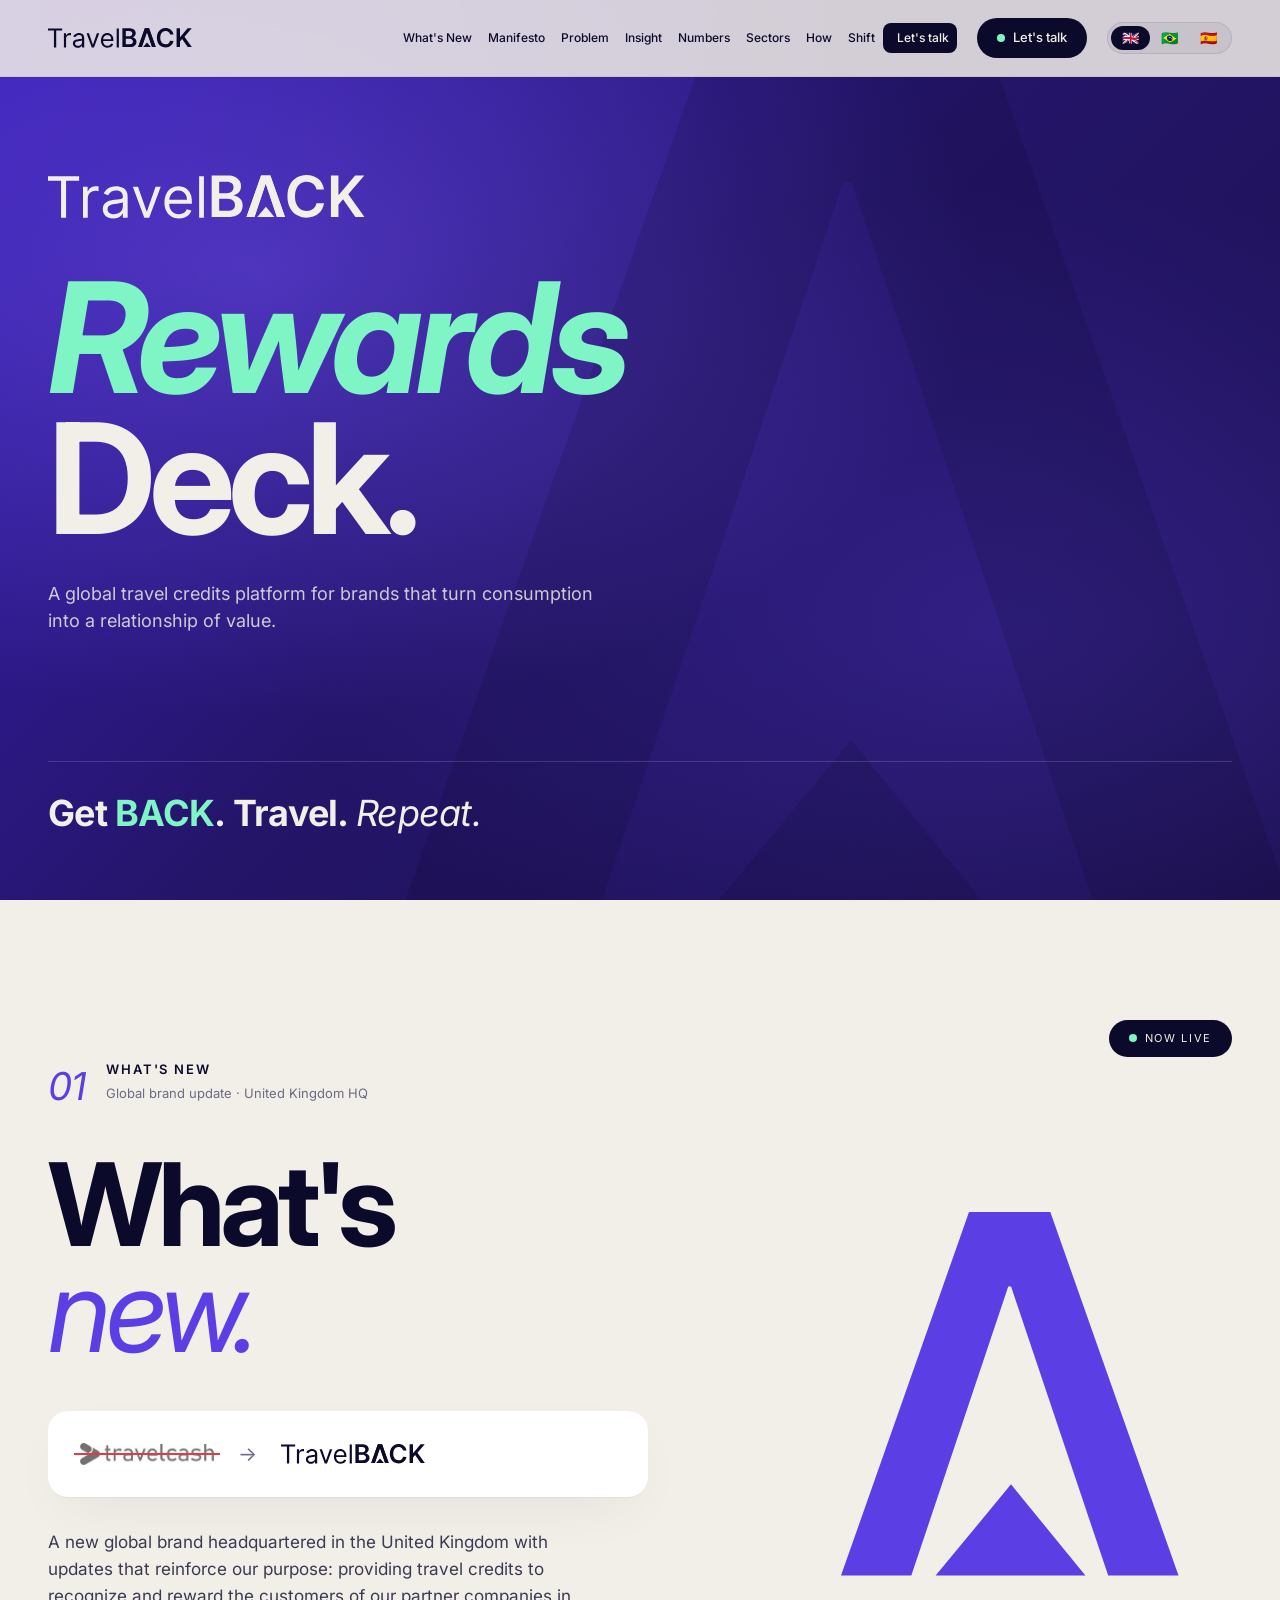
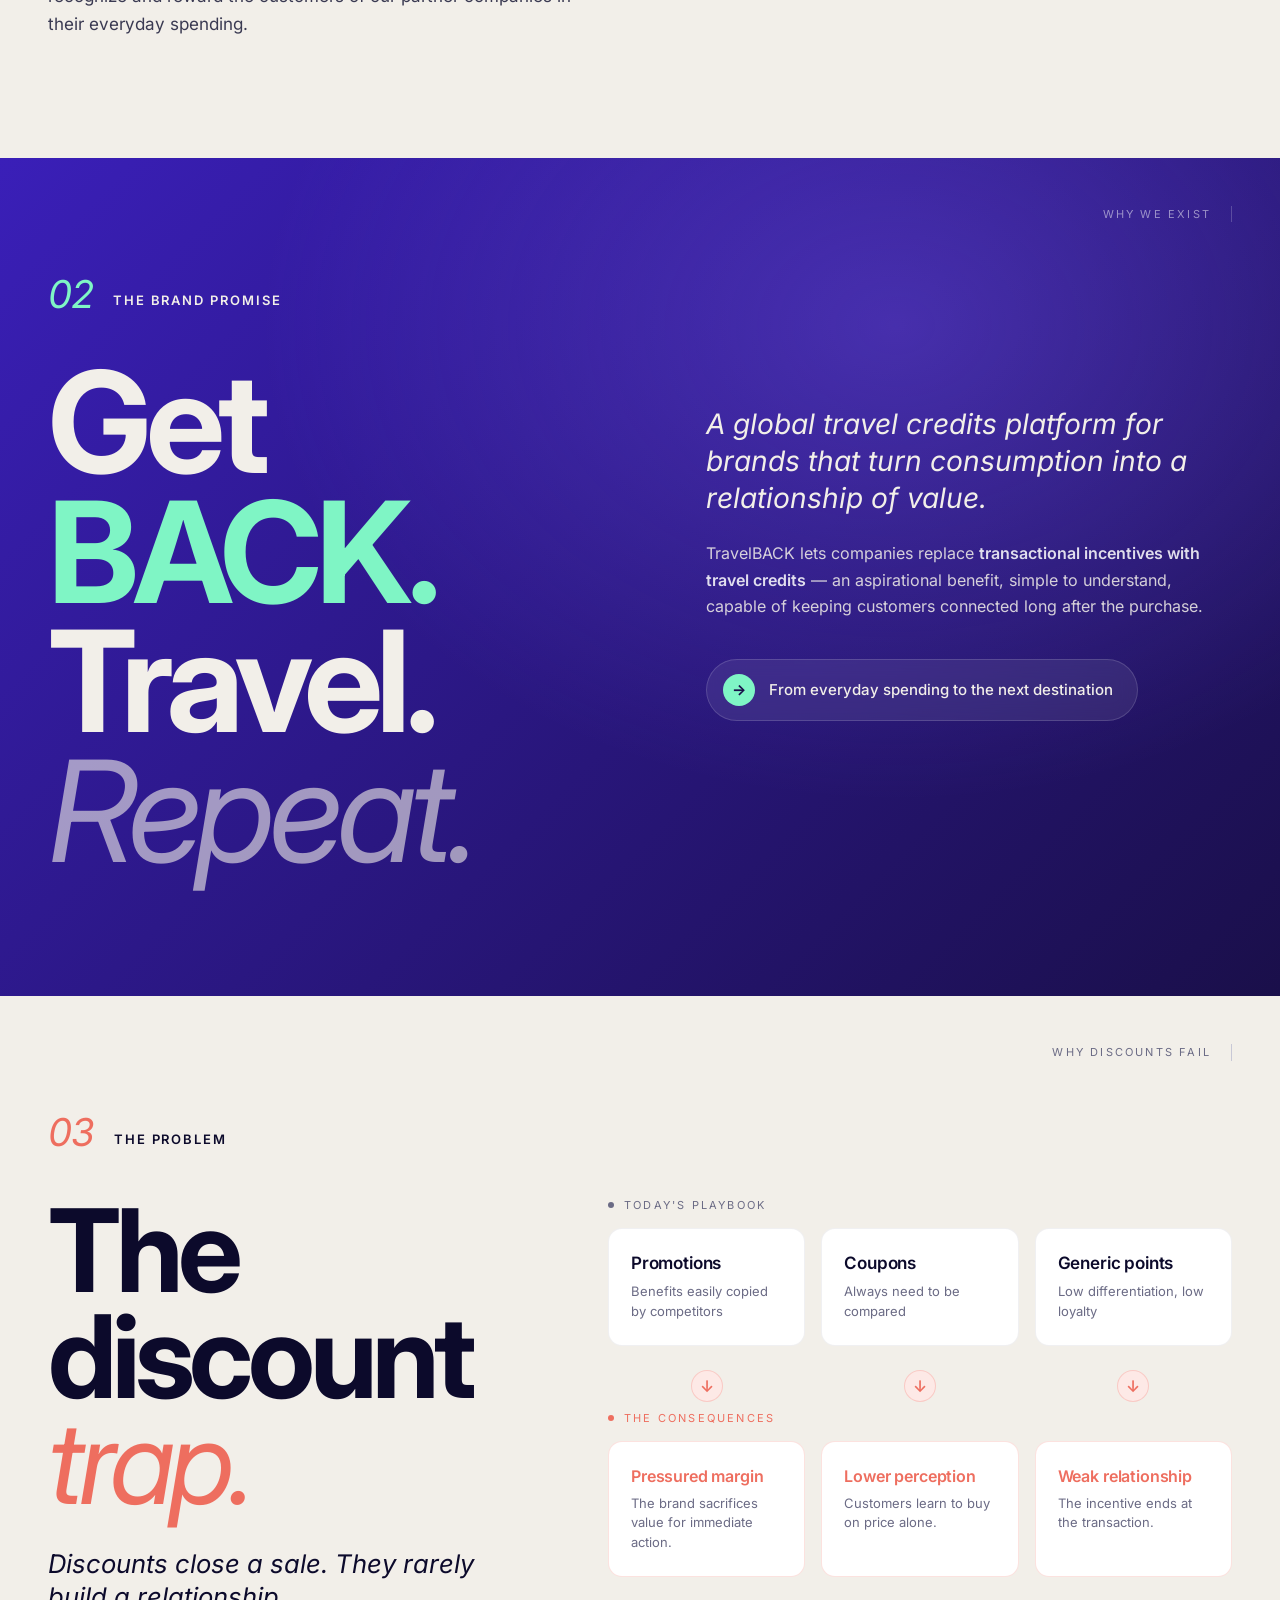
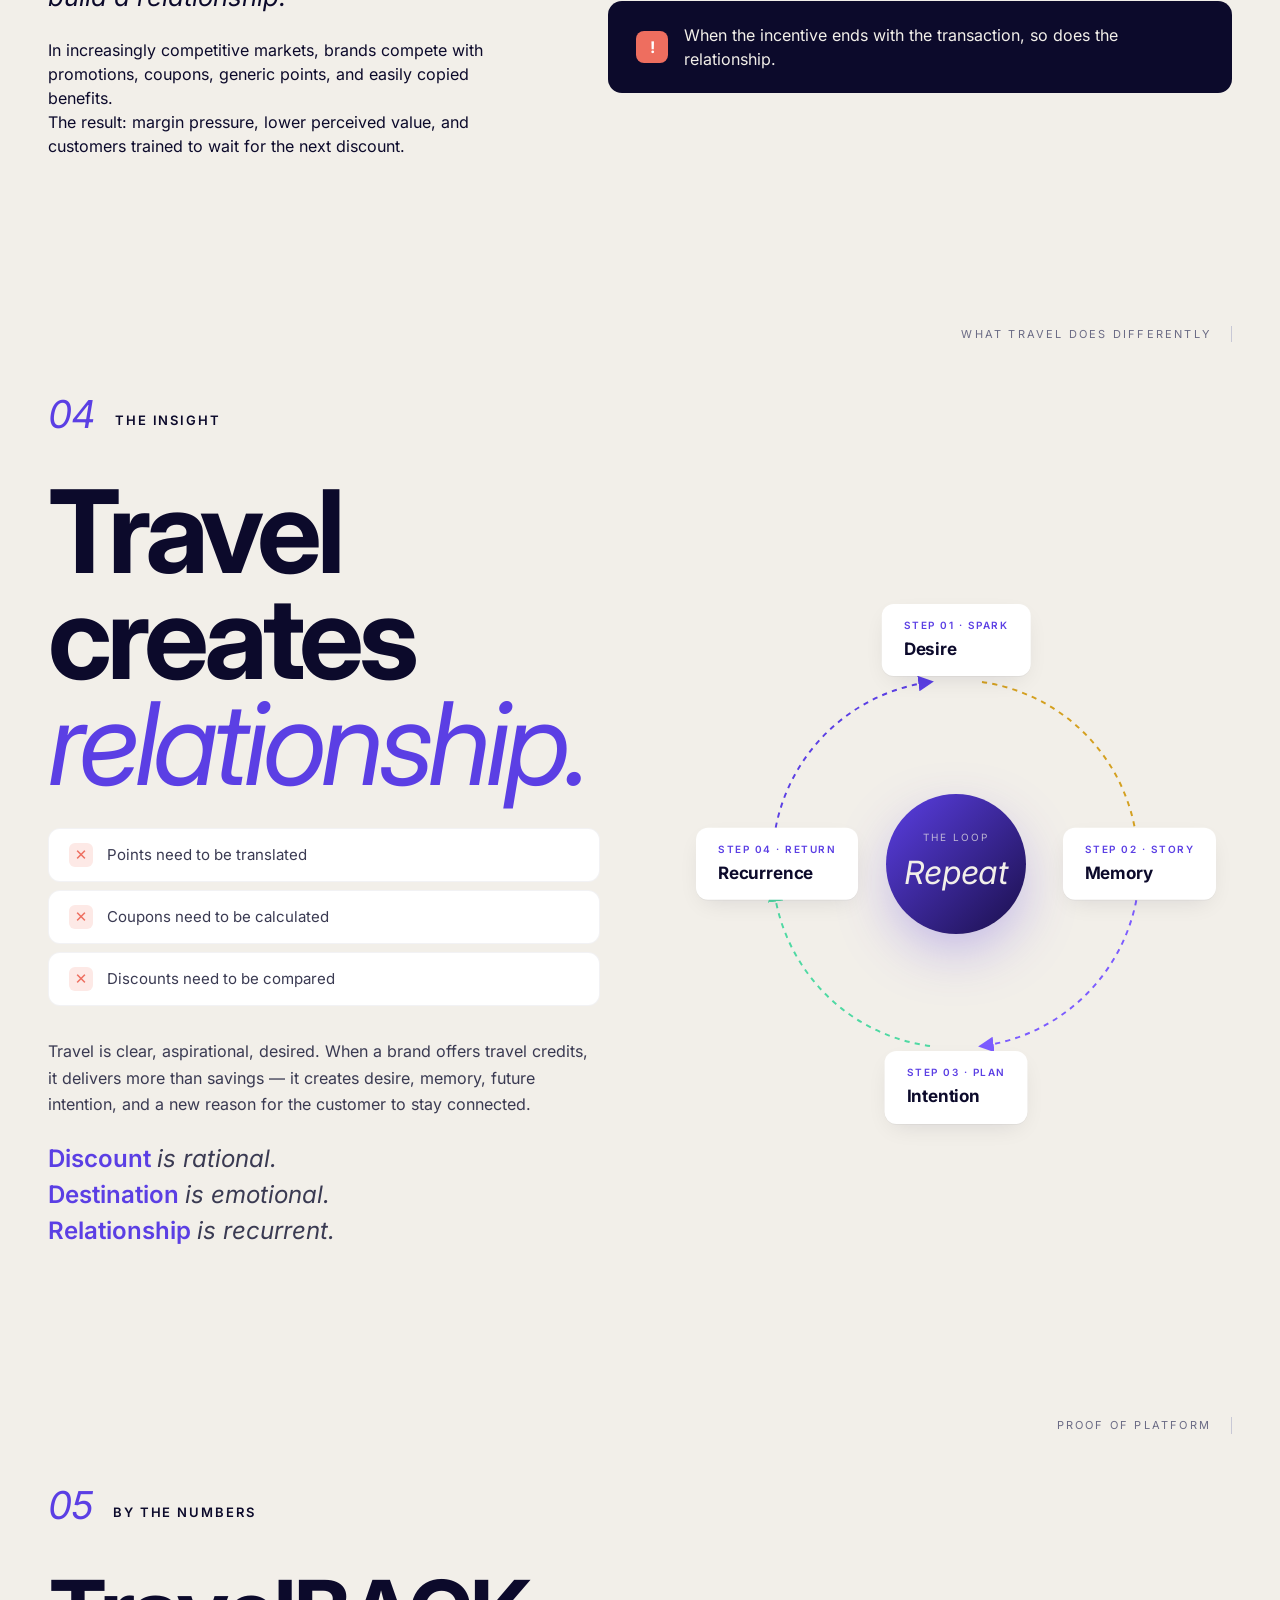
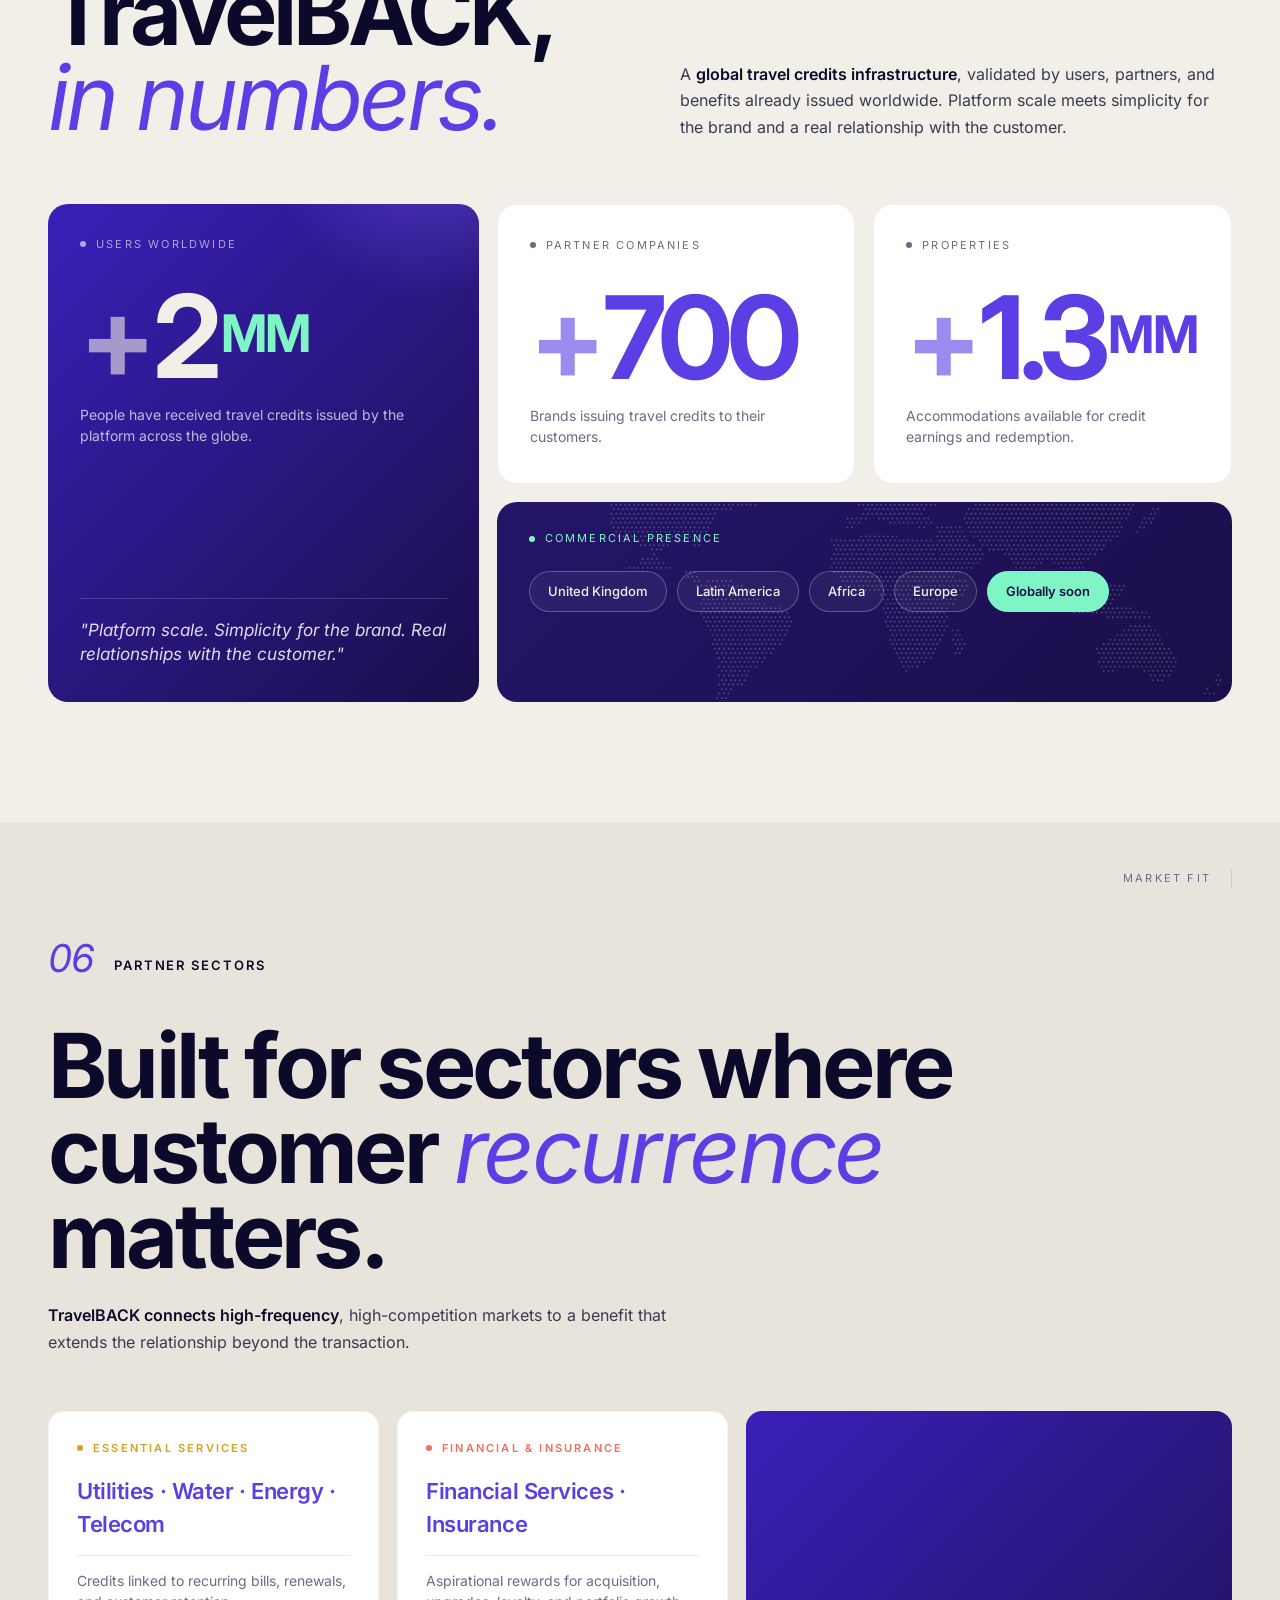
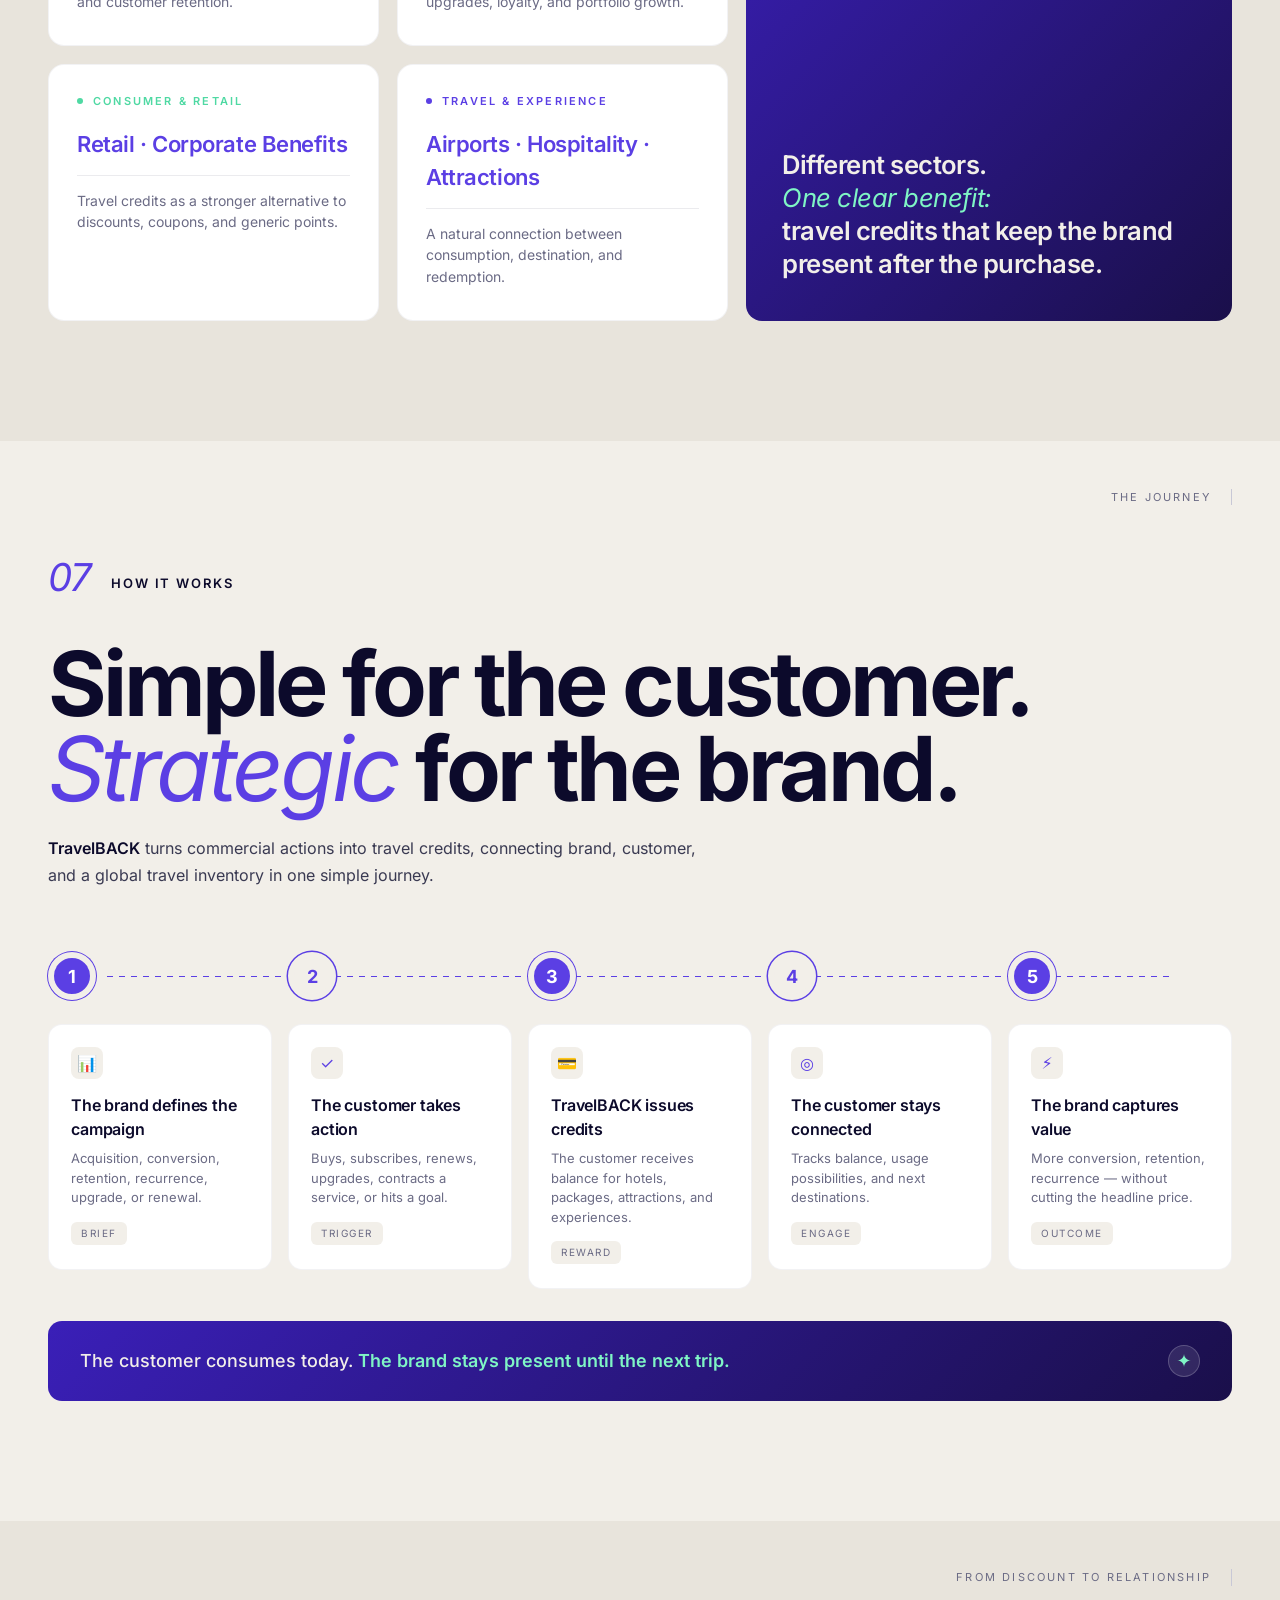
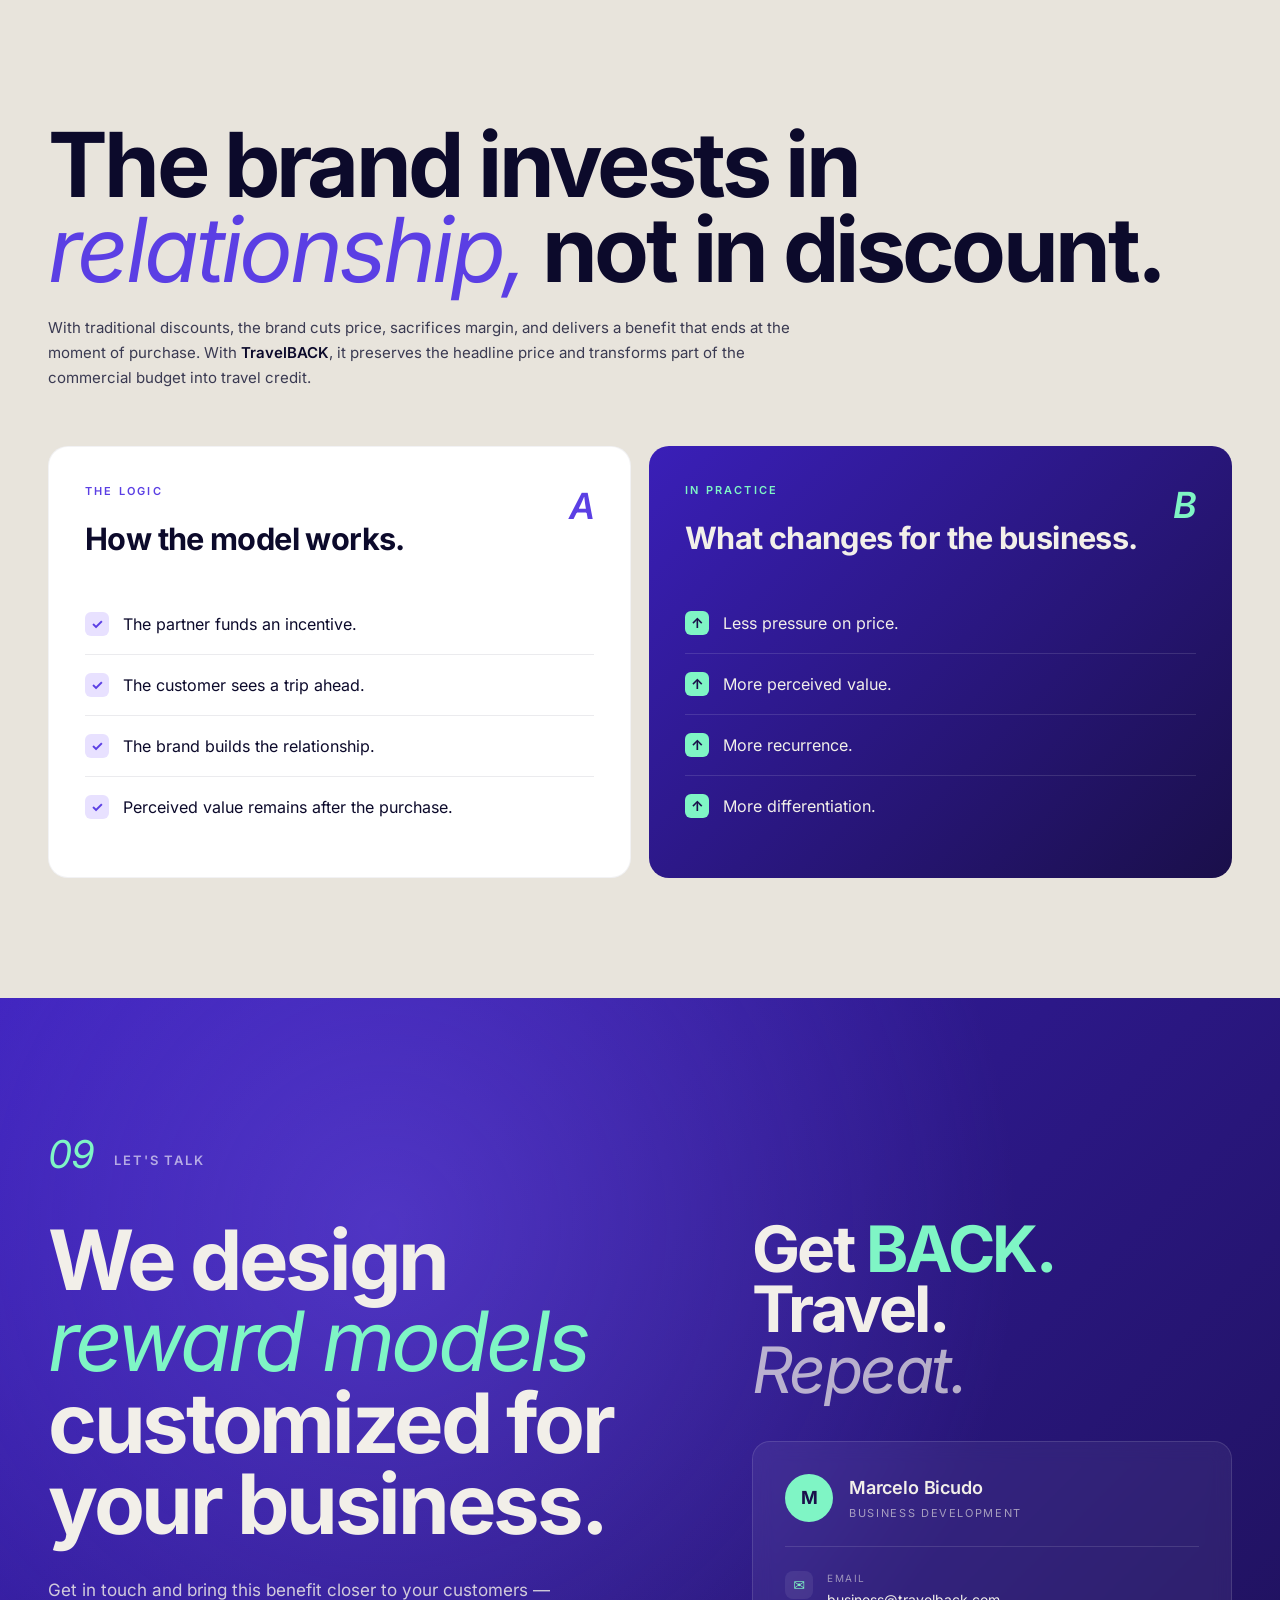
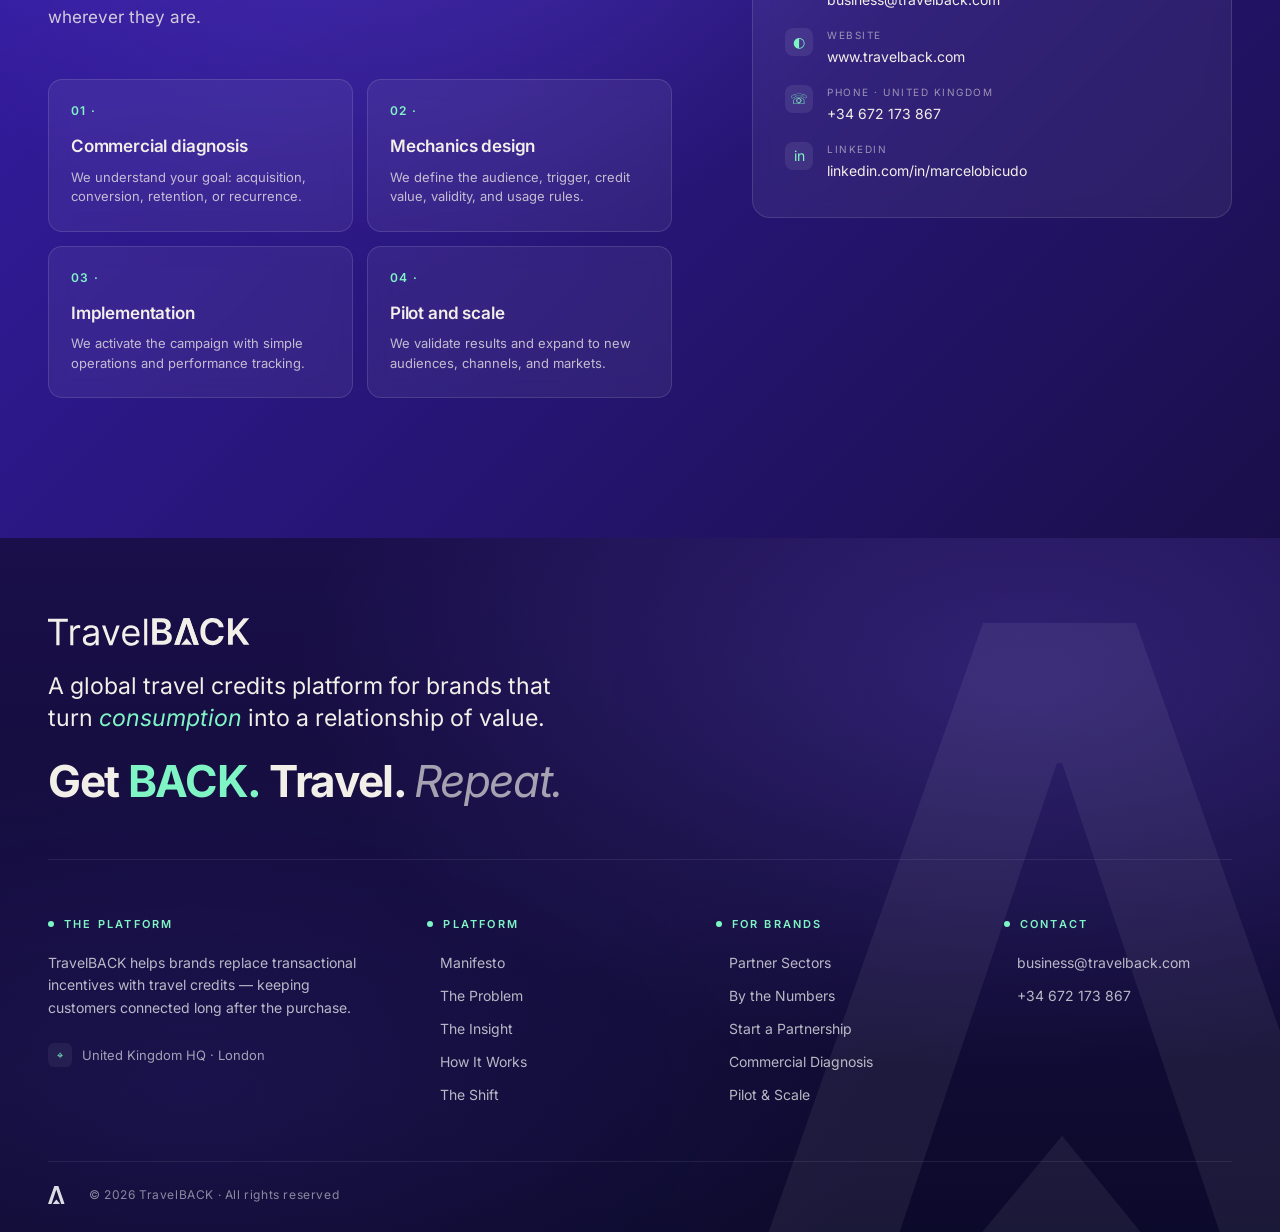
<file: index.html>
<!DOCTYPE html>
<html lang="pt-BR">
<head>
<meta charset="UTF-8">
<meta name="viewport" content="width=device-width, initial-scale=1.0, viewport-fit=cover">
<meta name="theme-color" content="#1a0f4a">
<title>TravelBACK — Get BACK. Travel. Repeat.</title>
<link rel="preconnect" href="https://fonts.googleapis.com">
<link rel="preconnect" href="https://fonts.gstatic.com" crossorigin>
<link href="https://fonts.googleapis.com/css2?family=Inter:ital,opsz,wght@0,14..32,300..800;1,14..32,300..800&display=swap" rel="stylesheet">
<style>
  :root{
    --violet-900:#1a0f4a;
    --violet-800:#241569;
    --violet-700:#3a1fb8;
    --violet-600:#5b3fe4;
    --violet-500:#7c5cff;
    --violet-100:#e8e1ff;
    --mint:#7ff5c5;
    --mint-dark:#4fd9a3;
    --cream:#f2efe9;
    --cream-dark:#e8e4dc;
    --ink:#0c0a2b;
    --coral:#ee6e5f;
    --coral-soft:#fde9e6;
    --gray-700:#3a3a52;
    --gray-500:#6b6b85;
    --gray-300:#c8c8d6;
    --max-width: 1280px;
  }
  *{margin:0;padding:0;box-sizing:border-box}
  html{scroll-behavior:smooth}
  body{
    font-family:'Inter', system-ui, -apple-system, sans-serif;
    background:var(--cream);
    color:var(--ink);
    line-height:1.5;
    overflow-x:hidden;
    font-variation-settings: "opsz" 14;
  }
  .italic-serif{font-family:'Inter', sans-serif; font-style:italic; font-weight:400}
  .italic{font-style:italic}

  /* ============ BRAND ASSETS (reusable SVGs) ============ */
  /* fill é aplicado no SVG (herda via use → shadow DOM) */
  .brand-logo{
    height:22px; width:auto; display:block;
    aspect-ratio:310/43;
    color:var(--ink);
    fill:currentColor;
    flex-shrink:0;
  }
  .brand-mark{
    width:auto; height:100%; display:block;
    aspect-ratio:82/88;
    color:var(--violet-600);
    fill:currentColor;
  }

  /* Section anchor offset (compensar nav fixa) */
  section[id], header[id]{scroll-margin-top:90px}

  /* ============ NAV ============ */
  nav{
    position:fixed; top:0; left:0; right:0; z-index:100;
    background:rgba(242,239,233,0.85);
    backdrop-filter: blur(16px);
    -webkit-backdrop-filter: blur(16px);
    border-bottom:1px solid rgba(12,10,43,0.06);
  }
  .nav-inner{
    padding:18px 48px;
    display:flex; align-items:center; justify-content:space-between;
    gap:32px;
  }
  .nav-logo{
    display:flex; align-items:center; text-decoration:none;
    margin-right:auto;
    flex-shrink:0;
  }
  .nav-logo .brand-logo{height:20px; color:var(--ink)}

  .nav-links{display:flex; gap:2px; font-size:12.5px; font-weight:500}
  .nav-links a{
    color:var(--ink); text-decoration:none;
    padding:6px 10px; border-radius:8px;
    display:inline-flex; align-items:center; gap:6px;
    transition:background .2s, color .2s;
  }
  .nav-links a .nn{
    font-family:'Inter', sans-serif; font-style:italic;
    color:var(--violet-600); font-size:11px; font-weight:400;
    opacity:0.7;
  }
  .nav-links a:hover{background:rgba(91,63,228,0.08); color:var(--violet-700)}
  .nav-links a.active{background:var(--ink); color:var(--cream)}
  .nav-links a.active .nn{color:var(--mint); opacity:1}

  .nav-cta{
    background:var(--ink); color:var(--cream);
    padding:10px 20px; border-radius:100px; text-decoration:none;
    font-size:13px; font-weight:500;
    display:inline-flex; align-items:center; gap:8px;
    white-space:nowrap;
    transition:transform .2s, background .2s;
  }
  .nav-cta:hover{transform:translateY(-1px); background:var(--violet-600)}
  .nav-cta .dot{width:8px; height:8px; border-radius:50%; background:var(--mint); display:inline-block}

  .nav-mobile-cta{display:none}

  /* ============ BACK TO TOP ============ */
  .back-to-top{
    position:fixed; bottom:24px; right:24px; z-index:90;
    width:48px; height:48px; border-radius:50%;
    background:var(--ink); color:var(--cream);
    display:flex; align-items:center; justify-content:center;
    text-decoration:none; font-size:18px;
    opacity:0; transform:translateY(10px); pointer-events:none;
    transition:opacity .3s, transform .3s, background .2s;
    border:none; cursor:pointer;
    box-shadow:0 10px 30px -10px rgba(12,10,43,0.4);
  }
  .back-to-top.show{opacity:1; transform:none; pointer-events:auto}
  .back-to-top:hover{background:var(--violet-600); transform:translateY(-2px)}

  /* ============ HERO ============ */
  .hero{
    min-height:100vh;
    background:
      radial-gradient(ellipse at 20% 30%, rgba(124,92,255,0.4) 0%, transparent 50%),
      radial-gradient(ellipse at 80% 70%, rgba(91,63,228,0.3) 0%, transparent 50%),
      linear-gradient(135deg, var(--violet-700) 0%, var(--violet-800) 50%, var(--violet-900) 100%);
    color:var(--cream);
    position:relative;
    overflow:hidden;
  }
  .hero-inner{
    max-width:var(--max-width);
    margin:0 auto;
    padding:140px 48px 60px;
    min-height:100vh;
    display:flex; flex-direction:column; justify-content:space-between;
    position:relative; z-index:1;
  }
  /* Background watermark grafismo (the "A") */
  .hero-watermark{
    position:absolute; top:0; right:-4%; bottom:-8%;
    width:75%; max-width:1100px;
    display:flex; align-items:center; justify-content:flex-end;
    pointer-events:none;
    opacity:0.10;
    z-index:0;
  }
  .hero-watermark svg{
    width:100%; height:auto;
    color:#ffffff;
  }

  .hero-top{
    display:flex; justify-content:space-between; align-items:center;
    font-size:11px; letter-spacing:0.2em; text-transform:uppercase;
    opacity:0.7;
    flex-wrap:wrap; gap:16px;
  }
  .hero-meta{display:flex; gap:24px; align-items:center}
  .hero-meta span{display:flex; align-items:center; gap:12px}
  .hero-meta span::after{content:'—'; opacity:0.5}
  .hero-meta span:last-child::after{display:none}
  .badge{
    padding:8px 16px; border:1px solid rgba(255,255,255,0.25); border-radius:100px;
    display:inline-flex; align-items:center; gap:8px;
    font-size:11px; letter-spacing:0.15em;
  }
  .badge .dot{width:6px; height:6px; border-radius:50%; background:var(--mint)}

  .hero-content{max-width:1000px}
  .hero-eyebrow{
    font-size:11px; letter-spacing:0.25em; text-transform:uppercase;
    opacity:0; margin-bottom:32px;
    display:flex; align-items:center; gap:16px;
  }
  .hero-eyebrow::before{content:''; width:48px; height:1px; background:currentColor}

  .hero-wordmark{margin-bottom:48px}
  .hero-wordmark .brand-logo{
    height:clamp(28px, 4vw, 44px);
    color:var(--cream);
  }

  h1.hero-title{
    font-size:clamp(64px, 12vw, 180px);
    line-height:0.92;
    font-weight:700;
    letter-spacing:-0.045em;
    margin-bottom:32px;
    font-variation-settings: "opsz" 96;
  }
  .hero-title .mint{color:var(--mint)}
  .hero-title .deck{display:block}

  .hero-sub{
    font-size:clamp(16px, 1.4vw, 20px);
    max-width:560px;
    opacity:0.82;
    line-height:1.5;
    margin-bottom:64px;
  }

  .hero-bottom-row{
    display:flex; align-items:flex-end; gap:48px;
    flex-wrap:wrap;
  }
  .year-block{
    font-size:clamp(56px, 7vw, 96px);
    font-weight:700; line-height:0.85; letter-spacing:-0.04em;
  }
  .year-meta{font-size:12px; letter-spacing:0.2em; opacity:0.6; margin-bottom:12px; text-transform:uppercase}
  .year-desc{font-size:14px; opacity:0.75; max-width:360px; line-height:1.5; flex:1; min-width:280px; padding-bottom:6px}

  .tagline-strip{
    border-top:1px solid rgba(255,255,255,0.15);
    margin-top:60px; padding-top:24px;
    display:flex; justify-content:space-between; align-items:center;
    font-size:clamp(24px, 3vw, 36px);
    font-weight:700; letter-spacing:-0.02em;
    flex-wrap:wrap; gap:16px;
  }
  .tagline-strip .coords{font-size:11px; letter-spacing:0.15em; opacity:0.5; font-weight:400; text-align:right}
  .tagline-strip .mint{color:var(--mint)}

  /* ============ SECTION GENERAL ============ */
  section{padding:120px 48px; position:relative}
  .container{max-width:var(--max-width); margin:0 auto}
  .section-eyebrow{
    display:flex; align-items:flex-end; gap:20px;
    margin-bottom:48px; font-size:13px; letter-spacing:0.15em; text-transform:uppercase;
  }
  .section-num{
    font-size:clamp(28px, 3vw, 42px); font-weight:400;
    color:var(--violet-600); letter-spacing:-0.03em;
    font-family:'Inter', sans-serif; font-style:italic;
    line-height:0.85;
  }
  .section-label{color:var(--ink); font-weight:600}

  h2.section-title{
    font-size:clamp(64px, 9vw, 140px);
    line-height:0.92;
    font-weight:700;
    letter-spacing:-0.045em;
    margin-bottom:32px;
    font-variation-settings: "opsz" 96;
  }
  h2.section-title .accent{color:var(--violet-600)}
  h2.section-title .coral{color:var(--coral)}

  .section-corner{
    position:absolute; top:48px; right:48px;
    font-size:11px; letter-spacing:0.2em; text-transform:uppercase;
    color:var(--gray-500);
    display:flex; gap:20px;
  }
  .section-corner::after{content:''; width:1px; background:var(--gray-300); flex-shrink:0}

  /* ============ WHAT'S NEW ============ */
  .whatsnew{padding-top:160px}
  .whatsnew-grid{
    display:grid; grid-template-columns: 1.2fr 0.8fr; gap:80px; align-items:center;
  }
  .live-badge{
    position:absolute; top:120px; right:48px;
    background:var(--ink); color:var(--cream);
    padding:10px 20px; border-radius:100px;
    font-size:11px; letter-spacing:0.15em; text-transform:uppercase;
    display:inline-flex; align-items:center; gap:8px;
  }
  .live-badge .dot{
    width:8px; height:8px; background:var(--mint); border-radius:50%;
    animation: pulse 2s infinite;
  }
  @keyframes pulse{
    0%,100%{opacity:1; transform:scale(1)}
    50%{opacity:0.6; transform:scale(1.3)}
  }
  .rebrand-card{
    background:white; border-radius:20px; padding:28px 32px;
    display:flex; align-items:center; gap:24px;
    margin:48px 0 32px;
    box-shadow: 0 1px 0 rgba(12,10,43,0.04), 0 20px 60px -20px rgba(12,10,43,0.08);
    max-width:600px;
  }
  .old-logo{
    position:relative;
    display:inline-flex; align-items:center;
    height:22px;
  }
  .old-logo img{
    height:100%; width:auto; display:block;
    filter:grayscale(100%);
    opacity:0.55;
  }
  .old-logo::after{
    content:''; position:absolute;
    left:-6px; right:-6px; top:50%;
    height:2px;
    background:#e63946;
    transform:translateY(-50%);
  }
  .arrow-right{font-size:20px; color:var(--gray-500)}
  .rebrand-new .brand-logo{height:20px; color:var(--ink)}

  .whatsnew-desc{
    font-size:17px; color:var(--gray-700); max-width:560px; line-height:1.6;
  }

  /* The big "A" graphic in section 01 */
  .big-mark{
    width:100%; max-width:340px;
    aspect-ratio:82/88;
    justify-self:center;
    display:flex; align-items:center; justify-content:center;
  }
  .big-mark .brand-mark{
    width:100%; height:auto;
    color:var(--violet-600);
  }

  /* ============ MANIFESTO ============ */
  .manifesto{
    background:
      radial-gradient(ellipse at 70% 20%, rgba(124,92,255,0.35) 0%, transparent 50%),
      linear-gradient(135deg, var(--violet-700) 0%, var(--violet-900) 100%);
    color:var(--cream);
    overflow:hidden;
  }
  .manifesto .section-num{color:var(--mint)}
  .manifesto .section-label{color:var(--cream)}
  .manifesto .section-corner{color:rgba(255,255,255,0.5)}
  .manifesto .section-corner::after{background:rgba(255,255,255,0.2)}
  .manifesto-grid{
    display:grid; grid-template-columns: 1.1fr 1fr; gap:80px; align-items:start;
  }
  h2.manifesto-title{
    font-size:clamp(60px, 11vw, 160px);
    line-height:0.92; font-weight:700; letter-spacing:-0.045em;
    font-variation-settings: "opsz" 96;
  }
  h2.manifesto-title .mint{color:var(--mint)}
  h2.manifesto-title .ghost{opacity:0.6; font-family:'Inter', sans-serif; font-style:italic; font-weight:400}

  .manifesto-side{padding-top:48px}
  .manifesto-quote{
    font-size:clamp(22px, 2.2vw, 30px);
    font-family:'Inter', sans-serif; font-style:italic; font-weight:400;
    line-height:1.3; margin-bottom:24px;
  }
  .manifesto-body{
    font-size:16px; line-height:1.65; opacity:0.85; margin-bottom:40px;
  }
  .manifesto-body strong{font-weight:600; color:white}

  .manifesto-chip{
    display:inline-flex; align-items:center; gap:14px;
    background:rgba(255,255,255,0.08); border:1px solid rgba(255,255,255,0.15);
    backdrop-filter: blur(10px);
    padding:14px 24px 14px 16px; border-radius:100px;
    font-size:15px; font-weight:500;
    text-decoration:none; color:var(--cream);
    transition:background .25s, transform .25s;
  }
  .manifesto-chip:hover{background:rgba(255,255,255,0.12); transform:translateY(-2px)}
  .manifesto-chip .arrow{
    width:32px; height:32px; border-radius:50%;
    background:var(--mint); color:var(--violet-900);
    display:inline-flex; align-items:center; justify-content:center;
    font-weight:700;
  }

  /* ============ PROBLEM ============ */
  .problem .section-num{color:var(--coral)}
  .problem-grid{
    display:grid; grid-template-columns: 1fr 1.3fr; gap:80px; align-items:start;
  }
  .problem-text p{
    font-size:16px; color:var(--gray-700); line-height:1.65; margin-bottom:16px;
  }
  .problem-lead{
    font-family:'Inter', sans-serif; font-style:italic; font-weight:400;
    font-size:clamp(22px, 2vw, 26px) !important;
    color:var(--ink) !important; margin-bottom:24px !important;
    line-height:1.3 !important;
  }

  .playbook{margin-bottom:8px}
  .playbook-label{
    font-size:11px; letter-spacing:0.2em; text-transform:uppercase;
    color:var(--gray-500); margin-bottom:14px;
    display:flex; align-items:center; gap:10px;
  }
  .playbook-label::before{content:''; width:6px; height:6px; border-radius:50%; background:var(--gray-500)}

  .problem-cards{display:grid; grid-template-columns: repeat(3, 1fr); gap:16px; margin-bottom:24px}
  .pcard{
    background:white; padding:22px 22px 24px; border-radius:14px;
    border:1px solid rgba(12,10,43,0.06);
  }
  .pcard h4{font-size:17px; font-weight:600; margin-bottom:6px; letter-spacing:-0.01em}
  .pcard p{font-size:13px; color:var(--gray-500); line-height:1.5}

  .arrow-down-row{
    display:grid; grid-template-columns:repeat(3,1fr); gap:16px; margin:8px 0;
    place-items:center;
  }
  .arrow-circle{
    width:32px; height:32px; border-radius:50%;
    background:var(--coral-soft); border:1px solid rgba(238,110,95,0.25);
    display:flex; align-items:center; justify-content:center;
    color:var(--coral); font-weight:600;
  }

  .consequences-label{color:var(--coral)}
  .consequences-label::before{background:var(--coral) !important}
  .ccard{
    background:white; padding:22px 22px 24px; border-radius:14px;
    border:1px solid rgba(238,110,95,0.2);
  }
  .ccard h4{font-size:16px; font-weight:600; margin-bottom:6px; color:var(--coral); letter-spacing:-0.01em}
  .ccard p{font-size:13px; color:var(--gray-500); line-height:1.5}

  .conclusion-bar{
    background:var(--ink); color:var(--cream);
    padding:22px 28px; border-radius:14px;
    display:flex; align-items:center; gap:16px;
    margin-top:24px;
    font-size:16px;
  }
  .conclusion-bar .icon{
    width:32px; height:32px; border-radius:8px;
    background:var(--coral); color:white;
    display:flex; align-items:center; justify-content:center;
    flex-shrink:0; font-weight:700;
  }

  /* ============ INSIGHT ============ */
  .insight .section-num{color:var(--violet-600)}
  .insight-grid{
    display:grid; grid-template-columns: 1fr 1fr; gap:80px; align-items:center;
  }
  h2.insight-title .accent{color:var(--violet-600); font-family:'Inter', sans-serif; font-style:italic; font-weight:400}
  .reject-list{margin:32px 0}
  .reject-item{
    background:white; padding:14px 20px; border-radius:12px;
    margin-bottom:8px; display:flex; align-items:center; gap:14px;
    border:1px solid rgba(12,10,43,0.05);
    font-size:15px; color:var(--gray-700);
  }
  .reject-item .x{
    width:24px; height:24px; border-radius:6px;
    background:var(--coral-soft); color:var(--coral);
    display:flex; align-items:center; justify-content:center;
    font-weight:700; flex-shrink:0;
  }
  .insight-body{font-size:16px; color:var(--gray-700); line-height:1.65; margin:24px 0}
  .insight-tagline{
    font-size:clamp(20px, 1.9vw, 24px);
    line-height:1.5;
    color:var(--ink);
    font-weight:500;
  }
  .insight-tagline .violet{color:var(--violet-600); font-weight:600}
  .insight-tagline em{font-family:'Inter', sans-serif; font-style:italic; font-weight:400; color:var(--gray-700)}

  /* The Loop */
  .loop-wrap{
    position:relative; width:100%; aspect-ratio:1; max-width:520px;
    margin:0 auto;
  }
  .loop-svg{position:absolute; inset:0; width:100%; height:100%}
  .loop-center{
    position:absolute; left:50%; top:50%; transform:translate(-50%,-50%);
    width:140px; height:140px; border-radius:50%;
    background: linear-gradient(135deg, var(--violet-600), var(--violet-900));
    color:var(--cream);
    display:flex; flex-direction:column; align-items:center; justify-content:center;
    text-align:center; box-shadow: 0 20px 60px -10px rgba(91,63,228,0.4);
  }
  .loop-center .small{font-size:10px; letter-spacing:0.2em; opacity:0.7; text-transform:uppercase}
  .loop-center .big{font-family:'Inter', sans-serif; font-style:italic; font-size:32px; font-weight:400; margin-top:4px; letter-spacing:-0.02em}

  .loop-step{
    position:absolute;
    background:white;
    padding:14px 22px; border-radius:12px;
    box-shadow: 0 8px 24px -8px rgba(12,10,43,0.12), 0 1px 0 rgba(12,10,43,0.04);
    min-width:140px;
  }
  .loop-step .lbl{
    font-size:10px; letter-spacing:0.15em; text-transform:uppercase;
    color:var(--violet-600); font-weight:600; margin-bottom:4px;
  }
  .loop-step .nm{font-size:17px; font-weight:700; letter-spacing:-0.01em}
  .loop-step.s1{top:0; left:50%; transform:translateX(-50%)}
  .loop-step.s2{top:50%; right:0; transform:translateY(-50%)}
  .loop-step.s3{bottom:0; left:50%; transform:translateX(-50%)}
  .loop-step.s4{top:50%; left:0; transform:translateY(-50%)}

  /* ============ NUMBERS ============ */
  .numbers{padding-top:120px}
  .numbers .section-num{color:var(--violet-600)}
  .numbers-header{
    display:grid; grid-template-columns: 1fr 1fr; gap:80px; margin-bottom:64px; align-items:end;
  }
  h2.numbers-title{font-size:clamp(56px,7vw,96px); font-weight:700; line-height:0.95; letter-spacing:-0.045em}
  .numbers-title .accent{color:var(--violet-600); font-family:'Inter', sans-serif; font-style:italic; font-weight:400}
  .numbers-intro{font-size:16px; color:var(--gray-700); line-height:1.65}
  .numbers-intro strong{font-weight:600; color:var(--ink)}

  .numbers-grid{
    display:grid; grid-template-columns: 1.2fr 1fr 1fr; grid-template-rows: auto auto;
    gap:18px;
  }
  .num-card{
    border-radius:20px; padding:32px 32px 36px;
    display:flex; flex-direction:column; justify-content:space-between;
    min-height:240px;
  }
  .num-hero{
    grid-row: span 2;
    background:linear-gradient(135deg, var(--violet-700), var(--violet-900));
    color:var(--cream);
    overflow:hidden; position:relative;
  }
  .num-hero::before{
    content:''; position:absolute; top:-50%; right:-30%; width:80%; aspect-ratio:1;
    background:radial-gradient(circle, rgba(124,92,255,0.5) 0%, transparent 70%);
    pointer-events:none;
  }
  .num-light{background:white; border:1px solid rgba(12,10,43,0.06)}
  .num-label{
    font-size:11px; letter-spacing:0.2em; text-transform:uppercase;
    color:var(--gray-500); margin-bottom:auto;
    display:flex; align-items:center; gap:10px; position:relative; z-index:1;
  }
  .num-light .num-label{color:var(--gray-500)}
  .num-hero .num-label{color:rgba(255,255,255,0.6)}
  .num-label::before{
    content:''; width:6px; height:6px; border-radius:50%; background:currentColor;
  }
  .num-big{
    font-size:clamp(68px, 9vw, 130px);
    line-height:0.9; font-weight:700; letter-spacing:-0.05em;
    color:var(--violet-600); margin:32px 0 16px;
    position:relative; z-index:1;
    font-variation-settings: "opsz" 96;
  }
  .num-hero .num-big{color:var(--cream)}
  .num-big .unit{font-size:0.45em; vertical-align:0.5em; margin-left:4px; letter-spacing:-0.02em}
  .num-hero .num-big .unit{color:var(--mint)}
  .num-big .plus{color:inherit; opacity:0.6; margin-right:4px}
  .num-desc{font-size:14px; color:var(--gray-500); line-height:1.5; position:relative; z-index:1}
  .num-hero .num-desc{color:rgba(255,255,255,0.7)}
  .num-hero-quote{
    position:relative; z-index:1;
    border-top:1px solid rgba(255,255,255,0.15);
    margin-top:24px; padding-top:20px;
    font-family:'Inter', sans-serif; font-style:italic;
    font-size:17px; line-height:1.4; color:rgba(255,255,255,0.85);
  }

  .map-card{
    grid-column: span 2;
    background:linear-gradient(135deg, var(--violet-800), var(--violet-900));
    color:var(--cream); padding:28px 32px;
    border-radius:20px; min-height:200px;
    position:relative; overflow:hidden;
  }
  .map-card .num-label{color:var(--mint); margin-bottom:24px; position:relative; z-index:1}
  .map-bg{
    position:absolute; inset:0;
    width:100%; height:100%;
    opacity:0.22;
    pointer-events:none;
    fill:white;
  }
  .region-pills{display:flex; gap:10px; flex-wrap:wrap; position:relative; z-index:1}  .region-pill{
    padding:10px 18px; border-radius:100px;
    border:1px solid rgba(255,255,255,0.25);
    font-size:13px; font-weight:500;
    background:rgba(255,255,255,0.05);
  }
  .region-pill.active{
    background:var(--mint); color:var(--violet-900); border-color:var(--mint);
    font-weight:600;
  }

  /* ============ SECTORS ============ */
  .sectors{background:var(--cream-dark)}
  .sectors .section-num{color:var(--violet-600)}
  h2.sectors-title{font-size:clamp(54px,7vw,96px); font-weight:700; line-height:0.95; letter-spacing:-0.04em; max-width:1100px; margin-bottom:24px}
  .sectors-title .accent{color:var(--violet-600); font-family:'Inter', sans-serif; font-style:italic; font-weight:400}
  .sectors-intro{font-size:16px; color:var(--gray-700); line-height:1.65; max-width:680px; margin-bottom:56px}
  .sectors-intro strong{font-weight:600; color:var(--ink)}

  .sectors-grid{
    display:grid; grid-template-columns: 1.4fr 1fr; gap:18px;
  }
  .sectors-cards{
    display:grid; grid-template-columns: 1fr 1fr; gap:18px;
  }
  .scard{
    background:white; padding:28px 28px 32px; border-radius:16px;
    border:1px solid rgba(12,10,43,0.05);
  }
  .scard .tag{
    font-size:11px; letter-spacing:0.2em; text-transform:uppercase;
    font-weight:600; margin-bottom:18px;
    display:flex; align-items:center; gap:10px;
  }
  .scard .tag::before{content:''; width:6px; height:6px; border-radius:50%; background:currentColor}
  .scard.t-yellow .tag{color:#d4a020}
  .scard.t-coral .tag{color:var(--coral)}
  .scard.t-mint .tag{color:var(--mint-dark)}
  .scard.t-purple .tag{color:var(--violet-600)}
  .scard h3{
    font-size:22px; font-weight:600; letter-spacing:-0.02em;
    color:var(--violet-600); margin-bottom:14px;
    padding-bottom:14px; border-bottom:1px solid rgba(12,10,43,0.08);
  }
  .scard p{font-size:14px; color:var(--gray-500); line-height:1.55}

  .sectors-cta{
    background:linear-gradient(135deg, var(--violet-700), var(--violet-900));
    color:var(--cream); padding:36px 36px 40px;
    border-radius:16px;
    display:flex; flex-direction:column; justify-content:flex-end;
    font-size:clamp(22px, 2vw, 28px); font-weight:600; letter-spacing:-0.02em;
    line-height:1.3;
  }
  .sectors-cta em{color:var(--mint); font-family:'Inter', sans-serif; font-style:italic; font-weight:400}

  /* ============ HOW IT WORKS ============ */
  .how .section-num{color:var(--violet-600)}
  h2.how-title{font-size:clamp(54px,7vw,96px); font-weight:700; line-height:0.95; letter-spacing:-0.04em; margin-bottom:24px}
  .how-title .accent{color:var(--violet-600); font-family:'Inter', sans-serif; font-style:italic; font-weight:400}
  .how-intro{font-size:16px; color:var(--gray-700); line-height:1.65; max-width:680px; margin-bottom:64px}
  .how-intro strong{font-weight:600; color:var(--ink)}

  .steps-track{
    position:relative;
    display:grid; grid-template-columns: repeat(5, 1fr); gap:16px;
    margin-bottom:32px;
  }
  .steps-line{
    position:absolute; top:24px; left:5%; right:5%; height:1px;
    background-image:linear-gradient(90deg, var(--violet-600) 0 6px, transparent 6px 12px);
    background-size:12px 1px;
    z-index:0;
  }
  .step{position:relative; z-index:1}
  .step-num{
    width:48px; height:48px; border-radius:50%;
    background:var(--violet-600); color:white;
    display:flex; align-items:center; justify-content:center;
    font-weight:700; font-size:18px;
    margin-bottom:24px;
    border:6px solid var(--cream);
    box-shadow: 0 0 0 1px var(--violet-600);
  }
  .step-num.outline{
    background:var(--cream); color:var(--violet-600);
    box-shadow: 0 0 0 1.5px var(--violet-600);
  }
  .step-card{
    background:white; padding:22px 22px 24px; border-radius:14px;
    border:1px solid rgba(12,10,43,0.05);
    min-height:180px;
    display:flex; flex-direction:column;
  }
  .step-icon{
    width:32px; height:32px; border-radius:8px;
    background:var(--cream); color:var(--violet-600);
    display:flex; align-items:center; justify-content:center;
    margin-bottom:14px; font-size:16px;
  }
  .step-card h4{font-size:16px; font-weight:600; letter-spacing:-0.01em; margin-bottom:8px}
  .step-card p{font-size:13px; color:var(--gray-500); line-height:1.5; flex:1}
  .step-tag{
    align-self:flex-start; margin-top:14px;
    font-size:10px; letter-spacing:0.15em; text-transform:uppercase;
    padding:4px 10px; border-radius:6px;
    background:var(--cream); color:var(--gray-500);
  }

  .how-conclusion{
    background:linear-gradient(135deg, var(--violet-700), var(--violet-900));
    color:var(--cream); padding:24px 32px;
    border-radius:14px;
    display:flex; align-items:center; justify-content:space-between; gap:20px;
    font-size:clamp(15px, 1.4vw, 18px); font-weight:500;
  }
  .how-conclusion .mint{color:var(--mint); font-weight:600}
  .how-conclusion .spinner{
    width:32px; height:32px; border-radius:50%;
    background:rgba(255,255,255,0.1); border:1px solid rgba(255,255,255,0.2);
    display:flex; align-items:center; justify-content:center;
    color:var(--mint); flex-shrink:0;
  }

  /* ============ SHIFT ============ */
  .shift{background:var(--cream-dark)}
  .shift .section-num{color:var(--violet-600)}
  h2.shift-title{font-size:clamp(54px,7vw,96px); font-weight:700; line-height:0.95; letter-spacing:-0.04em; max-width:1200px; margin-bottom:24px}
  .shift-title .accent{color:var(--violet-600); font-family:'Inter', sans-serif; font-style:italic; font-weight:400}
  .shift-intro{font-size:15px; color:var(--gray-700); line-height:1.65; max-width:780px; margin-bottom:56px}
  .shift-intro strong{font-weight:600; color:var(--ink)}

  .shift-grid{display:grid; grid-template-columns:1fr 1fr; gap:18px}
  .shift-card{
    padding:36px 36px 40px; border-radius:20px;
    position:relative; min-height:380px;
  }
  .shift-light{
    background:white; border:1px solid rgba(12,10,43,0.05);
  }
  .shift-dark{
    background:linear-gradient(135deg, var(--violet-700), var(--violet-900));
    color:var(--cream);
  }
  .shift-card .corner{
    position:absolute; top:32px; right:36px;
    font-family:'Inter', sans-serif; font-style:italic;
    font-size:36px; font-weight:600; letter-spacing:-0.02em;
  }
  .shift-light .corner{color:var(--violet-600)}
  .shift-dark .corner{color:var(--mint)}
  .shift-eyebrow{
    font-size:11px; letter-spacing:0.2em; text-transform:uppercase;
    color:var(--violet-600); font-weight:600; margin-bottom:16px;
  }
  .shift-dark .shift-eyebrow{color:var(--mint)}
  .shift-card h3{
    font-size:clamp(26px, 2.4vw, 32px); font-weight:700;
    letter-spacing:-0.02em; margin-bottom:32px;
  }
  .shift-list{list-style:none}
  .shift-list li{
    padding:18px 0; display:flex; align-items:center; gap:14px;
    font-size:16px;
    border-bottom:1px solid rgba(12,10,43,0.08);
  }
  .shift-dark .shift-list li{border-color:rgba(255,255,255,0.12)}
  .shift-list li:last-child{border-bottom:none}
  .shift-list .check, .shift-list .up{
    width:24px; height:24px; border-radius:6px;
    background:var(--violet-100); color:var(--violet-600);
    display:flex; align-items:center; justify-content:center;
    flex-shrink:0; font-weight:700; font-size:14px;
  }
  .shift-list .up{background:var(--mint); color:var(--violet-900)}

  /* ============ CTA ============ */
  .cta{
    background:
      radial-gradient(ellipse at 30% 20%, rgba(124,92,255,0.4) 0%, transparent 50%),
      linear-gradient(135deg, var(--violet-700) 0%, var(--violet-900) 100%);
    color:var(--cream);
    padding:140px 48px;
  }
  .cta .section-num{color:var(--mint)}
  .cta .section-label{color:rgba(255,255,255,0.6)}
  .cta-grid{
    display:grid; grid-template-columns:1.3fr 1fr; gap:80px; align-items:start;
  }
  h2.cta-title{
    font-size:clamp(48px, 6.5vw, 88px);
    font-weight:700; line-height:0.98; letter-spacing:-0.04em;
    margin-bottom:32px;
  }
  .cta-title .mint{color:var(--mint)}
  .cta-sub{
    font-size:17px; opacity:0.82; line-height:1.6; max-width:520px;
    margin-bottom:48px;
  }
  .process-grid{
    display:grid; grid-template-columns:1fr 1fr; gap:14px;
  }
  .proc{
    background:rgba(255,255,255,0.06); border:1px solid rgba(255,255,255,0.12);
    backdrop-filter:blur(10px);
    padding:22px 22px 24px; border-radius:14px;
  }
  .proc-num{
    font-size:12px; letter-spacing:0.1em; font-weight:600;
    color:var(--mint); margin-bottom:14px;
  }
  .proc h4{font-size:17px; font-weight:600; letter-spacing:-0.01em; margin-bottom:8px}
  .proc p{font-size:13px; opacity:0.75; line-height:1.5}

  .cta-right{position:relative}
  .cta-tagline{
    font-size:clamp(40px, 5vw, 64px);
    font-weight:700; line-height:0.95; letter-spacing:-0.04em;
    margin-bottom:40px;
  }
  .cta-tagline .mint{color:var(--mint)}
  .cta-tagline em{font-family:'Inter', sans-serif; font-style:italic; font-weight:400; opacity:0.7}

  .contact-card{
    background:rgba(255,255,255,0.06); border:1px solid rgba(255,255,255,0.12);
    backdrop-filter:blur(10px);
    padding:32px 32px 36px; border-radius:18px;
  }
  .contact-head{
    display:flex; align-items:center; gap:16px;
    padding-bottom:24px; margin-bottom:24px;
    border-bottom:1px solid rgba(255,255,255,0.12);
  }
  .avatar{
    width:48px; height:48px; border-radius:50%;
    background:var(--mint); color:var(--violet-900);
    display:flex; align-items:center; justify-content:center;
    font-weight:700; font-size:18px;
  }
  .contact-name{font-size:18px; font-weight:600; letter-spacing:-0.01em}
  .contact-role{font-size:11px; letter-spacing:0.15em; opacity:0.6; text-transform:uppercase; margin-top:4px}
  .contact-list{display:flex; flex-direction:column; gap:18px}
  .contact-row{display:flex; align-items:flex-start; gap:14px; font-size:14px}
  .contact-icon{
    width:28px; height:28px; border-radius:8px;
    background:rgba(255,255,255,0.08);
    display:flex; align-items:center; justify-content:center;
    color:var(--mint); flex-shrink:0;
  }
  .contact-meta{font-size:10px; letter-spacing:0.15em; text-transform:uppercase; opacity:0.55; margin-bottom:3px}
  .contact-val{color:var(--cream); text-decoration:none; word-break:break-all}
  .contact-val:hover{color:var(--mint)}

  /* ============ FOOTER ============ */
  footer{
    position:relative;
    background:
      radial-gradient(ellipse at 80% 20%, rgba(124,92,255,0.25) 0%, transparent 50%),
      radial-gradient(ellipse at 15% 80%, rgba(91,63,228,0.15) 0%, transparent 45%),
      linear-gradient(180deg, var(--violet-900) 0%, var(--ink) 100%);
    color:var(--cream);
    overflow:hidden;
  }
  .footer-watermark{
    position:absolute; right:-8%; bottom:-12%;
    width:50%; max-width:680px;
    opacity:0.06;
    pointer-events:none;
    z-index:0;
  }
  .footer-watermark svg{width:100%; height:auto; fill:white}

  .footer-inner{
    max-width:var(--max-width);
    margin:0 auto;
    padding:80px 48px 28px;
    position:relative; z-index:1;
  }

  /* ---- Top row: brand statement + newsletter ---- */
  .footer-top{
    display:grid; grid-template-columns: 1.3fr 1fr; gap:80px;
    padding-bottom:56px;
    border-bottom:1px solid rgba(255,255,255,0.08);
  }
  .footer-brand .brand-logo{height:28px; color:var(--cream); margin-bottom:24px}
  .footer-statement{
    font-size:clamp(20px, 1.8vw, 24px); line-height:1.4;
    max-width:520px; margin-bottom:24px;
  }
  .footer-statement em{
    font-family:'Inter', sans-serif; font-style:italic; font-weight:400;
    color:var(--mint);
  }
  .footer-tagline{
    font-size:clamp(28px, 3.5vw, 44px); font-weight:700;
    letter-spacing:-0.03em; line-height:1;
  }
  .footer-tagline .mint{color:var(--mint)}
  .footer-tagline em{
    font-family:'Inter', sans-serif; font-style:italic; font-weight:400;
    opacity:0.65;
  }

  .footer-newsletter{padding-top:8px}
  .newsletter-label{
    font-size:11px; letter-spacing:0.2em; text-transform:uppercase;
    color:var(--mint); font-weight:600;
    display:flex; align-items:center; gap:10px;
    margin-bottom:14px;
  }
  .newsletter-label::before{
    content:''; width:6px; height:6px; border-radius:50%; background:var(--mint);
  }
  .footer-newsletter h4{
    font-size:22px; font-weight:600; letter-spacing:-0.02em;
    margin-bottom:8px;
  }
  .footer-newsletter p{
    font-size:14px; line-height:1.55; opacity:0.7; margin-bottom:20px;
    max-width:380px;
  }
  .newsletter-form{
    display:flex; gap:8px;
    background:rgba(255,255,255,0.06);
    border:1px solid rgba(255,255,255,0.12);
    border-radius:100px; padding:6px 6px 6px 20px;
    max-width:420px;
    backdrop-filter:blur(10px);
    transition:border-color .2s;
  }
  .newsletter-form:focus-within{border-color:var(--mint)}
  .newsletter-form input{
    flex:1; background:transparent; border:none; outline:none;
    color:var(--cream); font-size:14px; font-family:inherit;
    min-width:0;
  }
  .newsletter-form input::placeholder{color:rgba(255,255,255,0.4)}
  .newsletter-form button{
    background:var(--mint); color:var(--violet-900);
    border:none; cursor:pointer;
    padding:10px 22px; border-radius:100px;
    font-family:inherit; font-size:13px; font-weight:600;
    transition:transform .2s, background .2s;
    white-space:nowrap;
  }
  .newsletter-form button:hover{background:var(--mint-dark); transform:translateY(-1px)}

  /* ---- Middle: navigation columns ---- */
  .footer-cols{
    display:grid;
    grid-template-columns: 1.4fr repeat(3, 1fr);
    gap:60px;
    padding:56px 0;
  }
  .footer-col h5{
    font-size:11px; letter-spacing:0.2em; text-transform:uppercase;
    color:var(--mint); font-weight:600;
    margin-bottom:20px;
    display:flex; align-items:center; gap:10px;
  }
  .footer-col h5::before{
    content:''; width:6px; height:6px; border-radius:50%; background:var(--mint);
  }
  .footer-col ul{list-style:none; display:flex; flex-direction:column; gap:12px}
  .footer-col li a, .footer-col li{
    color:rgba(255,255,255,0.7);
    text-decoration:none; font-size:14px;
    transition:color .2s, transform .2s;
    display:inline-flex; align-items:center; gap:8px;
  }
  .footer-col li a:hover{color:var(--mint)}
  .footer-col li a::before{
    content:'→'; opacity:0; margin-left:-12px; margin-right:4px;
    transition:opacity .2s, margin .2s;
  }
  .footer-col li a:hover::before{opacity:1; margin-left:0}

  .footer-about p{
    font-size:14px; color:rgba(255,255,255,0.7); line-height:1.6;
    max-width:340px; margin-bottom:24px;
  }
  .footer-hq{
    display:flex; flex-direction:column; gap:8px;
    font-size:13px; color:rgba(255,255,255,0.6);
  }
  .footer-hq-row{display:flex; align-items:center; gap:10px}
  .footer-hq-row .icon{
    width:24px; height:24px; border-radius:6px;
    background:rgba(255,255,255,0.06);
    display:flex; align-items:center; justify-content:center;
    color:var(--mint); flex-shrink:0; font-size:11px;
  }

  /* ---- Social row ---- */
  .footer-social{
    display:flex; gap:10px; margin-top:24px;
  }
  .social-link{
    width:40px; height:40px; border-radius:50%;
    background:rgba(255,255,255,0.06);
    border:1px solid rgba(255,255,255,0.1);
    display:inline-flex; align-items:center; justify-content:center;
    color:rgba(255,255,255,0.7);
    text-decoration:none;
    transition:background .2s, color .2s, border-color .2s, transform .2s;
  }
  .social-link:hover{
    background:var(--mint); color:var(--violet-900);
    border-color:var(--mint);
    transform:translateY(-2px);
  }
  .social-link svg{width:16px; height:16px}

  /* ---- Bottom bar ---- */
  .footer-bottom{
    border-top:1px solid rgba(255,255,255,0.08);
    padding-top:24px;
    display:flex; justify-content:space-between; align-items:center;
    flex-wrap:wrap; gap:16px;
    font-size:12px; color:rgba(255,255,255,0.5);
  }
  .footer-bottom-left{
    display:flex; gap:24px; align-items:center; flex-wrap:wrap;
    letter-spacing:0.05em;
  }
  .footer-bottom-left .mark{
    display:inline-flex; align-items:center;
    height:18px; width:auto;
    color:rgba(255,255,255,0.85);
  }
  .footer-bottom-left .mark svg{
    height:100%; width:auto; display:block;
    fill:currentColor;
  }
  .footer-legal{
    display:flex; gap:20px; flex-wrap:wrap;
  }
  .footer-legal a{
    color:rgba(255,255,255,0.5); text-decoration:none;
    transition:color .2s;
  }
  .footer-legal a:hover{color:var(--mint)}
  .footer-coords{
    font-size:11px; letter-spacing:0.15em;
    color:rgba(255,255,255,0.35); text-transform:uppercase;
  }

  /* ============ REVEAL ============ */
  .reveal{opacity:0; transform:translateY(24px); transition:opacity .8s ease, transform .8s ease}
  .reveal.in{opacity:1; transform:none}
  .reveal-d1{transition-delay:.1s}
  .reveal-d2{transition-delay:.2s}
  .reveal-d3{transition-delay:.3s}

  /* ============ RESPONSIVE ============ */
  /* ============ MOBILE NAV TOGGLE ============ */
  .nav-toggle{
    display:none;
    background:transparent; border:1px solid rgba(12,10,43,0.15);
    border-radius:10px;
    width:42px; height:42px;
    align-items:center; justify-content:center;
    cursor:pointer; padding:0;
    transition:background .2s, border-color .2s;
  }
  .nav-toggle:hover{background:rgba(91,63,228,0.06); border-color:var(--violet-600)}
  .nav-toggle svg{width:18px; height:18px; color:var(--ink)}
  .nav-toggle .icon-close{display:none}
  body.nav-open .nav-toggle .icon-open{display:none}
  body.nav-open .nav-toggle .icon-close{display:block}
  /* Prevent body scroll when mobile nav open */
  body.nav-open{overflow:hidden}

  /* ============ RESPONSIVE — TABLET (≤ 1560px) ============ */
  /* Compact the horizontal nav (drop the 01.. numbers, show flags only on the
     language switcher) so links + switcher + CTA fit before the drawer kicks in. */
  @media (max-width:1560px){
    .nav-links a .nn{display:none}
    .nav-links{gap:0}
    .nav-links a{padding:6px 8px; font-size:12px}
    .nav-inner{gap:20px}
    .lang-opt .lc{display:none}
    .lang-opt{padding:5px 8px}
    .lang-opt .flag{font-size:16px}
  }

  /* ============ NAV → DRAWER (≤ 1200px) ============ */
  /* The horizontal nav can't fit 8 links + switcher + CTA below ~1180px, so the
     nav collapses to the hamburger drawer here. This is intentionally separate
     from the ≤980px content breakpoint so the page grids don't collapse early. */
  @media (max-width:1200px){
    .nav-toggle{display:inline-flex; position:relative; z-index:102}
    .nav-cta{display:none}
    nav{z-index:101}
    .nav-links{
      display:flex; flex-direction:column;
      position:fixed; top:0; left:0; right:0;
      height:100vh; height:100dvh;
      background:var(--cream);
      padding:78px 20px max(32px, env(safe-area-inset-bottom, 32px));
      gap:6px; align-items:stretch;
      transform:translateY(-100%);
      transition:transform .35s cubic-bezier(.4,0,.2,1);
      z-index:100;
      overflow-y:auto; overscroll-behavior:contain; -webkit-overflow-scrolling:touch;
    }
    body.nav-open .nav-links{transform:none}
    .nav-links a{
      padding:16px 18px; font-size:17px; font-weight:500;
      border-radius:12px; display:flex; align-items:center; gap:14px;
      color:var(--ink); text-decoration:none; flex-shrink:0;
    }
    .nav-links a .nn{
      display:inline; font-size:13px; min-width:28px;
      color:var(--violet-600); opacity:0.7;
      font-family:'Inter', sans-serif; font-style:italic;
    }
    .nav-links a.active{background:var(--ink); color:var(--cream)}
    .nav-links a.active .nn{color:var(--mint); opacity:1}
    .nav-mobile-cta{
      display:flex; flex-shrink:0; margin-top:auto;
      padding:18px 24px; background:var(--ink); color:var(--cream);
      border-radius:14px; align-items:center; justify-content:center; gap:10px;
      font-size:16px; font-weight:500; text-decoration:none;
    }
    .nav-mobile-cta .dot{width:8px; height:8px; border-radius:50%; background:var(--mint)}
    .nav-links a.nav-mobile-cta:hover{background:var(--violet-600)}
  }

  /* ============ RESPONSIVE — SMALL TABLET / LARGE PHONE (≤ 980px) ============ */
  @media (max-width:980px){
    .nav-inner{padding:14px 20px}
    .nav-toggle{display:inline-flex; position:relative; z-index:102}
    .nav-cta{display:none}
    /* Nav fica acima do menu por causa do logo + botão hamburger sempre visíveis */
    nav{z-index:101}
    /* Mobile menu: drawer abaixo da nav, ocupa toda altura útil */
    .nav-links{
      display:flex; flex-direction:column;
      position:fixed;
      top:0; left:0; right:0;
      height:100vh;
      height:100dvh; /* dynamic viewport — respeita barra do mobile */
      background:var(--cream);
      padding:78px 20px max(32px, env(safe-area-inset-bottom, 32px));
      gap:6px; align-items:stretch;
      transform:translateY(-100%);
      transition:transform .35s cubic-bezier(.4,0,.2,1);
      z-index:100;
      overflow-y:auto;
      overscroll-behavior:contain;
      -webkit-overflow-scrolling:touch;
    }
    body.nav-open .nav-links{transform:none}
    .nav-links a{
      padding:16px 18px; font-size:17px; font-weight:500;
      border-radius:12px;
      display:flex; align-items:center; gap:14px;
      color:var(--ink); text-decoration:none;
      flex-shrink:0;
    }
    .nav-links a .nn{
      display:inline; font-size:13px; min-width:28px;
      color:var(--violet-600); opacity:0.7;
      font-family:'Inter', sans-serif; font-style:italic;
    }
    .nav-links a.active{background:var(--ink); color:var(--cream)}
    .nav-links a.active .nn{color:var(--mint); opacity:1}
    /* Espaçador para empurrar o CTA pro fim */
    .nav-mobile-cta{
      display:flex; flex-shrink:0;
      margin-top:auto; /* empurra para o fim do flex column */
      padding:18px 24px;
      background:var(--ink); color:var(--cream);
      border-radius:14px;
      align-items:center; justify-content:center; gap:10px;
      font-size:16px; font-weight:500;
      text-decoration:none;
    }
    .nav-mobile-cta .dot{
      width:8px; height:8px; border-radius:50%; background:var(--mint);
    }
    .nav-links a.nav-mobile-cta:hover{background:var(--violet-600)}

    .back-to-top{bottom:16px; right:16px; width:44px; height:44px}
    section{padding:80px 24px}
    .container{padding:0}
    .hero-inner{padding:110px 24px 50px}
    .hero-watermark{width:95%; right:-10%; bottom:-5%; opacity:0.08}

    /* Grids → coluna única */
    .whatsnew-grid, .manifesto-grid, .problem-grid, .insight-grid,
    .numbers-header, .sectors-grid, .shift-grid, .cta-grid{
      grid-template-columns:1fr; gap:48px;
    }
    .numbers-grid{grid-template-columns:1fr 1fr}
    .num-hero{grid-row:auto; grid-column:span 2}
    .map-card{grid-column:span 2}
    .sectors-cards{grid-template-columns:1fr}
    .steps-track{grid-template-columns:1fr; gap:24px}
    .steps-line{display:none}
    .problem-cards{grid-template-columns:1fr}
    .arrow-down-row{display:none}
    .section-corner{display:none}
    .live-badge{position:static; margin-bottom:24px; align-self:flex-start; display:inline-flex}
    .hero-meta span::after{display:none}
    .hero-meta{flex-wrap:wrap; gap:10px}
    .tagline-strip{flex-direction:column; align-items:flex-start; gap:12px}
    .big-mark{max-width:240px}
    .loop-wrap{max-width:360px}

    /* Footer */
    .footer-inner{padding:60px 24px 24px}
    .footer-top{grid-template-columns:1fr; gap:48px; padding-bottom:40px}
    .footer-cols{grid-template-columns:1fr 1fr; gap:32px; padding:40px 0}
    .footer-watermark{width:90%; opacity:0.04}
    .footer-bottom{flex-direction:column; align-items:flex-start; gap:12px}
    .manifesto-side{padding-top:0}
  }

  /* ============ RESPONSIVE — MOBILE (≤ 640px) ============ */
  @media (max-width:640px){
    /* Hero */
    section{padding:64px 20px}
    .hero-inner{padding:100px 20px 40px; min-height:auto}
    .hero-top{flex-direction:column; align-items:flex-start; gap:14px}
    .hero-meta{font-size:10px}
    .hero-meta span::after{content:'·'; margin:0 0 0 8px}
    .hero-meta span:last-child::after{display:none}
    .badge{font-size:10px; padding:6px 12px}
    h1.hero-title{margin-bottom:24px}
    .hero-eyebrow{margin-bottom:24px}
    .hero-eyebrow::before{width:32px}
    .hero-wordmark .brand-logo{height:24px}
    .hero-wordmark{margin-bottom:32px}
    .hero-sub{margin-bottom:40px}
    .hero-bottom-row{gap:24px}
    .year-block{font-size:48px}
    .year-desc{padding-bottom:0; min-width:auto; max-width:none}
    .tagline-strip{margin-top:40px; padding-top:20px; font-size:22px}
    .tagline-strip .coords{font-size:10px}

    /* Section eyebrow */
    .section-eyebrow{margin-bottom:32px; gap:14px}
    .section-num{font-size:32px}

    /* Section titles — reduce dramatically */
    h2.section-title{font-size:48px; line-height:0.95; margin-bottom:24px}
    h2.manifesto-title{font-size:56px; line-height:0.95}
    h2.numbers-title{font-size:44px}
    h2.sectors-title, h2.how-title, h2.shift-title{font-size:40px; line-height:1}
    h2.cta-title{font-size:40px; line-height:1}

    /* Manifesto */
    .manifesto-quote{font-size:18px}
    .manifesto-body{font-size:15px}
    .manifesto-chip{font-size:14px; padding:12px 18px 12px 14px}

    /* What's new card */
    .rebrand-card{padding:18px 20px; gap:14px; margin:32px 0 24px; flex-wrap:wrap}
    .old-logo{height:18px}
    .rebrand-new .brand-logo{height:16px}
    .big-mark{max-width:200px}

    /* Problem */
    .pcard, .ccard{padding:18px 20px}
    .conclusion-bar{padding:18px 20px; font-size:14px; gap:12px; flex-wrap:wrap}
    .problem-lead{font-size:18px !important}

    /* Insight */
    .reject-item{font-size:14px; padding:12px 16px}
    .insight-tagline{font-size:18px}
    .insight-body{font-size:15px}
    .loop-wrap{max-width:320px}
    .loop-center{width:110px; height:110px}
    .loop-center .big{font-size:24px}
    .loop-step{min-width:108px; padding:10px 16px}
    .loop-step .nm{font-size:14px}
    .loop-step .lbl{font-size:9px}

    /* Numbers */
    .numbers-grid{grid-template-columns:1fr; gap:14px}
    .num-hero{grid-column:span 1}
    .map-card{grid-column:span 1}
    .num-card{padding:24px 22px 28px; min-height:auto}
    .num-big{font-size:72px; margin:24px 0 12px}
    .num-hero .num-big{font-size:88px}
    .num-hero-quote{font-size:15px}
    .map-card{padding:24px 22px}
    .region-pill{font-size:12px; padding:8px 14px}

    /* Sectors */
    .scard{padding:22px 22px 26px}
    .scard h3{font-size:18px}
    .sectors-cta{padding:28px 24px; font-size:20px}

    /* How it works */
    .step-num{width:40px; height:40px; font-size:16px; margin-bottom:18px; border-width:4px}
    .step-card{padding:18px 20px; min-height:auto}
    .how-conclusion{flex-direction:column; align-items:flex-start; padding:20px 22px; font-size:15px}
    .how-conclusion .spinner{align-self:flex-end}

    /* Shift */
    .shift-card{padding:28px 26px 32px; min-height:auto}
    .shift-card .corner{font-size:28px; top:24px; right:26px}
    .shift-card h3{font-size:22px; margin-bottom:24px}
    .shift-list li{font-size:14px; padding:14px 0}

    /* CTA */
    .cta{padding:80px 20px}
    .process-grid{grid-template-columns:1fr; gap:10px}
    .proc{padding:18px 20px}
    .cta-tagline{font-size:36px}
    .contact-card{padding:24px 22px 28px}
    .contact-head{padding-bottom:20px; margin-bottom:20px}
    .avatar{width:40px; height:40px; font-size:16px}
    .contact-name{font-size:16px}

    /* Footer */
    .footer-inner{padding:48px 20px 20px}
    .footer-cols{grid-template-columns:1fr; gap:32px; padding:32px 0}
    .footer-brand .brand-logo{height:22px}
    .footer-statement{font-size:17px}
    .footer-tagline{font-size:32px}
    .footer-newsletter h4{font-size:18px}
    .newsletter-form{flex-wrap:wrap; padding:6px; border-radius:14px}
    .newsletter-form input{padding:6px 12px; width:100%}
    .newsletter-form button{width:100%; justify-content:center; padding:12px}
    .footer-legal{order:2}
    .footer-coords{order:3; font-size:10px}

    /* Nav toggle */
    .nav-inner{padding:12px 16px}
    .nav-logo .brand-logo{height:18px}
    .nav-toggle{width:38px; height:38px}
  }

  /* ============ RESPONSIVE — SMALL MOBILE (≤ 420px) ============ */
  @media (max-width:420px){
    section{padding:56px 16px}
    .hero-inner{padding:90px 16px 32px}
    h1.hero-title{font-size:56px}
    h2.section-title{font-size:40px}
    h2.manifesto-title{font-size:44px}
    h2.numbers-title, h2.sectors-title, h2.how-title, h2.shift-title, h2.cta-title{font-size:34px}
    .tagline-strip{font-size:20px}
    .year-block{font-size:42px}
    .num-big{font-size:60px}
    .num-hero .num-big{font-size:72px}
    .cta-tagline{font-size:30px}
    .footer-tagline{font-size:26px}
    .nav-links a{font-size:16px; padding:14px 16px}
  }

  /* ============ LANGUAGE SWITCHER (flag slider) ============ */
  .lang-switch{
    position:relative; display:inline-flex; align-items:center;
    background:rgba(12,10,43,0.05);
    border:1px solid rgba(12,10,43,0.09);
    border-radius:999px; padding:3px; flex-shrink:0;
    -webkit-user-select:none; user-select:none;
  }
  .lang-switch .lang-thumb{
    position:absolute; top:3px; left:0; height:calc(100% - 6px);
    background:var(--ink); border-radius:999px; z-index:0;
    transform:translateX(3px); width:0;
    transition:transform .3s cubic-bezier(.4,0,.2,1), width .3s cubic-bezier(.4,0,.2,1);
  }
  .lang-opt{
    position:relative; z-index:1; appearance:none; border:0; background:transparent;
    cursor:pointer; display:inline-flex; align-items:center; gap:5px;
    padding:5px 11px; border-radius:999px; font:inherit; line-height:1;
    font-size:11.5px; font-weight:600; color:var(--gray-700);
    transition:color .25s;
  }
  .lang-opt .flag{font-size:14px; line-height:1}
  .lang-opt .lc{letter-spacing:.03em}
  .lang-opt.active{color:var(--cream)}
  .lang-switch:hover .lang-opt:not(.active){color:var(--ink)}
  .lang-opt:focus-visible{outline:2px solid var(--violet-500); outline-offset:2px}
  @media (max-width:960px){
    .lang-opt .lc{display:none}
    .lang-opt{padding:5px 8px}
    .lang-opt .flag{font-size:16px}
  }
  @media (max-width:600px){
    .lang-switch{padding:2px; margin-left:auto}
    .lang-opt{padding:5px 7px}
  }
</style>
</head>
<body>
<!-- Mk1 -->
<!-- =========================================================
     BRAND ASSETS — SVG SYMBOLS (referenced via <use>)
     ========================================================= -->
<svg width="0" height="0" style="position:absolute" aria-hidden="true">
  <defs>
    <!-- LOGO (wordmark TravelBACK) -->
    <symbol id="brand-logo" viewBox="0 0 310 43">
      <path d="M0 5.62419V1.26758H30.4171V5.62419H17.6641V41.8237H12.753V5.62419H0Z"/>
      <path d="M34.2044 41.8237V11.4066H38.7194V16.0009H39.0363C39.5907 14.4958 40.5941 13.2747 42.0463 12.3373C43.4985 11.4 45.1355 10.9313 46.9574 10.9313C47.3006 10.9313 47.7297 10.9379 48.2446 10.9511C48.7594 10.9643 49.1489 10.9841 49.4129 11.0106V15.7632C49.2545 15.7236 48.8914 15.6642 48.3238 15.585C47.7693 15.4926 47.1818 15.4464 46.5613 15.4464C45.0827 15.4464 43.7625 15.7566 42.6008 16.3771C41.4522 16.9844 40.5413 17.8293 39.868 18.9119C39.2079 19.9812 38.8778 21.2024 38.8778 22.5754V41.8237H34.2044Z"/>
      <path d="M63.9036 42.5366C61.9761 42.5366 60.2269 42.1735 58.6559 41.4474C57.0848 40.7081 55.8373 39.6454 54.9131 38.2592C53.989 36.8598 53.5269 35.17 53.5269 33.1897C53.5269 31.447 53.8702 30.0344 54.5567 28.9519C55.2432 27.8561 56.1607 26.998 57.3093 26.3775C58.4578 25.757 59.7252 25.295 61.1114 24.9913C62.5108 24.6745 63.9168 24.4236 65.3294 24.2388C67.1777 24.0012 68.6761 23.823 69.8246 23.7041C70.9864 23.5721 71.8313 23.3543 72.3594 23.0506C72.9007 22.747 73.1713 22.2189 73.1713 21.4664V21.308C73.1713 19.3541 72.6366 17.8359 71.5673 16.7534C70.5111 15.6708 68.9071 15.1295 66.7552 15.1295C64.5241 15.1295 62.7749 15.618 61.5075 16.5949C60.2401 17.5719 59.349 18.6148 58.8341 19.7238L54.3983 18.1396C55.1904 16.2913 56.2465 14.8523 57.5667 13.8225C58.9001 12.7796 60.3523 12.0535 61.9233 11.6442C63.5076 11.2218 65.0654 11.0106 66.5968 11.0106C67.5737 11.0106 68.6959 11.1294 69.9633 11.367C71.2438 11.5914 72.4782 12.0601 73.6664 12.773C74.8678 13.4859 75.8645 14.5619 76.6566 16.0009C77.4487 17.4399 77.8448 19.3673 77.8448 21.7833V41.8237H73.1713V37.7047H72.9337C72.6168 38.3648 72.0888 39.0711 71.3495 39.8236C70.6102 40.5761 69.6266 41.2164 68.3988 41.7445C67.1711 42.2726 65.6727 42.5366 63.9036 42.5366ZM64.6165 38.3384C66.4648 38.3384 68.0226 37.9754 69.29 37.2493C70.5705 36.5232 71.5343 35.5858 72.1812 34.4373C72.8413 33.2887 73.1713 32.0807 73.1713 30.8133V26.5359C72.9733 26.7736 72.5376 26.9914 71.8643 27.1894C71.2042 27.3743 70.4385 27.5393 69.5672 27.6845C68.7091 27.8165 67.8708 27.9353 67.0523 28.041C66.2469 28.1334 65.5935 28.2126 65.0918 28.2786C63.8772 28.437 62.7418 28.6944 61.6857 29.0509C60.6427 29.3941 59.7978 29.9156 59.1509 30.6153C58.5173 31.3018 58.2004 32.2391 58.2004 33.4273C58.2004 35.0511 58.8011 36.2789 60.0025 37.1106C61.217 37.9291 62.7551 38.3384 64.6165 38.3384Z"/>
      <path d="M110.158 11.4066L98.91 41.8237H94.1573L82.9093 11.4066H87.9789L96.3752 35.6452H96.6921L105.088 11.4066H110.158Z"/>
      <path d="M127.99 42.4574C125.06 42.4574 122.531 41.8105 120.406 40.5167C118.294 39.2097 116.663 37.3879 115.515 35.0511C114.379 32.7012 113.812 29.9684 113.812 26.8528C113.812 23.7371 114.379 20.9912 115.515 18.6148C116.663 16.2253 118.261 14.3638 120.307 13.0304C122.366 11.6838 124.769 11.0106 127.515 11.0106C129.099 11.0106 130.664 11.2746 132.208 11.8027C133.753 12.3307 135.159 13.1889 136.426 14.377C137.694 15.552 138.704 17.1098 139.456 19.0505C140.209 20.9912 140.585 23.3807 140.585 26.2191V28.1994H117.138V24.1596H135.832C135.832 22.4434 135.489 20.9119 134.803 19.5654C134.129 18.2188 133.166 17.156 131.911 16.3771C130.67 15.5982 129.205 15.2087 127.515 15.2087C125.654 15.2087 124.043 15.6708 122.683 16.5949C121.337 17.5059 120.3 18.694 119.574 20.1594C118.848 21.6248 118.485 23.1959 118.485 24.8725V27.5657C118.485 29.8628 118.881 31.8101 119.673 33.4075C120.479 34.9917 121.594 36.1997 123.02 37.0314C124.446 37.8499 126.103 38.2592 127.99 38.2592C129.218 38.2592 130.327 38.0876 131.317 37.7443C132.321 37.3879 133.185 36.8598 133.911 36.1601C134.638 35.4472 135.199 34.5627 135.595 33.5065L140.11 34.7739C139.634 36.3053 138.836 37.6519 137.714 38.8137C136.591 39.9622 135.205 40.86 133.555 41.5069C131.905 42.1405 130.05 42.4574 127.99 42.4574Z"/>
      <path d="M152.368 1.26758V41.8237H147.694V1.26758H152.368Z"/>
      <path d="M159.951 41.1106V0.554478H175.477C178.407 0.554478 180.843 1.01654 182.784 1.94067C184.738 2.8516 186.196 4.09918 187.16 5.6834C188.137 7.26762 188.626 9.06308 188.626 11.0698C188.626 12.72 188.309 14.1326 187.675 15.3076C187.041 16.4693 186.19 17.4133 185.121 18.1394C184.051 18.8655 182.856 19.3869 181.536 19.7038V20.0998C182.975 20.179 184.355 20.6213 185.675 21.4266C187.008 22.2187 188.098 23.3409 188.942 24.7931C189.787 26.2453 190.21 28.0011 190.21 30.0606C190.21 32.1597 189.702 34.0476 188.685 35.7242C187.668 37.3877 186.137 38.7013 184.091 39.665C182.044 40.6287 179.47 41.1106 176.368 41.1106H159.951ZM167.298 34.9717H175.199C177.866 34.9717 179.787 34.4635 180.962 33.4469C182.15 32.4172 182.744 31.097 182.744 29.4864C182.744 28.285 182.447 27.2024 181.853 26.2387C181.259 25.2618 180.414 24.4961 179.318 23.9416C178.223 23.3739 176.916 23.0901 175.397 23.0901H167.298V34.9717ZM167.298 17.8027H174.566C175.833 17.8027 176.975 17.5717 177.992 17.1096C179.008 16.6343 179.807 15.9677 180.388 15.1095C180.982 14.2382 181.279 13.2085 181.279 12.0203C181.279 10.4493 180.724 9.15549 179.615 8.13895C178.52 7.1224 176.889 6.61413 174.724 6.61413H167.298V17.8027Z"/>
      <path d="M201.809 41.1106H193.967L208.245 0.554478H217.315L231.613 41.1106H223.771L212.938 8.87165H212.622L201.809 41.1106Z"/>
      <path d="M269.763 14.2382H262.356C262.145 13.0236 261.756 11.9477 261.188 11.0104C260.62 10.0598 259.914 9.25451 259.069 8.59441C258.224 7.93432 257.26 7.43925 256.178 7.1092C255.109 6.76596 253.953 6.59433 252.712 6.59433C250.508 6.59433 248.554 7.14881 246.851 8.25776C245.148 9.35352 243.814 10.9641 242.851 13.0896C241.887 15.2019 241.405 17.7829 241.405 20.8325C241.405 23.935 241.887 26.5489 242.851 28.6744C243.828 30.7867 245.161 32.3842 246.851 33.4667C248.554 34.5361 250.501 35.0707 252.693 35.0707C253.907 35.0707 255.043 34.9123 256.099 34.5955C257.168 34.2654 258.125 33.7836 258.97 33.1499C259.828 32.5162 260.548 31.7373 261.129 30.8131C261.723 29.889 262.132 28.8329 262.356 27.6447L269.763 27.6843C269.485 29.6118 268.885 31.4204 267.961 33.1103C267.05 34.8001 265.855 36.2919 264.376 37.5857C262.898 38.8663 261.168 39.8696 259.188 40.5957C257.208 41.3086 255.01 41.6651 252.594 41.6651C249.029 41.6651 245.847 40.84 243.049 39.1897C240.25 37.5395 238.045 35.1566 236.434 32.0409C234.824 28.9253 234.019 25.1892 234.019 20.8325C234.019 16.4627 234.83 12.7266 236.454 9.62416C238.078 6.50852 240.289 4.12558 243.088 2.47535C245.887 0.825116 249.055 0 252.594 0C254.851 0 256.95 0.316844 258.891 0.950533C260.832 1.58422 262.561 2.51496 264.079 3.74273C265.597 4.9573 266.845 6.44911 267.822 8.21816C268.812 9.97401 269.459 11.9807 269.763 14.2382Z"/>
      <path d="M276.491 41.1106V0.554478H283.837V19.1889H284.332L300.155 0.554478H309.126L293.442 18.7532L309.264 41.1106H300.432L288.333 23.7237L283.837 29.0309V41.1106H276.491Z"/>
      <path d="M201.809 41.1108H193.967L208.245 0.554688H217.315L231.612 41.1108H223.77L212.938 8.87186H212.622L201.809 41.1108Z"/>
      <path d="M212.931 30.9297L221.229 41.1107H204.521L212.931 30.9297Z"/>
    </symbol>
    <!-- GRAFISMO (the "A" mark) -->
    <symbol id="brand-mark" viewBox="0 0 82 88">
      <path d="M16.9569 87.6962H0L30.8735 0H50.4853L81.4016 87.6962H64.4447L41.022 17.9846H40.3368L16.9569 87.6962Z"/>
      <path d="M41.0061 65.6836L58.949 87.6983H22.8203L41.0061 65.6836Z"/>
    </symbol>
  </defs>
</svg>

<!-- =========================================================
     TOP NAV
     ========================================================= -->
<nav>
  <div class="nav-inner">
    <a href="#top" class="nav-logo" aria-label="TravelBACK — voltar ao topo">
      <svg class="brand-logo" viewBox="0 0 310 43" preserveAspectRatio="xMinYMid meet"><use href="#brand-logo"/></svg>
    </a>
    <div class="nav-links">
      <a href="#whatsnew" data-i18n="nav.whatsnew"><span class="nn">01</span>What's New</a>
      <a href="#manifesto" data-i18n="nav.manifesto"><span class="nn">02</span>Manifesto</a>
      <a href="#problem" data-i18n="nav.problem"><span class="nn">03</span>Problem</a>
      <a href="#insight" data-i18n="nav.insight"><span class="nn">04</span>Insight</a>
      <a href="#numbers" data-i18n="nav.numbers"><span class="nn">05</span>Numbers</a>
      <a href="#sectors" data-i18n="nav.sectors"><span class="nn">06</span>Sectors</a>
      <a href="#how" data-i18n="nav.how"><span class="nn">07</span>How</a>
      <a href="#shift" data-i18n="nav.shift"><span class="nn">08</span>Shift</a>
      <a href="#contact" class="nav-mobile-cta" data-i18n="nav.talk"><span class="dot"></span> Let's talk</a>
    </div>
    <a href="#contact" class="nav-cta" data-i18n="nav.cta"><span class="dot"></span> Let's talk</a>
    <div class="lang-switch" role="group" aria-label="Language / Idioma / Idioma">
      <span class="lang-thumb" aria-hidden="true"></span>
      <button type="button" class="lang-opt active" data-lang="en" aria-label="English" aria-pressed="true"><span class="flag">🇬🇧</span><span class="lc">EN</span></button>
      <button type="button" class="lang-opt" data-lang="pt" aria-label="Português (Brasil)" aria-pressed="false"><span class="flag">🇧🇷</span><span class="lc">PT</span></button>
      <button type="button" class="lang-opt" data-lang="es" aria-label="Español" aria-pressed="false"><span class="flag">🇪🇸</span><span class="lc">ES</span></button>
    </div>
    <button class="nav-toggle" aria-label="Abrir menu" aria-expanded="false">
      <svg class="icon-open" viewBox="0 0 24 24" fill="none" stroke="currentColor" stroke-width="2" stroke-linecap="round"><line x1="4" y1="7" x2="20" y2="7"/><line x1="4" y1="13" x2="20" y2="13"/><line x1="4" y1="19" x2="20" y2="19"/></svg>
      <svg class="icon-close" viewBox="0 0 24 24" fill="none" stroke="currentColor" stroke-width="2" stroke-linecap="round"><line x1="6" y1="6" x2="18" y2="18"/><line x1="6" y1="18" x2="18" y2="6"/></svg>
    </button>
  </div>
</nav>

<button class="back-to-top" onclick="window.scrollTo({top:0,behavior:'smooth'})" aria-label="Voltar ao topo">↑</button>

<!-- =========================================================
     HERO
     ========================================================= -->
<header class="hero" id="top">
  <div class="hero-watermark" aria-hidden="true">
    <svg viewBox="0 0 82 88" preserveAspectRatio="xMidYMid meet"><use href="#brand-mark"/></svg>
  </div>

  <div class="hero-inner">
    <div class="hero-top">
      <div class="hero-meta">
      </div>
    </div>

    <div class="hero-content reveal in">
      <div class="hero-eyebrow"></div>
      <div class="hero-wordmark">
        <svg class="brand-logo" viewBox="0 0 310 43" preserveAspectRatio="xMinYMid meet"><use href="#brand-logo"/></svg>
      </div>
      <h1 class="hero-title">
        <span class="mint italic">Rewards</span>
        <span class="deck">Deck.</span>
      </h1>
      <p class="hero-sub" data-i18n="hero.sub">A global travel credits platform for brands that turn consumption into a relationship of value.</p>

      <div class="hero-bottom-row">
      </div>
    </div>

    <div class="tagline-strip">
      <div data-i18n="slogan.strip">Get <span class="mint">BACK</span>. Travel. <em class="italic-serif">Repeat.</em></div>
    </div>
  </div>
</header>

<!-- =========================================================
     01 · WHAT'S NEW
     ========================================================= -->
<section class="whatsnew" id="whatsnew">
  <div class="live-badge" data-i18n="wn.live"><span class="dot"></span> Now Live</div>
  <div class="container">
    <div class="section-eyebrow reveal">
      <span class="section-num">01</span>
      <div>
        <div class="section-label" data-i18n="wn.label">What's New</div>
        <div style="color:var(--gray-500); letter-spacing:0; text-transform:none; font-weight:400; margin-top:4px" data-i18n="wn.sub">Global brand update · United Kingdom HQ</div>
      </div>
    </div>

    <div class="whatsnew-grid">
      <div class="reveal">
        <h2 class="section-title" data-i18n="wn.title">What's<br><span class="accent italic-serif">new.</span></h2>

        <div class="rebrand-card">
          <span class="old-logo"><img src="[data-uri]" alt="travelcash"></span>
          <span class="arrow-right">→</span>
          <span class="rebrand-new">
            <svg class="brand-logo" viewBox="0 0 310 43" preserveAspectRatio="xMinYMid meet"><use href="#brand-logo"/></svg>
          </span>
        </div>

        <p class="whatsnew-desc" data-i18n="wn.desc">A new global brand headquartered in the United Kingdom with updates that reinforce our purpose: providing travel credits to recognize and reward the customers of our partner companies in their everyday spending.</p>
      </div>

      <div class="big-mark reveal reveal-d2">
        <svg class="brand-mark" viewBox="0 0 82 88" preserveAspectRatio="xMinYMid meet"><use href="#brand-mark"/></svg>
      </div>
    </div>
  </div>
</section>

<!-- =========================================================
     02 · MANIFESTO
     ========================================================= -->
<section class="manifesto" id="manifesto">
  <div class="section-corner" data-i18n="man.corner"></span>Why we exist</div>
  <div class="container">
    <div class="section-eyebrow reveal">
      <span class="section-num">02</span>
      <div><div class="section-label" data-i18n="man.label">The Brand Promise</div></div>
    </div>

    <div class="manifesto-grid">
      <h2 class="manifesto-title reveal" data-i18n="slogan.manifesto">
        Get <span class="mint">BACK.</span><br>
        Travel.<br>
        <span class="ghost">Repeat.</span>
      </h2>

      <div class="manifesto-side reveal reveal-d2">
        <div class="manifesto-quote" data-i18n="man.quote">A global travel credits platform for brands that turn consumption into a relationship of value.</div>
        <p class="manifesto-body" data-i18n="man.body">TravelBACK lets companies replace <strong>transactional incentives with travel credits</strong> — an aspirational benefit, simple to understand, capable of keeping customers connected long after the purchase.</p>
        <a href="#how" class="manifesto-chip" data-i18n="man.chip"><span class="arrow">→</span> From everyday spending to the next destination</a>
      </div>
    </div>
  </div>
</section>

<!-- =========================================================
     03 · PROBLEM
     ========================================================= -->
<section class="problem" id="problem">
  <div class="section-corner" data-i18n="prob.corner">Why discounts fail</div>
  <div class="container">
    <div class="section-eyebrow reveal">
      <span class="section-num" style="color:var(--coral)">03</span>
      <div><div class="section-label" data-i18n="prob.label">The Problem</div></div>
    </div>

    <div class="problem-grid">
      <div class="reveal">
        <h2 class="section-title" data-i18n="prob.title">The discount <span class="coral italic-serif">trap.</span></h2>
        <p class="problem-lead" data-i18n="prob.lead">Discounts close a sale. They rarely build a relationship.</p>
        <p data-i18n="prob.p1">In increasingly competitive markets, brands compete with promotions, coupons, generic points, and easily copied benefits.</p>
        <p data-i18n="prob.p2">The result: margin pressure, lower perceived value, and customers trained to wait for the next discount.</p>
      </div>

      <div class="reveal reveal-d2">
        <div class="playbook">
          <div class="playbook-label" data-i18n="prob.playbook">Today's playbook</div>
          <div class="problem-cards">
            <div class="pcard"><h4 data-i18n="prob.c1h">Promotions</h4><p data-i18n="prob.c1p">Benefits easily copied by competitors</p></div>
            <div class="pcard"><h4 data-i18n="prob.c2h">Coupons</h4><p data-i18n="prob.c2p">Always need to be compared</p></div>
            <div class="pcard"><h4 data-i18n="prob.c3h">Generic points</h4><p data-i18n="prob.c3p">Low differentiation, low loyalty</p></div>
          </div>
        </div>

        <div class="arrow-down-row">
          <div class="arrow-circle">↓</div>
          <div class="arrow-circle">↓</div>
          <div class="arrow-circle">↓</div>
        </div>

        <div class="playbook" style="margin-top:8px">
          <div class="playbook-label consequences-label" data-i18n="prob.conseq">The consequences</div>
          <div class="problem-cards">
            <div class="ccard"><h4 data-i18n="prob.k1h">Pressured margin</h4><p data-i18n="prob.k1p">The brand sacrifices value for immediate action.</p></div>
            <div class="ccard"><h4 data-i18n="prob.k2h">Lower perception</h4><p data-i18n="prob.k2p">Customers learn to buy on price alone.</p></div>
            <div class="ccard"><h4 data-i18n="prob.k3h">Weak relationship</h4><p data-i18n="prob.k3p">The incentive ends at the transaction.</p></div>
          </div>
        </div>

        <div class="conclusion-bar">
          <span class="icon">!</span>
          <span data-i18n="prob.concl">When the incentive ends with the transaction, so does the relationship.</span>
        </div>
      </div>
    </div>
  </div>
</section>

<!-- =========================================================
     04 · INSIGHT
     ========================================================= -->
<section class="insight" id="insight">
  <div class="section-corner" data-i18n="ins.corner">What travel does differently</div>
  <div class="container">
    <div class="section-eyebrow reveal">
      <span class="section-num">04</span>
      <div><div class="section-label" data-i18n="ins.label">The Insight</div></div>
    </div>

    <div class="insight-grid">
      <div class="reveal">
        <h2 class="section-title insight-title" data-i18n="ins.title">Travel creates <span class="accent">relationship.</span></h2>

        <div class="reject-list">
          <div class="reject-item" data-i18n="ins.r1"><span class="x">✕</span>Points need to be translated</div>
          <div class="reject-item" data-i18n="ins.r2"><span class="x">✕</span>Coupons need to be calculated</div>
          <div class="reject-item" data-i18n="ins.r3"><span class="x">✕</span>Discounts need to be compared</div>
        </div>

        <p class="insight-body" data-i18n="ins.body">Travel is clear, aspirational, desired. When a brand offers travel credits, it delivers more than savings — it creates desire, memory, future intention, and a new reason for the customer to stay connected.</p>

        <p class="insight-tagline" data-i18n="ins.tagline">
          <span class="violet">Discount</span> <em>is rational.</em><br>
          <span class="violet">Destination</span> <em>is emotional.</em><br>
          <span class="violet">Relationship</span> <em>is recurrent.</em>
        </p>
      </div>

      <div class="reveal reveal-d2">
        <div class="loop-wrap">
          <svg class="loop-svg" viewBox="0 0 400 400">
            <defs>
              <marker id="arrow1" markerWidth="8" markerHeight="8" refX="6" refY="4" orient="auto">
                <path d="M0,0 L0,8 L8,4 z" fill="#d4a020"/>
              </marker>
              <marker id="arrow2" markerWidth="8" markerHeight="8" refX="6" refY="4" orient="auto">
                <path d="M0,0 L0,8 L8,4 z" fill="#7c5cff"/>
              </marker>
              <marker id="arrow3" markerWidth="8" markerHeight="8" refX="6" refY="4" orient="auto">
                <path d="M0,0 L0,8 L8,4 z" fill="#4fd9a3"/>
              </marker>
              <marker id="arrow4" markerWidth="8" markerHeight="8" refX="6" refY="4" orient="auto">
                <path d="M0,0 L0,8 L8,4 z" fill="#5b3fe4"/>
              </marker>
            </defs>
            <path d="M 220 60 A 140 140 0 0 1 340 200" stroke="#d4a020" stroke-width="1.5" stroke-dasharray="4 4" fill="none" marker-end="url(#arrow1)"/>
            <path d="M 340 220 A 140 140 0 0 1 220 340" stroke="#7c5cff" stroke-width="1.5" stroke-dasharray="4 4" fill="none" marker-end="url(#arrow2)"/>
            <path d="M 180 340 A 140 140 0 0 1 60 220" stroke="#4fd9a3" stroke-width="1.5" stroke-dasharray="4 4" fill="none" marker-end="url(#arrow3)"/>
            <path d="M 60 180 A 140 140 0 0 1 180 60" stroke="#5b3fe4" stroke-width="1.5" stroke-dasharray="4 4" fill="none" marker-end="url(#arrow4)"/>
          </svg>
          <div class="loop-center">
            <span class="small" data-i18n="ins.loopsmall">The Loop</span>
            <span class="big" data-i18n="ins.loopbig">Repeat</span>
          </div>
          <div class="loop-step s1"><div class="lbl" data-i18n="ins.s1lbl">Step 01 · Spark</div><div class="nm" data-i18n="ins.s1nm">Desire</div></div>
          <div class="loop-step s2"><div class="lbl" data-i18n="ins.s2lbl">Step 02 · Story</div><div class="nm" data-i18n="ins.s2nm">Memory</div></div>
          <div class="loop-step s3"><div class="lbl" data-i18n="ins.s3lbl">Step 03 · Plan</div><div class="nm" data-i18n="ins.s3nm">Intention</div></div>
          <div class="loop-step s4"><div class="lbl" data-i18n="ins.s4lbl">Step 04 · Return</div><div class="nm" data-i18n="ins.s4nm">Recurrence</div></div>
        </div>
      </div>
    </div>
  </div>
</section>

<!-- =========================================================
     05 · NUMBERS
     ========================================================= -->
<section class="numbers" id="numbers">
  <div class="section-corner" data-i18n="num.corner">Proof of platform</div>
  <div class="container">
    <div class="section-eyebrow reveal">
      <span class="section-num">05</span>
      <div><div class="section-label" data-i18n="num.label">By the Numbers</div></div>
    </div>

    <div class="numbers-header">
      <h2 class="numbers-title reveal" data-i18n="num.title">TravelBACK,<br><span class="accent">in numbers.</span></h2>
      <p class="numbers-intro reveal reveal-d2" data-i18n="num.intro">A <strong>global travel credits infrastructure</strong>, validated by users, partners, and benefits already issued worldwide. Platform scale meets simplicity for the brand and a real relationship with the customer.</p>
    </div>

    <div class="numbers-grid">
      <div class="num-card num-hero reveal">
        <div>
          <div class="num-label" data-i18n="num.hlabel">Users Worldwide</div>
          <div class="num-big"><span class="plus">+</span>2<span class="unit">MM</span></div>
          <div class="num-desc" data-i18n="num.hdesc">People have received travel credits issued by the platform across the globe.</div>
        </div>
        <div class="num-hero-quote" data-i18n="num.hquote">"Platform scale. Simplicity for the brand. Real relationships with the customer."</div>
      </div>

      <div class="num-card num-light reveal reveal-d1">
        <div class="num-label" data-i18n="num.l1label">Partner Companies</div>
        <div class="num-big"><span class="plus">+</span>700</div>
        <div class="num-desc" data-i18n="num.l1desc">Brands issuing travel credits to their customers.</div>
      </div>

      <div class="num-card num-light reveal reveal-d2">
        <div class="num-label" data-i18n="num.l2label">Properties</div>
        <div class="num-big"><span class="plus">+</span>1.3<span class="unit">MM</span></div>
        <div class="num-desc" data-i18n="num.l2desc">Accommodations available for credit earnings and redemption.</div>
      </div>

      <div class="map-card reveal reveal-d3">
        <svg class="map-bg" viewBox="0 0 1400 700" preserveAspectRatio="xMidYMid slice" aria-hidden="true"><g fill="white"><circle cx="56" cy="114" r="1.8"/><circle cx="51" cy="105" r="1.8"/><circle cx="56" cy="96" r="1.8"/><circle cx="51" cy="88" r="1.8"/><circle cx="64" cy="131" r="1.8"/><circle cx="60" cy="122" r="1.8"/><circle cx="64" cy="114" r="1.8"/><circle cx="60" cy="105" r="1.8"/><circle cx="64" cy="96" r="1.8"/><circle cx="60" cy="88" r="1.8"/><circle cx="73" cy="131" r="1.8"/><circle cx="68" cy="122" r="1.8"/><circle cx="73" cy="114" r="1.8"/><circle cx="68" cy="105" r="1.8"/><circle cx="73" cy="96" r="1.8"/><circle cx="68" cy="88" r="1.8"/><circle cx="81" cy="131" r="1.8"/><circle cx="77" cy="122" r="1.8"/><circle cx="81" cy="114" r="1.8"/><circle cx="77" cy="105" r="1.8"/><circle cx="81" cy="96" r="1.8"/><circle cx="77" cy="88" r="1.8"/><circle cx="81" cy="79" r="1.8"/><circle cx="90" cy="131" r="1.8"/><circle cx="86" cy="122" r="1.8"/><circle cx="90" cy="114" r="1.8"/><circle cx="86" cy="105" r="1.8"/><circle cx="90" cy="96" r="1.8"/><circle cx="86" cy="88" r="1.8"/><circle cx="90" cy="79" r="1.8"/><circle cx="94" cy="122" r="1.8"/><circle cx="98" cy="114" r="1.8"/><circle cx="94" cy="105" r="1.8"/><circle cx="98" cy="96" r="1.8"/><circle cx="94" cy="88" r="1.8"/><circle cx="98" cy="79" r="1.8"/><circle cx="103" cy="122" r="1.8"/><circle cx="107" cy="114" r="1.8"/><circle cx="103" cy="105" r="1.8"/><circle cx="107" cy="96" r="1.8"/><circle cx="103" cy="88" r="1.8"/><circle cx="107" cy="79" r="1.8"/><circle cx="111" cy="122" r="1.8"/><circle cx="115" cy="114" r="1.8"/><circle cx="111" cy="105" r="1.8"/><circle cx="115" cy="96" r="1.8"/><circle cx="111" cy="88" r="1.8"/><circle cx="115" cy="79" r="1.8"/><circle cx="124" cy="114" r="1.8"/><circle cx="120" cy="105" r="1.8"/><circle cx="124" cy="96" r="1.8"/><circle cx="120" cy="88" r="1.8"/><circle cx="124" cy="79" r="1.8"/><circle cx="133" cy="114" r="1.8"/><circle cx="128" cy="105" r="1.8"/><circle cx="133" cy="96" r="1.8"/><circle cx="128" cy="88" r="1.8"/><circle cx="133" cy="79" r="1.8"/><circle cx="141" cy="114" r="1.8"/><circle cx="137" cy="105" r="1.8"/><circle cx="141" cy="96" r="1.8"/><circle cx="137" cy="88" r="1.8"/><circle cx="141" cy="79" r="1.8"/><circle cx="150" cy="114" r="1.8"/><circle cx="145" cy="105" r="1.8"/><circle cx="150" cy="96" r="1.8"/><circle cx="145" cy="88" r="1.8"/><circle cx="150" cy="79" r="1.8"/><circle cx="154" cy="122" r="1.8"/><circle cx="158" cy="114" r="1.8"/><circle cx="154" cy="105" r="1.8"/><circle cx="158" cy="96" r="1.8"/><circle cx="154" cy="88" r="1.8"/><circle cx="158" cy="79" r="1.8"/><circle cx="163" cy="122" r="1.8"/><circle cx="167" cy="114" r="1.8"/><circle cx="163" cy="105" r="1.8"/><circle cx="167" cy="96" r="1.8"/><circle cx="163" cy="88" r="1.8"/><circle cx="167" cy="79" r="1.8"/><circle cx="175" cy="131" r="1.8"/><circle cx="171" cy="122" r="1.8"/><circle cx="175" cy="114" r="1.8"/><circle cx="171" cy="105" r="1.8"/><circle cx="175" cy="96" r="1.8"/><circle cx="171" cy="88" r="1.8"/><circle cx="175" cy="79" r="1.8"/><circle cx="180" cy="139" r="1.8"/><circle cx="184" cy="131" r="1.8"/><circle cx="180" cy="122" r="1.8"/><circle cx="184" cy="114" r="1.8"/><circle cx="180" cy="105" r="1.8"/><circle cx="184" cy="96" r="1.8"/><circle cx="180" cy="88" r="1.8"/><circle cx="184" cy="79" r="1.8"/><circle cx="192" cy="148" r="1.8"/><circle cx="188" cy="139" r="1.8"/><circle cx="192" cy="131" r="1.8"/><circle cx="188" cy="122" r="1.8"/><circle cx="192" cy="114" r="1.8"/><circle cx="188" cy="105" r="1.8"/><circle cx="192" cy="96" r="1.8"/><circle cx="188" cy="88" r="1.8"/><circle cx="192" cy="79" r="1.8"/><circle cx="201" cy="148" r="1.8"/><circle cx="197" cy="139" r="1.8"/><circle cx="201" cy="131" r="1.8"/><circle cx="197" cy="122" r="1.8"/><circle cx="201" cy="114" r="1.8"/><circle cx="197" cy="105" r="1.8"/><circle cx="201" cy="96" r="1.8"/><circle cx="197" cy="88" r="1.8"/><circle cx="201" cy="79" r="1.8"/><circle cx="205" cy="156" r="1.8"/><circle cx="210" cy="148" r="1.8"/><circle cx="205" cy="139" r="1.8"/><circle cx="210" cy="131" r="1.8"/><circle cx="205" cy="122" r="1.8"/><circle cx="210" cy="114" r="1.8"/><circle cx="205" cy="105" r="1.8"/><circle cx="210" cy="96" r="1.8"/><circle cx="205" cy="88" r="1.8"/><circle cx="210" cy="79" r="1.8"/><circle cx="218" cy="199" r="1.8"/><circle cx="218" cy="182" r="1.8"/><circle cx="218" cy="165" r="1.8"/><circle cx="214" cy="156" r="1.8"/><circle cx="218" cy="148" r="1.8"/><circle cx="214" cy="139" r="1.8"/><circle cx="218" cy="131" r="1.8"/><circle cx="214" cy="122" r="1.8"/><circle cx="218" cy="114" r="1.8"/><circle cx="214" cy="105" r="1.8"/><circle cx="218" cy="96" r="1.8"/><circle cx="214" cy="88" r="1.8"/><circle cx="218" cy="79" r="1.8"/><circle cx="227" cy="216" r="1.8"/><circle cx="222" cy="208" r="1.8"/><circle cx="227" cy="199" r="1.8"/><circle cx="222" cy="191" r="1.8"/><circle cx="227" cy="182" r="1.8"/><circle cx="222" cy="173" r="1.8"/><circle cx="227" cy="165" r="1.8"/><circle cx="222" cy="156" r="1.8"/><circle cx="227" cy="148" r="1.8"/><circle cx="222" cy="139" r="1.8"/><circle cx="227" cy="131" r="1.8"/><circle cx="222" cy="122" r="1.8"/><circle cx="227" cy="114" r="1.8"/><circle cx="222" cy="105" r="1.8"/><circle cx="227" cy="96" r="1.8"/><circle cx="222" cy="88" r="1.8"/><circle cx="227" cy="79" r="1.8"/><circle cx="231" cy="225" r="1.8"/><circle cx="235" cy="216" r="1.8"/><circle cx="231" cy="208" r="1.8"/><circle cx="235" cy="199" r="1.8"/><circle cx="231" cy="191" r="1.8"/><circle cx="235" cy="182" r="1.8"/><circle cx="231" cy="173" r="1.8"/><circle cx="235" cy="165" r="1.8"/><circle cx="231" cy="156" r="1.8"/><circle cx="235" cy="148" r="1.8"/><circle cx="231" cy="139" r="1.8"/><circle cx="235" cy="131" r="1.8"/><circle cx="231" cy="122" r="1.8"/><circle cx="235" cy="114" r="1.8"/><circle cx="231" cy="105" r="1.8"/><circle cx="235" cy="96" r="1.8"/><circle cx="231" cy="88" r="1.8"/><circle cx="235" cy="79" r="1.8"/><circle cx="240" cy="225" r="1.8"/><circle cx="244" cy="216" r="1.8"/><circle cx="240" cy="208" r="1.8"/><circle cx="244" cy="199" r="1.8"/><circle cx="240" cy="191" r="1.8"/><circle cx="244" cy="182" r="1.8"/><circle cx="240" cy="173" r="1.8"/><circle cx="244" cy="165" r="1.8"/><circle cx="240" cy="156" r="1.8"/><circle cx="244" cy="148" r="1.8"/><circle cx="240" cy="139" r="1.8"/><circle cx="244" cy="131" r="1.8"/><circle cx="240" cy="122" r="1.8"/><circle cx="244" cy="114" r="1.8"/><circle cx="240" cy="105" r="1.8"/><circle cx="244" cy="96" r="1.8"/><circle cx="240" cy="88" r="1.8"/><circle cx="244" cy="79" r="1.8"/><circle cx="252" cy="285" r="1.8"/><circle cx="248" cy="225" r="1.8"/><circle cx="252" cy="216" r="1.8"/><circle cx="248" cy="208" r="1.8"/><circle cx="252" cy="199" r="1.8"/><circle cx="248" cy="191" r="1.8"/><circle cx="252" cy="182" r="1.8"/><circle cx="248" cy="173" r="1.8"/><circle cx="252" cy="165" r="1.8"/><circle cx="248" cy="156" r="1.8"/><circle cx="252" cy="148" r="1.8"/><circle cx="248" cy="139" r="1.8"/><circle cx="252" cy="131" r="1.8"/><circle cx="248" cy="122" r="1.8"/><circle cx="252" cy="114" r="1.8"/><circle cx="248" cy="105" r="1.8"/><circle cx="252" cy="96" r="1.8"/><circle cx="248" cy="88" r="1.8"/><circle cx="252" cy="79" r="1.8"/><circle cx="261" cy="285" r="1.8"/><circle cx="261" cy="233" r="1.8"/><circle cx="257" cy="225" r="1.8"/><circle cx="261" cy="216" r="1.8"/><circle cx="257" cy="208" r="1.8"/><circle cx="261" cy="199" r="1.8"/><circle cx="257" cy="191" r="1.8"/><circle cx="261" cy="182" r="1.8"/><circle cx="257" cy="173" r="1.8"/><circle cx="261" cy="165" r="1.8"/><circle cx="257" cy="156" r="1.8"/><circle cx="261" cy="148" r="1.8"/><circle cx="257" cy="139" r="1.8"/><circle cx="261" cy="131" r="1.8"/><circle cx="257" cy="122" r="1.8"/><circle cx="261" cy="114" r="1.8"/><circle cx="257" cy="105" r="1.8"/><circle cx="261" cy="96" r="1.8"/><circle cx="257" cy="88" r="1.8"/><circle cx="261" cy="79" r="1.8"/><circle cx="269" cy="285" r="1.8"/><circle cx="269" cy="233" r="1.8"/><circle cx="265" cy="225" r="1.8"/><circle cx="269" cy="216" r="1.8"/><circle cx="265" cy="208" r="1.8"/><circle cx="269" cy="199" r="1.8"/><circle cx="265" cy="191" r="1.8"/><circle cx="269" cy="182" r="1.8"/><circle cx="265" cy="173" r="1.8"/><circle cx="269" cy="165" r="1.8"/><circle cx="265" cy="156" r="1.8"/><circle cx="269" cy="148" r="1.8"/><circle cx="265" cy="139" r="1.8"/><circle cx="269" cy="131" r="1.8"/><circle cx="265" cy="122" r="1.8"/><circle cx="269" cy="114" r="1.8"/><circle cx="265" cy="105" r="1.8"/><circle cx="269" cy="96" r="1.8"/><circle cx="265" cy="88" r="1.8"/><circle cx="269" cy="79" r="1.8"/><circle cx="265" cy="71" r="1.8"/><circle cx="278" cy="285" r="1.8"/><circle cx="274" cy="276" r="1.8"/><circle cx="278" cy="268" r="1.8"/><circle cx="274" cy="242" r="1.8"/><circle cx="278" cy="233" r="1.8"/><circle cx="274" cy="225" r="1.8"/><circle cx="278" cy="216" r="1.8"/><circle cx="274" cy="208" r="1.8"/><circle cx="278" cy="199" r="1.8"/><circle cx="274" cy="191" r="1.8"/><circle cx="278" cy="182" r="1.8"/><circle cx="274" cy="173" r="1.8"/><circle cx="278" cy="165" r="1.8"/><circle cx="274" cy="156" r="1.8"/><circle cx="278" cy="148" r="1.8"/><circle cx="274" cy="139" r="1.8"/><circle cx="278" cy="131" r="1.8"/><circle cx="274" cy="122" r="1.8"/><circle cx="278" cy="114" r="1.8"/><circle cx="274" cy="105" r="1.8"/><circle cx="278" cy="96" r="1.8"/><circle cx="274" cy="88" r="1.8"/><circle cx="278" cy="79" r="1.8"/><circle cx="274" cy="71" r="1.8"/><circle cx="287" cy="285" r="1.8"/><circle cx="282" cy="276" r="1.8"/><circle cx="287" cy="268" r="1.8"/><circle cx="282" cy="242" r="1.8"/><circle cx="287" cy="233" r="1.8"/><circle cx="282" cy="225" r="1.8"/><circle cx="287" cy="216" r="1.8"/><circle cx="282" cy="208" r="1.8"/><circle cx="287" cy="199" r="1.8"/><circle cx="282" cy="191" r="1.8"/><circle cx="287" cy="182" r="1.8"/><circle cx="282" cy="173" r="1.8"/><circle cx="287" cy="165" r="1.8"/><circle cx="282" cy="156" r="1.8"/><circle cx="287" cy="148" r="1.8"/><circle cx="282" cy="139" r="1.8"/><circle cx="287" cy="131" r="1.8"/><circle cx="282" cy="122" r="1.8"/><circle cx="287" cy="114" r="1.8"/><circle cx="282" cy="105" r="1.8"/><circle cx="287" cy="96" r="1.8"/><circle cx="282" cy="88" r="1.8"/><circle cx="287" cy="79" r="1.8"/><circle cx="282" cy="71" r="1.8"/><circle cx="295" cy="285" r="1.8"/><circle cx="291" cy="276" r="1.8"/><circle cx="295" cy="268" r="1.8"/><circle cx="295" cy="250" r="1.8"/><circle cx="291" cy="242" r="1.8"/><circle cx="295" cy="233" r="1.8"/><circle cx="291" cy="225" r="1.8"/><circle cx="295" cy="216" r="1.8"/><circle cx="291" cy="208" r="1.8"/><circle cx="295" cy="199" r="1.8"/><circle cx="291" cy="191" r="1.8"/><circle cx="295" cy="182" r="1.8"/><circle cx="291" cy="173" r="1.8"/><circle cx="295" cy="165" r="1.8"/><circle cx="291" cy="156" r="1.8"/><circle cx="295" cy="148" r="1.8"/><circle cx="291" cy="139" r="1.8"/><circle cx="295" cy="131" r="1.8"/><circle cx="291" cy="122" r="1.8"/><circle cx="295" cy="114" r="1.8"/><circle cx="291" cy="105" r="1.8"/><circle cx="295" cy="96" r="1.8"/><circle cx="291" cy="88" r="1.8"/><circle cx="295" cy="79" r="1.8"/><circle cx="291" cy="71" r="1.8"/><circle cx="304" cy="285" r="1.8"/><circle cx="299" cy="276" r="1.8"/><circle cx="304" cy="268" r="1.8"/><circle cx="299" cy="259" r="1.8"/><circle cx="304" cy="250" r="1.8"/><circle cx="299" cy="242" r="1.8"/><circle cx="304" cy="233" r="1.8"/><circle cx="299" cy="225" r="1.8"/><circle cx="304" cy="216" r="1.8"/><circle cx="299" cy="208" r="1.8"/><circle cx="304" cy="199" r="1.8"/><circle cx="299" cy="191" r="1.8"/><circle cx="304" cy="182" r="1.8"/><circle cx="299" cy="173" r="1.8"/><circle cx="304" cy="165" r="1.8"/><circle cx="299" cy="156" r="1.8"/><circle cx="304" cy="148" r="1.8"/><circle cx="299" cy="139" r="1.8"/><circle cx="304" cy="131" r="1.8"/><circle cx="299" cy="122" r="1.8"/><circle cx="304" cy="114" r="1.8"/><circle cx="299" cy="105" r="1.8"/><circle cx="304" cy="96" r="1.8"/><circle cx="299" cy="88" r="1.8"/><circle cx="304" cy="79" r="1.8"/><circle cx="299" cy="71" r="1.8"/><circle cx="304" cy="62" r="1.8"/><circle cx="312" cy="285" r="1.8"/><circle cx="308" cy="276" r="1.8"/><circle cx="312" cy="250" r="1.8"/><circle cx="308" cy="242" r="1.8"/><circle cx="312" cy="233" r="1.8"/><circle cx="308" cy="225" r="1.8"/><circle cx="312" cy="216" r="1.8"/><circle cx="308" cy="208" r="1.8"/><circle cx="312" cy="199" r="1.8"/><circle cx="308" cy="191" r="1.8"/><circle cx="312" cy="182" r="1.8"/><circle cx="308" cy="173" r="1.8"/><circle cx="312" cy="165" r="1.8"/><circle cx="308" cy="156" r="1.8"/><circle cx="312" cy="148" r="1.8"/><circle cx="308" cy="139" r="1.8"/><circle cx="312" cy="131" r="1.8"/><circle cx="308" cy="122" r="1.8"/><circle cx="312" cy="114" r="1.8"/><circle cx="308" cy="105" r="1.8"/><circle cx="312" cy="96" r="1.8"/><circle cx="308" cy="88" r="1.8"/><circle cx="312" cy="79" r="1.8"/><circle cx="308" cy="71" r="1.8"/><circle cx="312" cy="62" r="1.8"/><circle cx="321" cy="285" r="1.8"/><circle cx="317" cy="276" r="1.8"/><circle cx="317" cy="242" r="1.8"/><circle cx="321" cy="233" r="1.8"/><circle cx="317" cy="225" r="1.8"/><circle cx="321" cy="216" r="1.8"/><circle cx="317" cy="208" r="1.8"/><circle cx="321" cy="199" r="1.8"/><circle cx="317" cy="191" r="1.8"/><circle cx="321" cy="182" r="1.8"/><circle cx="317" cy="173" r="1.8"/><circle cx="321" cy="165" r="1.8"/><circle cx="317" cy="156" r="1.8"/><circle cx="321" cy="148" r="1.8"/><circle cx="317" cy="139" r="1.8"/><circle cx="321" cy="131" r="1.8"/><circle cx="317" cy="122" r="1.8"/><circle cx="321" cy="114" r="1.8"/><circle cx="317" cy="105" r="1.8"/><circle cx="321" cy="96" r="1.8"/><circle cx="317" cy="88" r="1.8"/><circle cx="321" cy="79" r="1.8"/><circle cx="317" cy="71" r="1.8"/><circle cx="321" cy="62" r="1.8"/><circle cx="329" cy="285" r="1.8"/><circle cx="325" cy="242" r="1.8"/><circle cx="329" cy="233" r="1.8"/><circle cx="325" cy="225" r="1.8"/><circle cx="329" cy="216" r="1.8"/><circle cx="325" cy="208" r="1.8"/><circle cx="329" cy="199" r="1.8"/><circle cx="325" cy="191" r="1.8"/><circle cx="329" cy="182" r="1.8"/><circle cx="325" cy="173" r="1.8"/><circle cx="329" cy="165" r="1.8"/><circle cx="325" cy="156" r="1.8"/><circle cx="329" cy="148" r="1.8"/><circle cx="325" cy="139" r="1.8"/><circle cx="329" cy="131" r="1.8"/><circle cx="325" cy="122" r="1.8"/><circle cx="329" cy="114" r="1.8"/><circle cx="325" cy="105" r="1.8"/><circle cx="329" cy="96" r="1.8"/><circle cx="325" cy="88" r="1.8"/><circle cx="329" cy="79" r="1.8"/><circle cx="325" cy="71" r="1.8"/><circle cx="329" cy="62" r="1.8"/><circle cx="338" cy="233" r="1.8"/><circle cx="334" cy="225" r="1.8"/><circle cx="338" cy="216" r="1.8"/><circle cx="334" cy="208" r="1.8"/><circle cx="338" cy="199" r="1.8"/><circle cx="334" cy="191" r="1.8"/><circle cx="338" cy="182" r="1.8"/><circle cx="334" cy="173" r="1.8"/><circle cx="338" cy="165" r="1.8"/><circle cx="334" cy="156" r="1.8"/><circle cx="338" cy="148" r="1.8"/><circle cx="334" cy="139" r="1.8"/><circle cx="338" cy="131" r="1.8"/><circle cx="334" cy="122" r="1.8"/><circle cx="338" cy="114" r="1.8"/><circle cx="334" cy="105" r="1.8"/><circle cx="338" cy="96" r="1.8"/><circle cx="334" cy="88" r="1.8"/><circle cx="338" cy="79" r="1.8"/><circle cx="334" cy="71" r="1.8"/><circle cx="338" cy="62" r="1.8"/><circle cx="346" cy="233" r="1.8"/><circle cx="342" cy="225" r="1.8"/><circle cx="346" cy="216" r="1.8"/><circle cx="342" cy="208" r="1.8"/><circle cx="346" cy="199" r="1.8"/><circle cx="342" cy="191" r="1.8"/><circle cx="346" cy="182" r="1.8"/><circle cx="342" cy="173" r="1.8"/><circle cx="346" cy="165" r="1.8"/><circle cx="342" cy="156" r="1.8"/><circle cx="346" cy="148" r="1.8"/><circle cx="342" cy="139" r="1.8"/><circle cx="346" cy="131" r="1.8"/><circle cx="342" cy="122" r="1.8"/><circle cx="346" cy="114" r="1.8"/><circle cx="342" cy="105" r="1.8"/><circle cx="346" cy="96" r="1.8"/><circle cx="342" cy="88" r="1.8"/><circle cx="346" cy="79" r="1.8"/><circle cx="342" cy="71" r="1.8"/><circle cx="346" cy="62" r="1.8"/><circle cx="355" cy="233" r="1.8"/><circle cx="351" cy="225" r="1.8"/><circle cx="355" cy="216" r="1.8"/><circle cx="351" cy="208" r="1.8"/><circle cx="355" cy="199" r="1.8"/><circle cx="351" cy="191" r="1.8"/><circle cx="355" cy="182" r="1.8"/><circle cx="351" cy="173" r="1.8"/><circle cx="355" cy="165" r="1.8"/><circle cx="351" cy="156" r="1.8"/><circle cx="355" cy="148" r="1.8"/><circle cx="351" cy="139" r="1.8"/><circle cx="355" cy="131" r="1.8"/><circle cx="351" cy="122" r="1.8"/><circle cx="355" cy="114" r="1.8"/><circle cx="351" cy="105" r="1.8"/><circle cx="355" cy="96" r="1.8"/><circle cx="351" cy="88" r="1.8"/><circle cx="355" cy="79" r="1.8"/><circle cx="351" cy="71" r="1.8"/><circle cx="355" cy="62" r="1.8"/><circle cx="364" cy="302" r="1.8"/><circle cx="359" cy="293" r="1.8"/><circle cx="364" cy="233" r="1.8"/><circle cx="359" cy="225" r="1.8"/><circle cx="364" cy="216" r="1.8"/><circle cx="359" cy="208" r="1.8"/><circle cx="364" cy="199" r="1.8"/><circle cx="359" cy="191" r="1.8"/><circle cx="364" cy="182" r="1.8"/><circle cx="359" cy="173" r="1.8"/><circle cx="364" cy="165" r="1.8"/><circle cx="359" cy="156" r="1.8"/><circle cx="364" cy="148" r="1.8"/><circle cx="359" cy="139" r="1.8"/><circle cx="364" cy="131" r="1.8"/><circle cx="359" cy="122" r="1.8"/><circle cx="364" cy="114" r="1.8"/><circle cx="359" cy="105" r="1.8"/><circle cx="364" cy="96" r="1.8"/><circle cx="359" cy="88" r="1.8"/><circle cx="364" cy="79" r="1.8"/><circle cx="359" cy="71" r="1.8"/><circle cx="364" cy="62" r="1.8"/><circle cx="372" cy="302" r="1.8"/><circle cx="368" cy="293" r="1.8"/><circle cx="372" cy="233" r="1.8"/><circle cx="368" cy="225" r="1.8"/><circle cx="372" cy="216" r="1.8"/><circle cx="368" cy="208" r="1.8"/><circle cx="372" cy="199" r="1.8"/><circle cx="368" cy="191" r="1.8"/><circle cx="372" cy="182" r="1.8"/><circle cx="368" cy="173" r="1.8"/><circle cx="372" cy="165" r="1.8"/><circle cx="368" cy="156" r="1.8"/><circle cx="372" cy="148" r="1.8"/><circle cx="368" cy="139" r="1.8"/><circle cx="372" cy="131" r="1.8"/><circle cx="368" cy="122" r="1.8"/><circle cx="372" cy="114" r="1.8"/><circle cx="368" cy="105" r="1.8"/><circle cx="372" cy="96" r="1.8"/><circle cx="368" cy="88" r="1.8"/><circle cx="372" cy="79" r="1.8"/><circle cx="368" cy="71" r="1.8"/><circle cx="372" cy="62" r="1.8"/><circle cx="381" cy="319" r="1.8"/><circle cx="376" cy="310" r="1.8"/><circle cx="381" cy="302" r="1.8"/><circle cx="376" cy="293" r="1.8"/><circle cx="376" cy="242" r="1.8"/><circle cx="381" cy="233" r="1.8"/><circle cx="376" cy="225" r="1.8"/><circle cx="381" cy="216" r="1.8"/><circle cx="376" cy="208" r="1.8"/><circle cx="381" cy="199" r="1.8"/><circle cx="376" cy="191" r="1.8"/><circle cx="381" cy="182" r="1.8"/><circle cx="376" cy="173" r="1.8"/><circle cx="381" cy="165" r="1.8"/><circle cx="376" cy="156" r="1.8"/><circle cx="381" cy="148" r="1.8"/><circle cx="376" cy="139" r="1.8"/><circle cx="381" cy="131" r="1.8"/><circle cx="376" cy="122" r="1.8"/><circle cx="381" cy="114" r="1.8"/><circle cx="376" cy="105" r="1.8"/><circle cx="381" cy="96" r="1.8"/><circle cx="376" cy="88" r="1.8"/><circle cx="381" cy="79" r="1.8"/><circle cx="376" cy="71" r="1.8"/><circle cx="381" cy="62" r="1.8"/><circle cx="389" cy="370" r="1.8"/><circle cx="389" cy="353" r="1.8"/><circle cx="389" cy="336" r="1.8"/><circle cx="389" cy="319" r="1.8"/><circle cx="385" cy="310" r="1.8"/><circle cx="385" cy="242" r="1.8"/><circle cx="385" cy="225" r="1.8"/><circle cx="389" cy="216" r="1.8"/><circle cx="385" cy="208" r="1.8"/><circle cx="389" cy="199" r="1.8"/><circle cx="385" cy="191" r="1.8"/><circle cx="389" cy="182" r="1.8"/><circle cx="385" cy="173" r="1.8"/><circle cx="389" cy="165" r="1.8"/><circle cx="385" cy="156" r="1.8"/><circle cx="389" cy="148" r="1.8"/><circle cx="385" cy="139" r="1.8"/><circle cx="389" cy="131" r="1.8"/><circle cx="385" cy="122" r="1.8"/><circle cx="389" cy="114" r="1.8"/><circle cx="385" cy="105" r="1.8"/><circle cx="389" cy="96" r="1.8"/><circle cx="385" cy="88" r="1.8"/><circle cx="389" cy="79" r="1.8"/><circle cx="385" cy="71" r="1.8"/><circle cx="389" cy="62" r="1.8"/><circle cx="398" cy="387" r="1.8"/><circle cx="394" cy="379" r="1.8"/><circle cx="398" cy="370" r="1.8"/><circle cx="394" cy="362" r="1.8"/><circle cx="398" cy="353" r="1.8"/><circle cx="394" cy="345" r="1.8"/><circle cx="398" cy="336" r="1.8"/><circle cx="394" cy="327" r="1.8"/><circle cx="398" cy="319" r="1.8"/><circle cx="398" cy="216" r="1.8"/><circle cx="394" cy="208" r="1.8"/><circle cx="398" cy="199" r="1.8"/><circle cx="394" cy="191" r="1.8"/><circle cx="398" cy="182" r="1.8"/><circle cx="394" cy="173" r="1.8"/><circle cx="398" cy="165" r="1.8"/><circle cx="394" cy="156" r="1.8"/><circle cx="398" cy="148" r="1.8"/><circle cx="394" cy="139" r="1.8"/><circle cx="398" cy="131" r="1.8"/><circle cx="394" cy="122" r="1.8"/><circle cx="398" cy="114" r="1.8"/><circle cx="394" cy="105" r="1.8"/><circle cx="398" cy="96" r="1.8"/><circle cx="394" cy="88" r="1.8"/><circle cx="398" cy="79" r="1.8"/><circle cx="394" cy="71" r="1.8"/><circle cx="406" cy="404" r="1.8"/><circle cx="402" cy="396" r="1.8"/><circle cx="406" cy="387" r="1.8"/><circle cx="402" cy="379" r="1.8"/><circle cx="406" cy="370" r="1.8"/><circle cx="402" cy="362" r="1.8"/><circle cx="406" cy="353" r="1.8"/><circle cx="402" cy="345" r="1.8"/><circle cx="406" cy="336" r="1.8"/><circle cx="402" cy="327" r="1.8"/><circle cx="406" cy="319" r="1.8"/><circle cx="402" cy="310" r="1.8"/><circle cx="402" cy="208" r="1.8"/><circle cx="406" cy="199" r="1.8"/><circle cx="402" cy="191" r="1.8"/><circle cx="406" cy="182" r="1.8"/><circle cx="402" cy="173" r="1.8"/><circle cx="406" cy="165" r="1.8"/><circle cx="402" cy="156" r="1.8"/><circle cx="406" cy="148" r="1.8"/><circle cx="402" cy="139" r="1.8"/><circle cx="406" cy="131" r="1.8"/><circle cx="402" cy="122" r="1.8"/><circle cx="406" cy="114" r="1.8"/><circle cx="402" cy="105" r="1.8"/><circle cx="406" cy="96" r="1.8"/><circle cx="402" cy="88" r="1.8"/><circle cx="406" cy="79" r="1.8"/><circle cx="402" cy="71" r="1.8"/><circle cx="415" cy="439" r="1.8"/><circle cx="411" cy="430" r="1.8"/><circle cx="415" cy="422" r="1.8"/><circle cx="411" cy="413" r="1.8"/><circle cx="415" cy="404" r="1.8"/><circle cx="411" cy="396" r="1.8"/><circle cx="415" cy="387" r="1.8"/><circle cx="411" cy="379" r="1.8"/><circle cx="415" cy="370" r="1.8"/><circle cx="411" cy="362" r="1.8"/><circle cx="415" cy="353" r="1.8"/><circle cx="411" cy="345" r="1.8"/><circle cx="415" cy="336" r="1.8"/><circle cx="411" cy="327" r="1.8"/><circle cx="415" cy="319" r="1.8"/><circle cx="411" cy="310" r="1.8"/><circle cx="411" cy="191" r="1.8"/><circle cx="415" cy="182" r="1.8"/><circle cx="411" cy="173" r="1.8"/><circle cx="415" cy="165" r="1.8"/><circle cx="411" cy="156" r="1.8"/><circle cx="415" cy="148" r="1.8"/><circle cx="411" cy="139" r="1.8"/><circle cx="415" cy="131" r="1.8"/><circle cx="411" cy="122" r="1.8"/><circle cx="415" cy="114" r="1.8"/><circle cx="411" cy="105" r="1.8"/><circle cx="415" cy="96" r="1.8"/><circle cx="411" cy="88" r="1.8"/><circle cx="415" cy="79" r="1.8"/><circle cx="419" cy="550" r="1.8"/><circle cx="423" cy="541" r="1.8"/><circle cx="419" cy="533" r="1.8"/><circle cx="423" cy="524" r="1.8"/><circle cx="423" cy="507" r="1.8"/><circle cx="423" cy="490" r="1.8"/><circle cx="423" cy="473" r="1.8"/><circle cx="423" cy="456" r="1.8"/><circle cx="419" cy="447" r="1.8"/><circle cx="423" cy="439" r="1.8"/><circle cx="419" cy="430" r="1.8"/><circle cx="423" cy="422" r="1.8"/><circle cx="419" cy="413" r="1.8"/><circle cx="423" cy="404" r="1.8"/><circle cx="419" cy="396" r="1.8"/><circle cx="423" cy="387" r="1.8"/><circle cx="419" cy="379" r="1.8"/><circle cx="423" cy="370" r="1.8"/><circle cx="419" cy="362" r="1.8"/><circle cx="423" cy="353" r="1.8"/><circle cx="419" cy="345" r="1.8"/><circle cx="423" cy="336" r="1.8"/><circle cx="419" cy="327" r="1.8"/><circle cx="423" cy="319" r="1.8"/><circle cx="419" cy="310" r="1.8"/><circle cx="419" cy="173" r="1.8"/><circle cx="423" cy="165" r="1.8"/><circle cx="419" cy="156" r="1.8"/><circle cx="423" cy="148" r="1.8"/><circle cx="419" cy="139" r="1.8"/><circle cx="423" cy="131" r="1.8"/><circle cx="419" cy="122" r="1.8"/><circle cx="423" cy="114" r="1.8"/><circle cx="419" cy="105" r="1.8"/><circle cx="423" cy="96" r="1.8"/><circle cx="419" cy="88" r="1.8"/><circle cx="423" cy="79" r="1.8"/><circle cx="428" cy="550" r="1.8"/><circle cx="432" cy="541" r="1.8"/><circle cx="428" cy="533" r="1.8"/><circle cx="432" cy="524" r="1.8"/><circle cx="428" cy="516" r="1.8"/><circle cx="432" cy="507" r="1.8"/><circle cx="428" cy="499" r="1.8"/><circle cx="432" cy="490" r="1.8"/><circle cx="428" cy="481" r="1.8"/><circle cx="432" cy="473" r="1.8"/><circle cx="428" cy="464" r="1.8"/><circle cx="432" cy="456" r="1.8"/><circle cx="428" cy="447" r="1.8"/><circle cx="432" cy="439" r="1.8"/><circle cx="428" cy="430" r="1.8"/><circle cx="432" cy="422" r="1.8"/><circle cx="428" cy="413" r="1.8"/><circle cx="432" cy="404" r="1.8"/><circle cx="428" cy="396" r="1.8"/><circle cx="432" cy="387" r="1.8"/><circle cx="428" cy="379" r="1.8"/><circle cx="432" cy="370" r="1.8"/><circle cx="428" cy="362" r="1.8"/><circle cx="432" cy="353" r="1.8"/><circle cx="428" cy="345" r="1.8"/><circle cx="432" cy="336" r="1.8"/><circle cx="428" cy="327" r="1.8"/><circle cx="432" cy="319" r="1.8"/><circle cx="428" cy="310" r="1.8"/><circle cx="428" cy="173" r="1.8"/><circle cx="432" cy="165" r="1.8"/><circle cx="428" cy="156" r="1.8"/><circle cx="432" cy="148" r="1.8"/><circle cx="428" cy="139" r="1.8"/><circle cx="432" cy="131" r="1.8"/><circle cx="428" cy="122" r="1.8"/><circle cx="432" cy="114" r="1.8"/><circle cx="428" cy="105" r="1.8"/><circle cx="432" cy="96" r="1.8"/><circle cx="428" cy="88" r="1.8"/><circle cx="436" cy="533" r="1.8"/><circle cx="441" cy="524" r="1.8"/><circle cx="436" cy="516" r="1.8"/><circle cx="441" cy="507" r="1.8"/><circle cx="436" cy="499" r="1.8"/><circle cx="441" cy="490" r="1.8"/><circle cx="436" cy="481" r="1.8"/><circle cx="441" cy="473" r="1.8"/><circle cx="436" cy="464" r="1.8"/><circle cx="441" cy="456" r="1.8"/><circle cx="436" cy="447" r="1.8"/><circle cx="441" cy="439" r="1.8"/><circle cx="436" cy="430" r="1.8"/><circle cx="441" cy="422" r="1.8"/><circle cx="436" cy="413" r="1.8"/><circle cx="441" cy="404" r="1.8"/><circle cx="436" cy="396" r="1.8"/><circle cx="441" cy="387" r="1.8"/><circle cx="436" cy="379" r="1.8"/><circle cx="441" cy="370" r="1.8"/><circle cx="436" cy="362" r="1.8"/><circle cx="441" cy="353" r="1.8"/><circle cx="436" cy="345" r="1.8"/><circle cx="441" cy="336" r="1.8"/><circle cx="436" cy="327" r="1.8"/><circle cx="441" cy="319" r="1.8"/><circle cx="436" cy="310" r="1.8"/><circle cx="436" cy="173" r="1.8"/><circle cx="441" cy="165" r="1.8"/><circle cx="436" cy="156" r="1.8"/><circle cx="441" cy="148" r="1.8"/><circle cx="436" cy="139" r="1.8"/><circle cx="441" cy="131" r="1.8"/><circle cx="436" cy="122" r="1.8"/><circle cx="441" cy="114" r="1.8"/><circle cx="436" cy="105" r="1.8"/><circle cx="441" cy="96" r="1.8"/><circle cx="436" cy="88" r="1.8"/><circle cx="445" cy="516" r="1.8"/><circle cx="449" cy="507" r="1.8"/><circle cx="445" cy="499" r="1.8"/><circle cx="449" cy="490" r="1.8"/><circle cx="445" cy="481" r="1.8"/><circle cx="449" cy="473" r="1.8"/><circle cx="445" cy="464" r="1.8"/><circle cx="449" cy="456" r="1.8"/><circle cx="445" cy="447" r="1.8"/><circle cx="449" cy="439" r="1.8"/><circle cx="445" cy="430" r="1.8"/><circle cx="449" cy="422" r="1.8"/><circle cx="445" cy="413" r="1.8"/><circle cx="449" cy="404" r="1.8"/><circle cx="445" cy="396" r="1.8"/><circle cx="449" cy="387" r="1.8"/><circle cx="445" cy="379" r="1.8"/><circle cx="449" cy="370" r="1.8"/><circle cx="445" cy="362" r="1.8"/><circle cx="449" cy="353" r="1.8"/><circle cx="445" cy="345" r="1.8"/><circle cx="449" cy="336" r="1.8"/><circle cx="445" cy="327" r="1.8"/><circle cx="449" cy="319" r="1.8"/><circle cx="445" cy="310" r="1.8"/><circle cx="445" cy="173" r="1.8"/><circle cx="449" cy="165" r="1.8"/><circle cx="445" cy="156" r="1.8"/><circle cx="449" cy="148" r="1.8"/><circle cx="445" cy="139" r="1.8"/><circle cx="449" cy="131" r="1.8"/><circle cx="445" cy="122" r="1.8"/><circle cx="449" cy="114" r="1.8"/><circle cx="445" cy="105" r="1.8"/><circle cx="449" cy="96" r="1.8"/><circle cx="458" cy="507" r="1.8"/><circle cx="453" cy="499" r="1.8"/><circle cx="458" cy="490" r="1.8"/><circle cx="453" cy="481" r="1.8"/><circle cx="458" cy="473" r="1.8"/><circle cx="453" cy="464" r="1.8"/><circle cx="458" cy="456" r="1.8"/><circle cx="453" cy="447" r="1.8"/><circle cx="458" cy="439" r="1.8"/><circle cx="453" cy="430" r="1.8"/><circle cx="458" cy="422" r="1.8"/><circle cx="453" cy="413" r="1.8"/><circle cx="458" cy="404" r="1.8"/><circle cx="453" cy="396" r="1.8"/><circle cx="458" cy="387" r="1.8"/><circle cx="453" cy="379" r="1.8"/><circle cx="458" cy="370" r="1.8"/><circle cx="453" cy="362" r="1.8"/><circle cx="458" cy="353" r="1.8"/><circle cx="453" cy="345" r="1.8"/><circle cx="458" cy="336" r="1.8"/><circle cx="453" cy="327" r="1.8"/><circle cx="458" cy="319" r="1.8"/><circle cx="458" cy="165" r="1.8"/><circle cx="453" cy="156" r="1.8"/><circle cx="458" cy="148" r="1.8"/><circle cx="453" cy="139" r="1.8"/><circle cx="458" cy="131" r="1.8"/><circle cx="453" cy="122" r="1.8"/><circle cx="458" cy="114" r="1.8"/><circle cx="453" cy="105" r="1.8"/><circle cx="466" cy="507" r="1.8"/><circle cx="462" cy="499" r="1.8"/><circle cx="466" cy="490" r="1.8"/><circle cx="462" cy="481" r="1.8"/><circle cx="466" cy="473" r="1.8"/><circle cx="462" cy="464" r="1.8"/><circle cx="466" cy="456" r="1.8"/><circle cx="462" cy="447" r="1.8"/><circle cx="466" cy="439" r="1.8"/><circle cx="462" cy="430" r="1.8"/><circle cx="466" cy="422" r="1.8"/><circle cx="462" cy="413" r="1.8"/><circle cx="466" cy="404" r="1.8"/><circle cx="462" cy="396" r="1.8"/><circle cx="466" cy="387" r="1.8"/><circle cx="462" cy="379" r="1.8"/><circle cx="466" cy="370" r="1.8"/><circle cx="462" cy="362" r="1.8"/><circle cx="466" cy="353" r="1.8"/><circle cx="462" cy="345" r="1.8"/><circle cx="466" cy="336" r="1.8"/><circle cx="462" cy="327" r="1.8"/><circle cx="466" cy="319" r="1.8"/><circle cx="466" cy="165" r="1.8"/><circle cx="462" cy="156" r="1.8"/><circle cx="466" cy="148" r="1.8"/><circle cx="462" cy="139" r="1.8"/><circle cx="466" cy="131" r="1.8"/><circle cx="462" cy="122" r="1.8"/><circle cx="466" cy="114" r="1.8"/><circle cx="471" cy="499" r="1.8"/><circle cx="475" cy="490" r="1.8"/><circle cx="471" cy="481" r="1.8"/><circle cx="475" cy="473" r="1.8"/><circle cx="471" cy="464" r="1.8"/><circle cx="475" cy="456" r="1.8"/><circle cx="471" cy="447" r="1.8"/><circle cx="475" cy="439" r="1.8"/><circle cx="471" cy="430" r="1.8"/><circle cx="475" cy="422" r="1.8"/><circle cx="471" cy="413" r="1.8"/><circle cx="475" cy="404" r="1.8"/><circle cx="471" cy="396" r="1.8"/><circle cx="475" cy="387" r="1.8"/><circle cx="471" cy="379" r="1.8"/><circle cx="475" cy="370" r="1.8"/><circle cx="471" cy="362" r="1.8"/><circle cx="475" cy="353" r="1.8"/><circle cx="471" cy="345" r="1.8"/><circle cx="475" cy="336" r="1.8"/><circle cx="471" cy="327" r="1.8"/><circle cx="475" cy="165" r="1.8"/><circle cx="471" cy="156" r="1.8"/><circle cx="475" cy="148" r="1.8"/><circle cx="471" cy="139" r="1.8"/><circle cx="475" cy="131" r="1.8"/><circle cx="471" cy="122" r="1.8"/><circle cx="479" cy="481" r="1.8"/><circle cx="483" cy="473" r="1.8"/><circle cx="479" cy="464" r="1.8"/><circle cx="483" cy="456" r="1.8"/><circle cx="479" cy="447" r="1.8"/><circle cx="483" cy="439" r="1.8"/><circle cx="479" cy="430" r="1.8"/><circle cx="483" cy="422" r="1.8"/><circle cx="479" cy="413" r="1.8"/><circle cx="483" cy="404" r="1.8"/><circle cx="479" cy="396" r="1.8"/><circle cx="483" cy="387" r="1.8"/><circle cx="479" cy="379" r="1.8"/><circle cx="483" cy="370" r="1.8"/><circle cx="479" cy="362" r="1.8"/><circle cx="483" cy="353" r="1.8"/><circle cx="479" cy="345" r="1.8"/><circle cx="483" cy="336" r="1.8"/><circle cx="479" cy="327" r="1.8"/><circle cx="483" cy="165" r="1.8"/><circle cx="479" cy="156" r="1.8"/><circle cx="483" cy="148" r="1.8"/><circle cx="479" cy="139" r="1.8"/><circle cx="483" cy="79" r="1.8"/><circle cx="479" cy="71" r="1.8"/><circle cx="483" cy="62" r="1.8"/><circle cx="492" cy="473" r="1.8"/><circle cx="488" cy="464" r="1.8"/><circle cx="492" cy="456" r="1.8"/><circle cx="488" cy="447" r="1.8"/><circle cx="492" cy="439" r="1.8"/><circle cx="488" cy="430" r="1.8"/><circle cx="492" cy="422" r="1.8"/><circle cx="488" cy="413" r="1.8"/><circle cx="492" cy="404" r="1.8"/><circle cx="488" cy="396" r="1.8"/><circle cx="492" cy="387" r="1.8"/><circle cx="488" cy="379" r="1.8"/><circle cx="492" cy="370" r="1.8"/><circle cx="488" cy="362" r="1.8"/><circle cx="492" cy="353" r="1.8"/><circle cx="488" cy="345" r="1.8"/><circle cx="492" cy="336" r="1.8"/><circle cx="488" cy="327" r="1.8"/><circle cx="492" cy="165" r="1.8"/><circle cx="488" cy="156" r="1.8"/><circle cx="492" cy="79" r="1.8"/><circle cx="488" cy="71" r="1.8"/><circle cx="492" cy="62" r="1.8"/><circle cx="488" cy="54" r="1.8"/><circle cx="492" cy="45" r="1.8"/><circle cx="496" cy="464" r="1.8"/><circle cx="500" cy="456" r="1.8"/><circle cx="496" cy="447" r="1.8"/><circle cx="500" cy="439" r="1.8"/><circle cx="496" cy="430" r="1.8"/><circle cx="500" cy="422" r="1.8"/><circle cx="496" cy="413" r="1.8"/><circle cx="500" cy="404" r="1.8"/><circle cx="496" cy="396" r="1.8"/><circle cx="500" cy="387" r="1.8"/><circle cx="496" cy="379" r="1.8"/><circle cx="500" cy="370" r="1.8"/><circle cx="496" cy="362" r="1.8"/><circle cx="500" cy="353" r="1.8"/><circle cx="496" cy="345" r="1.8"/><circle cx="500" cy="96" r="1.8"/><circle cx="496" cy="88" r="1.8"/><circle cx="500" cy="79" r="1.8"/><circle cx="496" cy="71" r="1.8"/><circle cx="500" cy="62" r="1.8"/><circle cx="496" cy="54" r="1.8"/><circle cx="500" cy="45" r="1.8"/><circle cx="505" cy="464" r="1.8"/><circle cx="509" cy="456" r="1.8"/><circle cx="505" cy="447" r="1.8"/><circle cx="509" cy="439" r="1.8"/><circle cx="505" cy="430" r="1.8"/><circle cx="509" cy="422" r="1.8"/><circle cx="505" cy="413" r="1.8"/><circle cx="509" cy="404" r="1.8"/><circle cx="505" cy="396" r="1.8"/><circle cx="509" cy="387" r="1.8"/><circle cx="505" cy="379" r="1.8"/><circle cx="509" cy="370" r="1.8"/><circle cx="505" cy="362" r="1.8"/><circle cx="509" cy="353" r="1.8"/><circle cx="509" cy="114" r="1.8"/><circle cx="505" cy="105" r="1.8"/><circle cx="509" cy="96" r="1.8"/><circle cx="505" cy="88" r="1.8"/><circle cx="509" cy="79" r="1.8"/><circle cx="505" cy="71" r="1.8"/><circle cx="509" cy="62" r="1.8"/><circle cx="505" cy="54" r="1.8"/><circle cx="509" cy="45" r="1.8"/><circle cx="505" cy="37" r="1.8"/><circle cx="513" cy="447" r="1.8"/><circle cx="518" cy="439" r="1.8"/><circle cx="513" cy="430" r="1.8"/><circle cx="518" cy="422" r="1.8"/><circle cx="513" cy="413" r="1.8"/><circle cx="518" cy="404" r="1.8"/><circle cx="513" cy="396" r="1.8"/><circle cx="518" cy="387" r="1.8"/><circle cx="513" cy="379" r="1.8"/><circle cx="518" cy="370" r="1.8"/><circle cx="513" cy="362" r="1.8"/><circle cx="518" cy="114" r="1.8"/><circle cx="513" cy="105" r="1.8"/><circle cx="518" cy="96" r="1.8"/><circle cx="513" cy="88" r="1.8"/><circle cx="518" cy="79" r="1.8"/><circle cx="513" cy="71" r="1.8"/><circle cx="518" cy="62" r="1.8"/><circle cx="513" cy="54" r="1.8"/><circle cx="518" cy="45" r="1.8"/><circle cx="513" cy="37" r="1.8"/><circle cx="522" cy="447" r="1.8"/><circle cx="526" cy="439" r="1.8"/><circle cx="522" cy="430" r="1.8"/><circle cx="526" cy="422" r="1.8"/><circle cx="522" cy="413" r="1.8"/><circle cx="526" cy="404" r="1.8"/><circle cx="522" cy="396" r="1.8"/><circle cx="526" cy="387" r="1.8"/><circle cx="522" cy="379" r="1.8"/><circle cx="526" cy="370" r="1.8"/><circle cx="522" cy="362" r="1.8"/><circle cx="526" cy="114" r="1.8"/><circle cx="522" cy="105" r="1.8"/><circle cx="526" cy="96" r="1.8"/><circle cx="522" cy="88" r="1.8"/><circle cx="526" cy="79" r="1.8"/><circle cx="522" cy="71" r="1.8"/><circle cx="526" cy="62" r="1.8"/><circle cx="522" cy="54" r="1.8"/><circle cx="526" cy="45" r="1.8"/><circle cx="522" cy="37" r="1.8"/><circle cx="530" cy="430" r="1.8"/><circle cx="535" cy="422" r="1.8"/><circle cx="530" cy="413" r="1.8"/><circle cx="535" cy="404" r="1.8"/><circle cx="530" cy="396" r="1.8"/><circle cx="535" cy="387" r="1.8"/><circle cx="530" cy="379" r="1.8"/><circle cx="535" cy="370" r="1.8"/><circle cx="530" cy="362" r="1.8"/><circle cx="535" cy="114" r="1.8"/><circle cx="530" cy="105" r="1.8"/><circle cx="535" cy="96" r="1.8"/><circle cx="530" cy="88" r="1.8"/><circle cx="535" cy="79" r="1.8"/><circle cx="530" cy="71" r="1.8"/><circle cx="535" cy="62" r="1.8"/><circle cx="530" cy="54" r="1.8"/><circle cx="535" cy="45" r="1.8"/><circle cx="530" cy="37" r="1.8"/><circle cx="539" cy="430" r="1.8"/><circle cx="543" cy="422" r="1.8"/><circle cx="539" cy="413" r="1.8"/><circle cx="543" cy="404" r="1.8"/><circle cx="539" cy="396" r="1.8"/><circle cx="543" cy="387" r="1.8"/><circle cx="539" cy="379" r="1.8"/><circle cx="543" cy="370" r="1.8"/><circle cx="539" cy="362" r="1.8"/><circle cx="539" cy="105" r="1.8"/><circle cx="543" cy="96" r="1.8"/><circle cx="539" cy="88" r="1.8"/><circle cx="543" cy="79" r="1.8"/><circle cx="539" cy="71" r="1.8"/><circle cx="543" cy="62" r="1.8"/><circle cx="539" cy="54" r="1.8"/><circle cx="543" cy="45" r="1.8"/><circle cx="539" cy="37" r="1.8"/><circle cx="548" cy="413" r="1.8"/><circle cx="552" cy="404" r="1.8"/><circle cx="548" cy="396" r="1.8"/><circle cx="552" cy="387" r="1.8"/><circle cx="548" cy="379" r="1.8"/><circle cx="552" cy="370" r="1.8"/><circle cx="548" cy="105" r="1.8"/><circle cx="552" cy="96" r="1.8"/><circle cx="548" cy="88" r="1.8"/><circle cx="552" cy="79" r="1.8"/><circle cx="548" cy="71" r="1.8"/><circle cx="552" cy="62" r="1.8"/><circle cx="548" cy="54" r="1.8"/><circle cx="552" cy="45" r="1.8"/><circle cx="548" cy="37" r="1.8"/><circle cx="556" cy="396" r="1.8"/><circle cx="560" cy="387" r="1.8"/><circle cx="556" cy="379" r="1.8"/><circle cx="560" cy="96" r="1.8"/><circle cx="556" cy="88" r="1.8"/><circle cx="560" cy="79" r="1.8"/><circle cx="556" cy="71" r="1.8"/><circle cx="560" cy="62" r="1.8"/><circle cx="556" cy="54" r="1.8"/><circle cx="560" cy="45" r="1.8"/><circle cx="556" cy="37" r="1.8"/><circle cx="565" cy="88" r="1.8"/><circle cx="569" cy="79" r="1.8"/><circle cx="565" cy="71" r="1.8"/><circle cx="569" cy="62" r="1.8"/><circle cx="565" cy="54" r="1.8"/><circle cx="569" cy="45" r="1.8"/><circle cx="565" cy="37" r="1.8"/><circle cx="573" cy="88" r="1.8"/><circle cx="577" cy="79" r="1.8"/><circle cx="573" cy="71" r="1.8"/><circle cx="577" cy="62" r="1.8"/><circle cx="573" cy="54" r="1.8"/><circle cx="577" cy="45" r="1.8"/><circle cx="586" cy="79" r="1.8"/><circle cx="582" cy="71" r="1.8"/><circle cx="586" cy="62" r="1.8"/><circle cx="582" cy="54" r="1.8"/><circle cx="586" cy="45" r="1.8"/><circle cx="595" cy="79" r="1.8"/><circle cx="590" cy="71" r="1.8"/><circle cx="595" cy="62" r="1.8"/><circle cx="590" cy="54" r="1.8"/><circle cx="595" cy="45" r="1.8"/><circle cx="599" cy="71" r="1.8"/><circle cx="603" cy="62" r="1.8"/><circle cx="599" cy="54" r="1.8"/><circle cx="612" cy="96" r="1.8"/><circle cx="607" cy="71" r="1.8"/><circle cx="612" cy="62" r="1.8"/><circle cx="607" cy="54" r="1.8"/><circle cx="620" cy="96" r="1.8"/><circle cx="616" cy="54" r="1.8"/><circle cx="629" cy="96" r="1.8"/><circle cx="637" cy="285" r="1.8"/><circle cx="637" cy="268" r="1.8"/><circle cx="637" cy="233" r="1.8"/><circle cx="637" cy="96" r="1.8"/><circle cx="642" cy="293" r="1.8"/><circle cx="646" cy="285" r="1.8"/><circle cx="642" cy="276" r="1.8"/><circle cx="646" cy="268" r="1.8"/><circle cx="642" cy="259" r="1.8"/><circle cx="646" cy="250" r="1.8"/><circle cx="642" cy="242" r="1.8"/><circle cx="646" cy="233" r="1.8"/><circle cx="654" cy="302" r="1.8"/><circle cx="650" cy="293" r="1.8"/><circle cx="654" cy="285" r="1.8"/><circle cx="650" cy="276" r="1.8"/><circle cx="654" cy="268" r="1.8"/><circle cx="650" cy="259" r="1.8"/><circle cx="654" cy="250" r="1.8"/><circle cx="650" cy="242" r="1.8"/><circle cx="654" cy="233" r="1.8"/><circle cx="663" cy="319" r="1.8"/><circle cx="659" cy="310" r="1.8"/><circle cx="663" cy="302" r="1.8"/><circle cx="659" cy="293" r="1.8"/><circle cx="663" cy="285" r="1.8"/><circle cx="659" cy="276" r="1.8"/><circle cx="663" cy="268" r="1.8"/><circle cx="659" cy="259" r="1.8"/><circle cx="663" cy="250" r="1.8"/><circle cx="659" cy="242" r="1.8"/><circle cx="663" cy="233" r="1.8"/><circle cx="672" cy="319" r="1.8"/><circle cx="667" cy="310" r="1.8"/><circle cx="672" cy="302" r="1.8"/><circle cx="667" cy="293" r="1.8"/><circle cx="672" cy="285" r="1.8"/><circle cx="667" cy="276" r="1.8"/><circle cx="672" cy="268" r="1.8"/><circle cx="667" cy="259" r="1.8"/><circle cx="672" cy="250" r="1.8"/><circle cx="667" cy="242" r="1.8"/><circle cx="672" cy="233" r="1.8"/><circle cx="667" cy="208" r="1.8"/><circle cx="672" cy="199" r="1.8"/><circle cx="667" cy="191" r="1.8"/><circle cx="672" cy="131" r="1.8"/><circle cx="676" cy="327" r="1.8"/><circle cx="680" cy="319" r="1.8"/><circle cx="676" cy="310" r="1.8"/><circle cx="680" cy="302" r="1.8"/><circle cx="676" cy="293" r="1.8"/><circle cx="680" cy="285" r="1.8"/><circle cx="676" cy="276" r="1.8"/><circle cx="680" cy="268" r="1.8"/><circle cx="676" cy="259" r="1.8"/><circle cx="680" cy="250" r="1.8"/><circle cx="676" cy="242" r="1.8"/><circle cx="680" cy="233" r="1.8"/><circle cx="676" cy="208" r="1.8"/><circle cx="680" cy="199" r="1.8"/><circle cx="676" cy="191" r="1.8"/><circle cx="680" cy="148" r="1.8"/><circle cx="676" cy="139" r="1.8"/><circle cx="689" cy="319" r="1.8"/><circle cx="684" cy="310" r="1.8"/><circle cx="689" cy="302" r="1.8"/><circle cx="684" cy="293" r="1.8"/><circle cx="689" cy="285" r="1.8"/><circle cx="684" cy="276" r="1.8"/><circle cx="689" cy="268" r="1.8"/><circle cx="684" cy="259" r="1.8"/><circle cx="689" cy="250" r="1.8"/><circle cx="684" cy="242" r="1.8"/><circle cx="689" cy="233" r="1.8"/><circle cx="689" cy="199" r="1.8"/><circle cx="684" cy="191" r="1.8"/><circle cx="689" cy="165" r="1.8"/><circle cx="684" cy="156" r="1.8"/><circle cx="689" cy="148" r="1.8"/><circle cx="684" cy="139" r="1.8"/><circle cx="697" cy="319" r="1.8"/><circle cx="693" cy="310" r="1.8"/><circle cx="697" cy="302" r="1.8"/><circle cx="693" cy="293" r="1.8"/><circle cx="697" cy="285" r="1.8"/><circle cx="693" cy="276" r="1.8"/><circle cx="697" cy="268" r="1.8"/><circle cx="693" cy="259" r="1.8"/><circle cx="697" cy="250" r="1.8"/><circle cx="693" cy="242" r="1.8"/><circle cx="697" cy="233" r="1.8"/><circle cx="693" cy="225" r="1.8"/><circle cx="693" cy="191" r="1.8"/><circle cx="697" cy="182" r="1.8"/><circle cx="697" cy="165" r="1.8"/><circle cx="693" cy="156" r="1.8"/><circle cx="697" cy="148" r="1.8"/><circle cx="702" cy="327" r="1.8"/><circle cx="706" cy="319" r="1.8"/><circle cx="702" cy="310" r="1.8"/><circle cx="706" cy="302" r="1.8"/><circle cx="702" cy="293" r="1.8"/><circle cx="706" cy="285" r="1.8"/><circle cx="702" cy="276" r="1.8"/><circle cx="706" cy="268" r="1.8"/><circle cx="702" cy="259" r="1.8"/><circle cx="706" cy="250" r="1.8"/><circle cx="702" cy="242" r="1.8"/><circle cx="706" cy="233" r="1.8"/><circle cx="702" cy="225" r="1.8"/><circle cx="702" cy="191" r="1.8"/><circle cx="706" cy="182" r="1.8"/><circle cx="702" cy="173" r="1.8"/><circle cx="706" cy="165" r="1.8"/><circle cx="702" cy="156" r="1.8"/><circle cx="706" cy="148" r="1.8"/><circle cx="702" cy="139" r="1.8"/><circle cx="710" cy="327" r="1.8"/><circle cx="714" cy="319" r="1.8"/><circle cx="710" cy="310" r="1.8"/><circle cx="714" cy="302" r="1.8"/><circle cx="710" cy="293" r="1.8"/><circle cx="714" cy="285" r="1.8"/><circle cx="710" cy="276" r="1.8"/><circle cx="714" cy="268" r="1.8"/><circle cx="710" cy="259" r="1.8"/><circle cx="714" cy="250" r="1.8"/><circle cx="710" cy="242" r="1.8"/><circle cx="714" cy="233" r="1.8"/><circle cx="710" cy="225" r="1.8"/><circle cx="714" cy="182" r="1.8"/><circle cx="710" cy="173" r="1.8"/><circle cx="714" cy="165" r="1.8"/><circle cx="710" cy="156" r="1.8"/><circle cx="714" cy="148" r="1.8"/><circle cx="710" cy="139" r="1.8"/><circle cx="714" cy="131" r="1.8"/><circle cx="719" cy="327" r="1.8"/><circle cx="723" cy="319" r="1.8"/><circle cx="719" cy="310" r="1.8"/><circle cx="723" cy="302" r="1.8"/><circle cx="719" cy="293" r="1.8"/><circle cx="723" cy="285" r="1.8"/><circle cx="719" cy="276" r="1.8"/><circle cx="723" cy="268" r="1.8"/><circle cx="719" cy="259" r="1.8"/><circle cx="723" cy="250" r="1.8"/><circle cx="719" cy="242" r="1.8"/><circle cx="723" cy="233" r="1.8"/><circle cx="719" cy="225" r="1.8"/><circle cx="723" cy="182" r="1.8"/><circle cx="719" cy="173" r="1.8"/><circle cx="723" cy="165" r="1.8"/><circle cx="719" cy="156" r="1.8"/><circle cx="723" cy="148" r="1.8"/><circle cx="719" cy="139" r="1.8"/><circle cx="723" cy="131" r="1.8"/><circle cx="731" cy="336" r="1.8"/><circle cx="727" cy="327" r="1.8"/><circle cx="731" cy="319" r="1.8"/><circle cx="727" cy="310" r="1.8"/><circle cx="731" cy="302" r="1.8"/><circle cx="727" cy="293" r="1.8"/><circle cx="731" cy="285" r="1.8"/><circle cx="727" cy="276" r="1.8"/><circle cx="731" cy="268" r="1.8"/><circle cx="727" cy="259" r="1.8"/><circle cx="731" cy="250" r="1.8"/><circle cx="727" cy="242" r="1.8"/><circle cx="731" cy="233" r="1.8"/><circle cx="727" cy="225" r="1.8"/><circle cx="727" cy="191" r="1.8"/><circle cx="731" cy="182" r="1.8"/><circle cx="727" cy="173" r="1.8"/><circle cx="731" cy="165" r="1.8"/><circle cx="727" cy="156" r="1.8"/><circle cx="731" cy="148" r="1.8"/><circle cx="727" cy="139" r="1.8"/><circle cx="731" cy="131" r="1.8"/><circle cx="727" cy="122" r="1.8"/><circle cx="731" cy="114" r="1.8"/><circle cx="740" cy="387" r="1.8"/><circle cx="740" cy="370" r="1.8"/><circle cx="736" cy="362" r="1.8"/><circle cx="740" cy="353" r="1.8"/><circle cx="736" cy="345" r="1.8"/><circle cx="740" cy="336" r="1.8"/><circle cx="736" cy="327" r="1.8"/><circle cx="740" cy="319" r="1.8"/><circle cx="736" cy="310" r="1.8"/><circle cx="740" cy="302" r="1.8"/><circle cx="736" cy="293" r="1.8"/><circle cx="740" cy="285" r="1.8"/><circle cx="736" cy="276" r="1.8"/><circle cx="740" cy="268" r="1.8"/><circle cx="736" cy="259" r="1.8"/><circle cx="740" cy="250" r="1.8"/><circle cx="736" cy="242" r="1.8"/><circle cx="740" cy="233" r="1.8"/><circle cx="736" cy="225" r="1.8"/><circle cx="736" cy="191" r="1.8"/><circle cx="740" cy="182" r="1.8"/><circle cx="736" cy="173" r="1.8"/><circle cx="740" cy="165" r="1.8"/><circle cx="736" cy="156" r="1.8"/><circle cx="740" cy="148" r="1.8"/><circle cx="736" cy="139" r="1.8"/><circle cx="740" cy="131" r="1.8"/><circle cx="736" cy="122" r="1.8"/><circle cx="740" cy="114" r="1.8"/><circle cx="736" cy="105" r="1.8"/><circle cx="749" cy="422" r="1.8"/><circle cx="749" cy="404" r="1.8"/><circle cx="744" cy="396" r="1.8"/><circle cx="749" cy="387" r="1.8"/><circle cx="744" cy="379" r="1.8"/><circle cx="749" cy="370" r="1.8"/><circle cx="744" cy="362" r="1.8"/><circle cx="749" cy="353" r="1.8"/><circle cx="744" cy="345" r="1.8"/><circle cx="749" cy="336" r="1.8"/><circle cx="744" cy="327" r="1.8"/><circle cx="749" cy="319" r="1.8"/><circle cx="744" cy="310" r="1.8"/><circle cx="749" cy="302" r="1.8"/><circle cx="744" cy="293" r="1.8"/><circle cx="749" cy="285" r="1.8"/><circle cx="744" cy="276" r="1.8"/><circle cx="749" cy="268" r="1.8"/><circle cx="744" cy="259" r="1.8"/><circle cx="749" cy="250" r="1.8"/><circle cx="744" cy="242" r="1.8"/><circle cx="749" cy="233" r="1.8"/><circle cx="744" cy="225" r="1.8"/><circle cx="749" cy="199" r="1.8"/><circle cx="744" cy="191" r="1.8"/><circle cx="749" cy="182" r="1.8"/><circle cx="744" cy="173" r="1.8"/><circle cx="749" cy="165" r="1.8"/><circle cx="744" cy="156" r="1.8"/><circle cx="749" cy="148" r="1.8"/><circle cx="744" cy="139" r="1.8"/><circle cx="749" cy="131" r="1.8"/><circle cx="744" cy="122" r="1.8"/><circle cx="749" cy="114" r="1.8"/><circle cx="744" cy="105" r="1.8"/><circle cx="749" cy="96" r="1.8"/><circle cx="757" cy="439" r="1.8"/><circle cx="753" cy="430" r="1.8"/><circle cx="757" cy="422" r="1.8"/><circle cx="753" cy="413" r="1.8"/><circle cx="757" cy="404" r="1.8"/><circle cx="753" cy="396" r="1.8"/><circle cx="757" cy="387" r="1.8"/><circle cx="753" cy="379" r="1.8"/><circle cx="757" cy="370" r="1.8"/><circle cx="753" cy="362" r="1.8"/><circle cx="757" cy="353" r="1.8"/><circle cx="753" cy="345" r="1.8"/><circle cx="757" cy="336" r="1.8"/><circle cx="753" cy="327" r="1.8"/><circle cx="757" cy="319" r="1.8"/><circle cx="753" cy="310" r="1.8"/><circle cx="757" cy="302" r="1.8"/><circle cx="753" cy="293" r="1.8"/><circle cx="757" cy="285" r="1.8"/><circle cx="753" cy="276" r="1.8"/><circle cx="757" cy="268" r="1.8"/><circle cx="753" cy="259" r="1.8"/><circle cx="757" cy="250" r="1.8"/><circle cx="753" cy="242" r="1.8"/><circle cx="757" cy="233" r="1.8"/><circle cx="753" cy="225" r="1.8"/><circle cx="757" cy="199" r="1.8"/><circle cx="753" cy="191" r="1.8"/><circle cx="757" cy="182" r="1.8"/><circle cx="753" cy="173" r="1.8"/><circle cx="757" cy="165" r="1.8"/><circle cx="753" cy="156" r="1.8"/><circle cx="757" cy="148" r="1.8"/><circle cx="753" cy="139" r="1.8"/><circle cx="757" cy="131" r="1.8"/><circle cx="753" cy="122" r="1.8"/><circle cx="757" cy="114" r="1.8"/><circle cx="753" cy="105" r="1.8"/><circle cx="757" cy="96" r="1.8"/><circle cx="753" cy="88" r="1.8"/><circle cx="766" cy="456" r="1.8"/><circle cx="761" cy="447" r="1.8"/><circle cx="766" cy="439" r="1.8"/><circle cx="761" cy="430" r="1.8"/><circle cx="766" cy="422" r="1.8"/><circle cx="761" cy="413" r="1.8"/><circle cx="766" cy="404" r="1.8"/><circle cx="761" cy="396" r="1.8"/><circle cx="766" cy="387" r="1.8"/><circle cx="761" cy="379" r="1.8"/><circle cx="766" cy="370" r="1.8"/><circle cx="761" cy="362" r="1.8"/><circle cx="766" cy="353" r="1.8"/><circle cx="761" cy="345" r="1.8"/><circle cx="766" cy="336" r="1.8"/><circle cx="761" cy="327" r="1.8"/><circle cx="766" cy="319" r="1.8"/><circle cx="761" cy="310" r="1.8"/><circle cx="766" cy="302" r="1.8"/><circle cx="761" cy="293" r="1.8"/><circle cx="766" cy="285" r="1.8"/><circle cx="761" cy="276" r="1.8"/><circle cx="766" cy="268" r="1.8"/><circle cx="761" cy="259" r="1.8"/><circle cx="766" cy="250" r="1.8"/><circle cx="761" cy="242" r="1.8"/><circle cx="766" cy="233" r="1.8"/><circle cx="761" cy="225" r="1.8"/><circle cx="766" cy="199" r="1.8"/><circle cx="761" cy="191" r="1.8"/><circle cx="766" cy="182" r="1.8"/><circle cx="761" cy="173" r="1.8"/><circle cx="766" cy="165" r="1.8"/><circle cx="761" cy="156" r="1.8"/><circle cx="766" cy="148" r="1.8"/><circle cx="761" cy="139" r="1.8"/><circle cx="766" cy="131" r="1.8"/><circle cx="761" cy="122" r="1.8"/><circle cx="766" cy="114" r="1.8"/><circle cx="761" cy="105" r="1.8"/><circle cx="766" cy="96" r="1.8"/><circle cx="761" cy="88" r="1.8"/><circle cx="774" cy="473" r="1.8"/><circle cx="770" cy="464" r="1.8"/><circle cx="774" cy="456" r="1.8"/><circle cx="770" cy="447" r="1.8"/><circle cx="774" cy="439" r="1.8"/><circle cx="770" cy="430" r="1.8"/><circle cx="774" cy="422" r="1.8"/><circle cx="770" cy="413" r="1.8"/><circle cx="774" cy="404" r="1.8"/><circle cx="770" cy="396" r="1.8"/><circle cx="774" cy="387" r="1.8"/><circle cx="770" cy="379" r="1.8"/><circle cx="774" cy="370" r="1.8"/><circle cx="770" cy="362" r="1.8"/><circle cx="774" cy="353" r="1.8"/><circle cx="770" cy="345" r="1.8"/><circle cx="774" cy="336" r="1.8"/><circle cx="770" cy="327" r="1.8"/><circle cx="774" cy="319" r="1.8"/><circle cx="770" cy="310" r="1.8"/><circle cx="774" cy="302" r="1.8"/><circle cx="770" cy="293" r="1.8"/><circle cx="774" cy="285" r="1.8"/><circle cx="770" cy="276" r="1.8"/><circle cx="774" cy="268" r="1.8"/><circle cx="770" cy="259" r="1.8"/><circle cx="774" cy="250" r="1.8"/><circle cx="770" cy="242" r="1.8"/><circle cx="774" cy="233" r="1.8"/><circle cx="774" cy="199" r="1.8"/><circle cx="770" cy="191" r="1.8"/><circle cx="774" cy="182" r="1.8"/><circle cx="770" cy="173" r="1.8"/><circle cx="774" cy="165" r="1.8"/><circle cx="770" cy="156" r="1.8"/><circle cx="774" cy="148" r="1.8"/><circle cx="770" cy="139" r="1.8"/><circle cx="774" cy="131" r="1.8"/><circle cx="770" cy="122" r="1.8"/><circle cx="774" cy="114" r="1.8"/><circle cx="770" cy="105" r="1.8"/><circle cx="774" cy="96" r="1.8"/><circle cx="770" cy="88" r="1.8"/><circle cx="779" cy="481" r="1.8"/><circle cx="783" cy="473" r="1.8"/><circle cx="779" cy="464" r="1.8"/><circle cx="783" cy="456" r="1.8"/><circle cx="779" cy="447" r="1.8"/><circle cx="783" cy="439" r="1.8"/><circle cx="779" cy="430" r="1.8"/><circle cx="783" cy="422" r="1.8"/><circle cx="779" cy="413" r="1.8"/><circle cx="783" cy="404" r="1.8"/><circle cx="779" cy="396" r="1.8"/><circle cx="783" cy="387" r="1.8"/><circle cx="779" cy="379" r="1.8"/><circle cx="783" cy="370" r="1.8"/><circle cx="779" cy="362" r="1.8"/><circle cx="783" cy="353" r="1.8"/><circle cx="779" cy="345" r="1.8"/><circle cx="783" cy="336" r="1.8"/><circle cx="779" cy="327" r="1.8"/><circle cx="783" cy="319" r="1.8"/><circle cx="779" cy="310" r="1.8"/><circle cx="783" cy="302" r="1.8"/><circle cx="779" cy="293" r="1.8"/><circle cx="783" cy="285" r="1.8"/><circle cx="779" cy="276" r="1.8"/><circle cx="783" cy="268" r="1.8"/><circle cx="779" cy="259" r="1.8"/><circle cx="783" cy="250" r="1.8"/><circle cx="779" cy="242" r="1.8"/><circle cx="783" cy="233" r="1.8"/><circle cx="783" cy="199" r="1.8"/><circle cx="779" cy="191" r="1.8"/><circle cx="783" cy="182" r="1.8"/><circle cx="779" cy="173" r="1.8"/><circle cx="783" cy="165" r="1.8"/><circle cx="779" cy="156" r="1.8"/><circle cx="783" cy="148" r="1.8"/><circle cx="779" cy="139" r="1.8"/><circle cx="783" cy="131" r="1.8"/><circle cx="779" cy="122" r="1.8"/><circle cx="783" cy="114" r="1.8"/><circle cx="779" cy="105" r="1.8"/><circle cx="783" cy="96" r="1.8"/><circle cx="779" cy="88" r="1.8"/><circle cx="783" cy="79" r="1.8"/><circle cx="791" cy="473" r="1.8"/><circle cx="787" cy="464" r="1.8"/><circle cx="791" cy="456" r="1.8"/><circle cx="787" cy="447" r="1.8"/><circle cx="791" cy="439" r="1.8"/><circle cx="787" cy="430" r="1.8"/><circle cx="791" cy="422" r="1.8"/><circle cx="787" cy="413" r="1.8"/><circle cx="791" cy="404" r="1.8"/><circle cx="787" cy="396" r="1.8"/><circle cx="791" cy="387" r="1.8"/><circle cx="787" cy="379" r="1.8"/><circle cx="791" cy="370" r="1.8"/><circle cx="787" cy="362" r="1.8"/><circle cx="791" cy="353" r="1.8"/><circle cx="787" cy="345" r="1.8"/><circle cx="791" cy="336" r="1.8"/><circle cx="787" cy="327" r="1.8"/><circle cx="791" cy="319" r="1.8"/><circle cx="787" cy="310" r="1.8"/><circle cx="791" cy="302" r="1.8"/><circle cx="787" cy="293" r="1.8"/><circle cx="791" cy="285" r="1.8"/><circle cx="787" cy="276" r="1.8"/><circle cx="791" cy="268" r="1.8"/><circle cx="787" cy="259" r="1.8"/><circle cx="791" cy="250" r="1.8"/><circle cx="787" cy="242" r="1.8"/><circle cx="791" cy="233" r="1.8"/><circle cx="791" cy="199" r="1.8"/><circle cx="787" cy="191" r="1.8"/><circle cx="791" cy="182" r="1.8"/><circle cx="787" cy="173" r="1.8"/><circle cx="791" cy="165" r="1.8"/><circle cx="787" cy="156" r="1.8"/><circle cx="791" cy="148" r="1.8"/><circle cx="787" cy="139" r="1.8"/><circle cx="791" cy="131" r="1.8"/><circle cx="787" cy="122" r="1.8"/><circle cx="791" cy="114" r="1.8"/><circle cx="787" cy="105" r="1.8"/><circle cx="791" cy="96" r="1.8"/><circle cx="787" cy="88" r="1.8"/><circle cx="791" cy="79" r="1.8"/><circle cx="800" cy="473" r="1.8"/><circle cx="796" cy="464" r="1.8"/><circle cx="800" cy="456" r="1.8"/><circle cx="796" cy="447" r="1.8"/><circle cx="800" cy="439" r="1.8"/><circle cx="796" cy="430" r="1.8"/><circle cx="800" cy="422" r="1.8"/><circle cx="796" cy="413" r="1.8"/><circle cx="800" cy="404" r="1.8"/><circle cx="796" cy="396" r="1.8"/><circle cx="800" cy="387" r="1.8"/><circle cx="796" cy="379" r="1.8"/><circle cx="800" cy="370" r="1.8"/><circle cx="796" cy="362" r="1.8"/><circle cx="800" cy="353" r="1.8"/><circle cx="796" cy="345" r="1.8"/><circle cx="800" cy="336" r="1.8"/><circle cx="796" cy="327" r="1.8"/><circle cx="800" cy="319" r="1.8"/><circle cx="796" cy="310" r="1.8"/><circle cx="800" cy="302" r="1.8"/><circle cx="796" cy="293" r="1.8"/><circle cx="800" cy="285" r="1.8"/><circle cx="796" cy="276" r="1.8"/><circle cx="800" cy="268" r="1.8"/><circle cx="796" cy="259" r="1.8"/><circle cx="800" cy="250" r="1.8"/><circle cx="796" cy="242" r="1.8"/><circle cx="800" cy="233" r="1.8"/><circle cx="800" cy="199" r="1.8"/><circle cx="796" cy="191" r="1.8"/><circle cx="800" cy="182" r="1.8"/><circle cx="796" cy="173" r="1.8"/><circle cx="800" cy="165" r="1.8"/><circle cx="796" cy="156" r="1.8"/><circle cx="800" cy="148" r="1.8"/><circle cx="796" cy="139" r="1.8"/><circle cx="800" cy="131" r="1.8"/><circle cx="796" cy="122" r="1.8"/><circle cx="800" cy="114" r="1.8"/><circle cx="796" cy="105" r="1.8"/><circle cx="800" cy="96" r="1.8"/><circle cx="796" cy="88" r="1.8"/><circle cx="800" cy="79" r="1.8"/><circle cx="804" cy="464" r="1.8"/><circle cx="808" cy="456" r="1.8"/><circle cx="804" cy="447" r="1.8"/><circle cx="808" cy="439" r="1.8"/><circle cx="804" cy="430" r="1.8"/><circle cx="808" cy="422" r="1.8"/><circle cx="804" cy="413" r="1.8"/><circle cx="808" cy="404" r="1.8"/><circle cx="804" cy="396" r="1.8"/><circle cx="808" cy="387" r="1.8"/><circle cx="804" cy="379" r="1.8"/><circle cx="808" cy="370" r="1.8"/><circle cx="804" cy="362" r="1.8"/><circle cx="808" cy="353" r="1.8"/><circle cx="804" cy="345" r="1.8"/><circle cx="808" cy="336" r="1.8"/><circle cx="804" cy="327" r="1.8"/><circle cx="808" cy="319" r="1.8"/><circle cx="804" cy="310" r="1.8"/><circle cx="808" cy="302" r="1.8"/><circle cx="804" cy="293" r="1.8"/><circle cx="808" cy="285" r="1.8"/><circle cx="804" cy="276" r="1.8"/><circle cx="808" cy="268" r="1.8"/><circle cx="804" cy="259" r="1.8"/><circle cx="808" cy="250" r="1.8"/><circle cx="804" cy="242" r="1.8"/><circle cx="808" cy="233" r="1.8"/><circle cx="804" cy="208" r="1.8"/><circle cx="808" cy="199" r="1.8"/><circle cx="804" cy="191" r="1.8"/><circle cx="808" cy="182" r="1.8"/><circle cx="804" cy="173" r="1.8"/><circle cx="808" cy="165" r="1.8"/><circle cx="804" cy="156" r="1.8"/><circle cx="808" cy="148" r="1.8"/><circle cx="804" cy="139" r="1.8"/><circle cx="808" cy="131" r="1.8"/><circle cx="804" cy="122" r="1.8"/><circle cx="808" cy="114" r="1.8"/><circle cx="804" cy="105" r="1.8"/><circle cx="808" cy="96" r="1.8"/><circle cx="804" cy="88" r="1.8"/><circle cx="808" cy="79" r="1.8"/><circle cx="813" cy="464" r="1.8"/><circle cx="817" cy="456" r="1.8"/><circle cx="813" cy="447" r="1.8"/><circle cx="817" cy="439" r="1.8"/><circle cx="813" cy="430" r="1.8"/><circle cx="817" cy="422" r="1.8"/><circle cx="813" cy="413" r="1.8"/><circle cx="817" cy="404" r="1.8"/><circle cx="813" cy="396" r="1.8"/><circle cx="817" cy="387" r="1.8"/><circle cx="813" cy="379" r="1.8"/><circle cx="817" cy="370" r="1.8"/><circle cx="813" cy="362" r="1.8"/><circle cx="817" cy="353" r="1.8"/><circle cx="813" cy="345" r="1.8"/><circle cx="817" cy="336" r="1.8"/><circle cx="813" cy="327" r="1.8"/><circle cx="817" cy="319" r="1.8"/><circle cx="813" cy="310" r="1.8"/><circle cx="817" cy="302" r="1.8"/><circle cx="813" cy="293" r="1.8"/><circle cx="817" cy="285" r="1.8"/><circle cx="813" cy="276" r="1.8"/><circle cx="817" cy="268" r="1.8"/><circle cx="813" cy="259" r="1.8"/><circle cx="817" cy="250" r="1.8"/><circle cx="813" cy="242" r="1.8"/><circle cx="817" cy="233" r="1.8"/><circle cx="813" cy="208" r="1.8"/><circle cx="817" cy="199" r="1.8"/><circle cx="813" cy="191" r="1.8"/><circle cx="813" cy="173" r="1.8"/><circle cx="817" cy="165" r="1.8"/><circle cx="813" cy="156" r="1.8"/><circle cx="817" cy="148" r="1.8"/><circle cx="813" cy="139" r="1.8"/><circle cx="817" cy="131" r="1.8"/><circle cx="813" cy="122" r="1.8"/><circle cx="817" cy="114" r="1.8"/><circle cx="813" cy="105" r="1.8"/><circle cx="817" cy="96" r="1.8"/><circle cx="813" cy="88" r="1.8"/><circle cx="817" cy="79" r="1.8"/><circle cx="826" cy="456" r="1.8"/><circle cx="821" cy="447" r="1.8"/><circle cx="826" cy="439" r="1.8"/><circle cx="821" cy="430" r="1.8"/><circle cx="826" cy="422" r="1.8"/><circle cx="821" cy="413" r="1.8"/><circle cx="826" cy="404" r="1.8"/><circle cx="821" cy="396" r="1.8"/><circle cx="826" cy="387" r="1.8"/><circle cx="821" cy="379" r="1.8"/><circle cx="826" cy="370" r="1.8"/><circle cx="821" cy="362" r="1.8"/><circle cx="826" cy="353" r="1.8"/><circle cx="821" cy="345" r="1.8"/><circle cx="826" cy="336" r="1.8"/><circle cx="821" cy="327" r="1.8"/><circle cx="826" cy="319" r="1.8"/><circle cx="821" cy="310" r="1.8"/><circle cx="826" cy="302" r="1.8"/><circle cx="821" cy="293" r="1.8"/><circle cx="826" cy="285" r="1.8"/><circle cx="821" cy="276" r="1.8"/><circle cx="826" cy="268" r="1.8"/><circle cx="821" cy="259" r="1.8"/><circle cx="826" cy="250" r="1.8"/><circle cx="821" cy="242" r="1.8"/><circle cx="826" cy="233" r="1.8"/><circle cx="826" cy="199" r="1.8"/><circle cx="821" cy="191" r="1.8"/><circle cx="826" cy="165" r="1.8"/><circle cx="821" cy="156" r="1.8"/><circle cx="826" cy="148" r="1.8"/><circle cx="821" cy="139" r="1.8"/><circle cx="826" cy="131" r="1.8"/><circle cx="821" cy="122" r="1.8"/><circle cx="826" cy="114" r="1.8"/><circle cx="821" cy="105" r="1.8"/><circle cx="826" cy="96" r="1.8"/><circle cx="821" cy="88" r="1.8"/><circle cx="830" cy="447" r="1.8"/><circle cx="834" cy="439" r="1.8"/><circle cx="830" cy="430" r="1.8"/><circle cx="834" cy="422" r="1.8"/><circle cx="830" cy="413" r="1.8"/><circle cx="834" cy="404" r="1.8"/><circle cx="830" cy="396" r="1.8"/><circle cx="834" cy="387" r="1.8"/><circle cx="830" cy="379" r="1.8"/><circle cx="834" cy="370" r="1.8"/><circle cx="830" cy="362" r="1.8"/><circle cx="834" cy="353" r="1.8"/><circle cx="830" cy="345" r="1.8"/><circle cx="834" cy="336" r="1.8"/><circle cx="830" cy="327" r="1.8"/><circle cx="834" cy="319" r="1.8"/><circle cx="830" cy="310" r="1.8"/><circle cx="834" cy="302" r="1.8"/><circle cx="830" cy="293" r="1.8"/><circle cx="834" cy="285" r="1.8"/><circle cx="830" cy="276" r="1.8"/><circle cx="834" cy="268" r="1.8"/><circle cx="830" cy="259" r="1.8"/><circle cx="834" cy="250" r="1.8"/><circle cx="830" cy="242" r="1.8"/><circle cx="834" cy="165" r="1.8"/><circle cx="830" cy="156" r="1.8"/><circle cx="834" cy="148" r="1.8"/><circle cx="830" cy="139" r="1.8"/><circle cx="834" cy="131" r="1.8"/><circle cx="830" cy="122" r="1.8"/><circle cx="834" cy="114" r="1.8"/><circle cx="830" cy="105" r="1.8"/><circle cx="834" cy="96" r="1.8"/><circle cx="830" cy="88" r="1.8"/><circle cx="838" cy="430" r="1.8"/><circle cx="843" cy="422" r="1.8"/><circle cx="838" cy="413" r="1.8"/><circle cx="843" cy="404" r="1.8"/><circle cx="838" cy="396" r="1.8"/><circle cx="843" cy="387" r="1.8"/><circle cx="838" cy="379" r="1.8"/><circle cx="843" cy="370" r="1.8"/><circle cx="838" cy="362" r="1.8"/><circle cx="843" cy="353" r="1.8"/><circle cx="838" cy="345" r="1.8"/><circle cx="843" cy="336" r="1.8"/><circle cx="838" cy="327" r="1.8"/><circle cx="843" cy="319" r="1.8"/><circle cx="838" cy="310" r="1.8"/><circle cx="843" cy="302" r="1.8"/><circle cx="838" cy="293" r="1.8"/><circle cx="843" cy="285" r="1.8"/><circle cx="838" cy="276" r="1.8"/><circle cx="843" cy="268" r="1.8"/><circle cx="843" cy="250" r="1.8"/><circle cx="838" cy="242" r="1.8"/><circle cx="843" cy="233" r="1.8"/><circle cx="838" cy="225" r="1.8"/><circle cx="843" cy="216" r="1.8"/><circle cx="838" cy="208" r="1.8"/><circle cx="838" cy="156" r="1.8"/><circle cx="843" cy="148" r="1.8"/><circle cx="838" cy="139" r="1.8"/><circle cx="843" cy="131" r="1.8"/><circle cx="838" cy="122" r="1.8"/><circle cx="843" cy="114" r="1.8"/><circle cx="838" cy="105" r="1.8"/><circle cx="843" cy="96" r="1.8"/><circle cx="838" cy="88" r="1.8"/><circle cx="847" cy="413" r="1.8"/><circle cx="851" cy="404" r="1.8"/><circle cx="847" cy="396" r="1.8"/><circle cx="851" cy="387" r="1.8"/><circle cx="847" cy="379" r="1.8"/><circle cx="851" cy="370" r="1.8"/><circle cx="847" cy="362" r="1.8"/><circle cx="851" cy="353" r="1.8"/><circle cx="847" cy="345" r="1.8"/><circle cx="851" cy="336" r="1.8"/><circle cx="847" cy="327" r="1.8"/><circle cx="851" cy="319" r="1.8"/><circle cx="847" cy="310" r="1.8"/><circle cx="851" cy="302" r="1.8"/><circle cx="847" cy="293" r="1.8"/><circle cx="851" cy="285" r="1.8"/><circle cx="847" cy="276" r="1.8"/><circle cx="851" cy="268" r="1.8"/><circle cx="847" cy="259" r="1.8"/><circle cx="851" cy="250" r="1.8"/><circle cx="847" cy="242" r="1.8"/><circle cx="851" cy="233" r="1.8"/><circle cx="847" cy="225" r="1.8"/><circle cx="851" cy="216" r="1.8"/><circle cx="847" cy="208" r="1.8"/><circle cx="847" cy="156" r="1.8"/><circle cx="851" cy="148" r="1.8"/><circle cx="847" cy="139" r="1.8"/><circle cx="851" cy="131" r="1.8"/><circle cx="847" cy="122" r="1.8"/><circle cx="851" cy="114" r="1.8"/><circle cx="847" cy="105" r="1.8"/><circle cx="851" cy="96" r="1.8"/><circle cx="847" cy="88" r="1.8"/><circle cx="856" cy="396" r="1.8"/><circle cx="856" cy="379" r="1.8"/><circle cx="856" cy="362" r="1.8"/><circle cx="860" cy="353" r="1.8"/><circle cx="856" cy="345" r="1.8"/><circle cx="860" cy="336" r="1.8"/><circle cx="856" cy="327" r="1.8"/><circle cx="860" cy="319" r="1.8"/><circle cx="856" cy="310" r="1.8"/><circle cx="860" cy="302" r="1.8"/><circle cx="856" cy="293" r="1.8"/><circle cx="860" cy="285" r="1.8"/><circle cx="856" cy="276" r="1.8"/><circle cx="860" cy="268" r="1.8"/><circle cx="856" cy="259" r="1.8"/><circle cx="860" cy="250" r="1.8"/><circle cx="856" cy="242" r="1.8"/><circle cx="860" cy="233" r="1.8"/><circle cx="856" cy="225" r="1.8"/><circle cx="860" cy="216" r="1.8"/><circle cx="856" cy="208" r="1.8"/><circle cx="860" cy="148" r="1.8"/><circle cx="856" cy="139" r="1.8"/><circle cx="860" cy="131" r="1.8"/><circle cx="856" cy="122" r="1.8"/><circle cx="860" cy="114" r="1.8"/><circle cx="856" cy="105" r="1.8"/><circle cx="860" cy="96" r="1.8"/><circle cx="856" cy="88" r="1.8"/><circle cx="868" cy="422" r="1.8"/><circle cx="868" cy="404" r="1.8"/><circle cx="868" cy="353" r="1.8"/><circle cx="864" cy="345" r="1.8"/><circle cx="868" cy="336" r="1.8"/><circle cx="864" cy="327" r="1.8"/><circle cx="868" cy="319" r="1.8"/><circle cx="864" cy="310" r="1.8"/><circle cx="868" cy="302" r="1.8"/><circle cx="864" cy="293" r="1.8"/><circle cx="868" cy="285" r="1.8"/><circle cx="864" cy="276" r="1.8"/><circle cx="868" cy="268" r="1.8"/><circle cx="864" cy="259" r="1.8"/><circle cx="868" cy="250" r="1.8"/><circle cx="864" cy="242" r="1.8"/><circle cx="868" cy="233" r="1.8"/><circle cx="864" cy="225" r="1.8"/><circle cx="868" cy="216" r="1.8"/><circle cx="864" cy="208" r="1.8"/><circle cx="868" cy="148" r="1.8"/><circle cx="864" cy="139" r="1.8"/><circle cx="868" cy="131" r="1.8"/><circle cx="864" cy="122" r="1.8"/><circle cx="868" cy="114" r="1.8"/><circle cx="864" cy="105" r="1.8"/><circle cx="868" cy="96" r="1.8"/><circle cx="864" cy="88" r="1.8"/><circle cx="873" cy="447" r="1.8"/><circle cx="877" cy="439" r="1.8"/><circle cx="873" cy="430" r="1.8"/><circle cx="877" cy="422" r="1.8"/><circle cx="873" cy="413" r="1.8"/><circle cx="877" cy="404" r="1.8"/><circle cx="873" cy="345" r="1.8"/><circle cx="877" cy="336" r="1.8"/><circle cx="873" cy="327" r="1.8"/><circle cx="877" cy="319" r="1.8"/><circle cx="873" cy="310" r="1.8"/><circle cx="873" cy="293" r="1.8"/><circle cx="877" cy="285" r="1.8"/><circle cx="873" cy="276" r="1.8"/><circle cx="877" cy="268" r="1.8"/><circle cx="873" cy="259" r="1.8"/><circle cx="877" cy="250" r="1.8"/><circle cx="873" cy="242" r="1.8"/><circle cx="877" cy="233" r="1.8"/><circle cx="873" cy="225" r="1.8"/><circle cx="877" cy="216" r="1.8"/><circle cx="873" cy="208" r="1.8"/><circle cx="873" cy="139" r="1.8"/><circle cx="877" cy="131" r="1.8"/><circle cx="873" cy="122" r="1.8"/><circle cx="877" cy="114" r="1.8"/><circle cx="873" cy="105" r="1.8"/><circle cx="877" cy="96" r="1.8"/><circle cx="873" cy="88" r="1.8"/><circle cx="881" cy="447" r="1.8"/><circle cx="885" cy="439" r="1.8"/><circle cx="881" cy="430" r="1.8"/><circle cx="885" cy="422" r="1.8"/><circle cx="881" cy="413" r="1.8"/><circle cx="885" cy="336" r="1.8"/><circle cx="881" cy="327" r="1.8"/><circle cx="885" cy="319" r="1.8"/><circle cx="881" cy="310" r="1.8"/><circle cx="881" cy="293" r="1.8"/><circle cx="885" cy="285" r="1.8"/><circle cx="881" cy="276" r="1.8"/><circle cx="885" cy="268" r="1.8"/><circle cx="881" cy="259" r="1.8"/><circle cx="885" cy="250" r="1.8"/><circle cx="881" cy="242" r="1.8"/><circle cx="885" cy="233" r="1.8"/><circle cx="881" cy="225" r="1.8"/><circle cx="885" cy="216" r="1.8"/><circle cx="881" cy="208" r="1.8"/><circle cx="881" cy="139" r="1.8"/><circle cx="885" cy="131" r="1.8"/><circle cx="881" cy="122" r="1.8"/><circle cx="885" cy="114" r="1.8"/><circle cx="881" cy="105" r="1.8"/><circle cx="885" cy="96" r="1.8"/><circle cx="881" cy="88" r="1.8"/><circle cx="890" cy="430" r="1.8"/><circle cx="890" cy="327" r="1.8"/><circle cx="894" cy="319" r="1.8"/><circle cx="890" cy="310" r="1.8"/><circle cx="894" cy="285" r="1.8"/><circle cx="890" cy="276" r="1.8"/><circle cx="894" cy="268" r="1.8"/><circle cx="890" cy="259" r="1.8"/><circle cx="894" cy="250" r="1.8"/><circle cx="890" cy="242" r="1.8"/><circle cx="894" cy="233" r="1.8"/><circle cx="890" cy="225" r="1.8"/><circle cx="894" cy="199" r="1.8"/><circle cx="890" cy="191" r="1.8"/><circle cx="894" cy="182" r="1.8"/><circle cx="894" cy="131" r="1.8"/><circle cx="890" cy="122" r="1.8"/><circle cx="894" cy="114" r="1.8"/><circle cx="890" cy="105" r="1.8"/><circle cx="894" cy="96" r="1.8"/><circle cx="890" cy="88" r="1.8"/><circle cx="894" cy="79" r="1.8"/><circle cx="903" cy="285" r="1.8"/><circle cx="898" cy="276" r="1.8"/><circle cx="903" cy="268" r="1.8"/><circle cx="898" cy="259" r="1.8"/><circle cx="903" cy="250" r="1.8"/><circle cx="898" cy="242" r="1.8"/><circle cx="903" cy="216" r="1.8"/><circle cx="898" cy="208" r="1.8"/><circle cx="903" cy="199" r="1.8"/><circle cx="898" cy="191" r="1.8"/><circle cx="903" cy="182" r="1.8"/><circle cx="898" cy="173" r="1.8"/><circle cx="903" cy="131" r="1.8"/><circle cx="898" cy="122" r="1.8"/><circle cx="903" cy="114" r="1.8"/><circle cx="898" cy="105" r="1.8"/><circle cx="903" cy="96" r="1.8"/><circle cx="898" cy="88" r="1.8"/><circle cx="903" cy="79" r="1.8"/><circle cx="907" cy="276" r="1.8"/><circle cx="911" cy="268" r="1.8"/><circle cx="907" cy="259" r="1.8"/><circle cx="911" cy="250" r="1.8"/><circle cx="907" cy="242" r="1.8"/><circle cx="907" cy="225" r="1.8"/><circle cx="911" cy="216" r="1.8"/><circle cx="907" cy="208" r="1.8"/><circle cx="911" cy="199" r="1.8"/><circle cx="907" cy="191" r="1.8"/><circle cx="911" cy="182" r="1.8"/><circle cx="907" cy="173" r="1.8"/><circle cx="911" cy="165" r="1.8"/><circle cx="907" cy="122" r="1.8"/><circle cx="911" cy="114" r="1.8"/><circle cx="907" cy="105" r="1.8"/><circle cx="911" cy="96" r="1.8"/><circle cx="907" cy="88" r="1.8"/><circle cx="911" cy="79" r="1.8"/><circle cx="915" cy="276" r="1.8"/><circle cx="920" cy="268" r="1.8"/><circle cx="915" cy="259" r="1.8"/><circle cx="920" cy="250" r="1.8"/><circle cx="920" cy="233" r="1.8"/><circle cx="915" cy="225" r="1.8"/><circle cx="920" cy="216" r="1.8"/><circle cx="915" cy="208" r="1.8"/><circle cx="920" cy="199" r="1.8"/><circle cx="915" cy="191" r="1.8"/><circle cx="920" cy="182" r="1.8"/><circle cx="915" cy="173" r="1.8"/><circle cx="920" cy="165" r="1.8"/><circle cx="915" cy="156" r="1.8"/><circle cx="915" cy="122" r="1.8"/><circle cx="920" cy="114" r="1.8"/><circle cx="915" cy="105" r="1.8"/><circle cx="920" cy="96" r="1.8"/><circle cx="915" cy="88" r="1.8"/><circle cx="920" cy="79" r="1.8"/><circle cx="924" cy="259" r="1.8"/><circle cx="924" cy="242" r="1.8"/><circle cx="928" cy="233" r="1.8"/><circle cx="924" cy="225" r="1.8"/><circle cx="928" cy="216" r="1.8"/><circle cx="924" cy="208" r="1.8"/><circle cx="928" cy="199" r="1.8"/><circle cx="924" cy="191" r="1.8"/><circle cx="928" cy="182" r="1.8"/><circle cx="924" cy="173" r="1.8"/><circle cx="928" cy="165" r="1.8"/><circle cx="924" cy="156" r="1.8"/><circle cx="928" cy="148" r="1.8"/><circle cx="924" cy="122" r="1.8"/><circle cx="928" cy="114" r="1.8"/><circle cx="924" cy="105" r="1.8"/><circle cx="928" cy="96" r="1.8"/><circle cx="924" cy="88" r="1.8"/><circle cx="928" cy="79" r="1.8"/><circle cx="937" cy="250" r="1.8"/><circle cx="933" cy="242" r="1.8"/><circle cx="937" cy="233" r="1.8"/><circle cx="933" cy="225" r="1.8"/><circle cx="937" cy="216" r="1.8"/><circle cx="933" cy="208" r="1.8"/><circle cx="937" cy="199" r="1.8"/><circle cx="933" cy="191" r="1.8"/><circle cx="937" cy="182" r="1.8"/><circle cx="933" cy="173" r="1.8"/><circle cx="937" cy="165" r="1.8"/><circle cx="933" cy="156" r="1.8"/><circle cx="937" cy="148" r="1.8"/><circle cx="933" cy="139" r="1.8"/><circle cx="937" cy="131" r="1.8"/><circle cx="933" cy="122" r="1.8"/><circle cx="937" cy="114" r="1.8"/><circle cx="933" cy="105" r="1.8"/><circle cx="937" cy="96" r="1.8"/><circle cx="933" cy="88" r="1.8"/><circle cx="937" cy="79" r="1.8"/><circle cx="933" cy="71" r="1.8"/><circle cx="945" cy="250" r="1.8"/><circle cx="941" cy="242" r="1.8"/><circle cx="945" cy="233" r="1.8"/><circle cx="941" cy="225" r="1.8"/><circle cx="945" cy="216" r="1.8"/><circle cx="941" cy="208" r="1.8"/><circle cx="945" cy="199" r="1.8"/><circle cx="941" cy="191" r="1.8"/><circle cx="945" cy="182" r="1.8"/><circle cx="941" cy="173" r="1.8"/><circle cx="945" cy="165" r="1.8"/><circle cx="941" cy="156" r="1.8"/><circle cx="945" cy="148" r="1.8"/><circle cx="941" cy="139" r="1.8"/><circle cx="945" cy="131" r="1.8"/><circle cx="941" cy="122" r="1.8"/><circle cx="945" cy="114" r="1.8"/><circle cx="941" cy="105" r="1.8"/><circle cx="945" cy="96" r="1.8"/><circle cx="941" cy="88" r="1.8"/><circle cx="945" cy="79" r="1.8"/><circle cx="941" cy="71" r="1.8"/><circle cx="954" cy="250" r="1.8"/><circle cx="950" cy="242" r="1.8"/><circle cx="954" cy="233" r="1.8"/><circle cx="950" cy="225" r="1.8"/><circle cx="954" cy="216" r="1.8"/><circle cx="950" cy="208" r="1.8"/><circle cx="954" cy="199" r="1.8"/><circle cx="950" cy="191" r="1.8"/><circle cx="954" cy="182" r="1.8"/><circle cx="950" cy="173" r="1.8"/><circle cx="954" cy="165" r="1.8"/><circle cx="950" cy="156" r="1.8"/><circle cx="954" cy="148" r="1.8"/><circle cx="950" cy="139" r="1.8"/><circle cx="954" cy="131" r="1.8"/><circle cx="950" cy="122" r="1.8"/><circle cx="954" cy="114" r="1.8"/><circle cx="950" cy="105" r="1.8"/><circle cx="954" cy="96" r="1.8"/><circle cx="950" cy="88" r="1.8"/><circle cx="954" cy="79" r="1.8"/><circle cx="950" cy="71" r="1.8"/><circle cx="962" cy="250" r="1.8"/><circle cx="958" cy="242" r="1.8"/><circle cx="962" cy="233" r="1.8"/><circle cx="958" cy="225" r="1.8"/><circle cx="962" cy="216" r="1.8"/><circle cx="958" cy="208" r="1.8"/><circle cx="962" cy="199" r="1.8"/><circle cx="958" cy="191" r="1.8"/><circle cx="962" cy="182" r="1.8"/><circle cx="958" cy="173" r="1.8"/><circle cx="962" cy="165" r="1.8"/><circle cx="958" cy="156" r="1.8"/><circle cx="962" cy="148" r="1.8"/><circle cx="958" cy="139" r="1.8"/><circle cx="962" cy="131" r="1.8"/><circle cx="958" cy="122" r="1.8"/><circle cx="962" cy="114" r="1.8"/><circle cx="958" cy="105" r="1.8"/><circle cx="962" cy="96" r="1.8"/><circle cx="958" cy="88" r="1.8"/><circle cx="962" cy="79" r="1.8"/><circle cx="958" cy="71" r="1.8"/><circle cx="967" cy="259" r="1.8"/><circle cx="971" cy="250" r="1.8"/><circle cx="967" cy="242" r="1.8"/><circle cx="971" cy="233" r="1.8"/><circle cx="967" cy="225" r="1.8"/><circle cx="971" cy="216" r="1.8"/><circle cx="967" cy="208" r="1.8"/><circle cx="971" cy="199" r="1.8"/><circle cx="967" cy="191" r="1.8"/><circle cx="971" cy="182" r="1.8"/><circle cx="967" cy="173" r="1.8"/><circle cx="971" cy="165" r="1.8"/><circle cx="967" cy="156" r="1.8"/><circle cx="971" cy="148" r="1.8"/><circle cx="967" cy="139" r="1.8"/><circle cx="971" cy="131" r="1.8"/><circle cx="967" cy="122" r="1.8"/><circle cx="971" cy="114" r="1.8"/><circle cx="967" cy="105" r="1.8"/><circle cx="971" cy="96" r="1.8"/><circle cx="967" cy="88" r="1.8"/><circle cx="971" cy="79" r="1.8"/><circle cx="967" cy="71" r="1.8"/><circle cx="980" cy="268" r="1.8"/><circle cx="975" cy="259" r="1.8"/><circle cx="980" cy="250" r="1.8"/><circle cx="975" cy="242" r="1.8"/><circle cx="980" cy="233" r="1.8"/><circle cx="975" cy="225" r="1.8"/><circle cx="980" cy="216" r="1.8"/><circle cx="975" cy="208" r="1.8"/><circle cx="980" cy="199" r="1.8"/><circle cx="975" cy="191" r="1.8"/><circle cx="980" cy="182" r="1.8"/><circle cx="975" cy="173" r="1.8"/><circle cx="980" cy="165" r="1.8"/><circle cx="975" cy="156" r="1.8"/><circle cx="980" cy="148" r="1.8"/><circle cx="975" cy="139" r="1.8"/><circle cx="980" cy="131" r="1.8"/><circle cx="975" cy="122" r="1.8"/><circle cx="980" cy="114" r="1.8"/><circle cx="975" cy="105" r="1.8"/><circle cx="980" cy="96" r="1.8"/><circle cx="975" cy="88" r="1.8"/><circle cx="980" cy="79" r="1.8"/><circle cx="975" cy="71" r="1.8"/><circle cx="988" cy="285" r="1.8"/><circle cx="984" cy="276" r="1.8"/><circle cx="988" cy="268" r="1.8"/><circle cx="984" cy="259" r="1.8"/><circle cx="988" cy="250" r="1.8"/><circle cx="984" cy="242" r="1.8"/><circle cx="988" cy="233" r="1.8"/><circle cx="984" cy="225" r="1.8"/><circle cx="988" cy="216" r="1.8"/><circle cx="984" cy="208" r="1.8"/><circle cx="988" cy="199" r="1.8"/><circle cx="984" cy="191" r="1.8"/><circle cx="988" cy="182" r="1.8"/><circle cx="984" cy="173" r="1.8"/><circle cx="988" cy="165" r="1.8"/><circle cx="984" cy="156" r="1.8"/><circle cx="988" cy="148" r="1.8"/><circle cx="984" cy="139" r="1.8"/><circle cx="988" cy="131" r="1.8"/><circle cx="984" cy="122" r="1.8"/><circle cx="988" cy="114" r="1.8"/><circle cx="984" cy="105" r="1.8"/><circle cx="988" cy="96" r="1.8"/><circle cx="984" cy="88" r="1.8"/><circle cx="988" cy="79" r="1.8"/><circle cx="984" cy="71" r="1.8"/><circle cx="988" cy="62" r="1.8"/><circle cx="997" cy="319" r="1.8"/><circle cx="992" cy="310" r="1.8"/><circle cx="997" cy="302" r="1.8"/><circle cx="992" cy="293" r="1.8"/><circle cx="997" cy="285" r="1.8"/><circle cx="992" cy="276" r="1.8"/><circle cx="997" cy="268" r="1.8"/><circle cx="992" cy="259" r="1.8"/><circle cx="997" cy="250" r="1.8"/><circle cx="992" cy="242" r="1.8"/><circle cx="997" cy="233" r="1.8"/><circle cx="992" cy="225" r="1.8"/><circle cx="997" cy="216" r="1.8"/><circle cx="992" cy="208" r="1.8"/><circle cx="997" cy="199" r="1.8"/><circle cx="992" cy="191" r="1.8"/><circle cx="997" cy="182" r="1.8"/><circle cx="992" cy="173" r="1.8"/><circle cx="997" cy="165" r="1.8"/><circle cx="992" cy="156" r="1.8"/><circle cx="997" cy="148" r="1.8"/><circle cx="992" cy="139" r="1.8"/><circle cx="997" cy="131" r="1.8"/><circle cx="992" cy="122" r="1.8"/><circle cx="997" cy="114" r="1.8"/><circle cx="992" cy="105" r="1.8"/><circle cx="997" cy="96" r="1.8"/><circle cx="992" cy="88" r="1.8"/><circle cx="997" cy="79" r="1.8"/><circle cx="992" cy="71" r="1.8"/><circle cx="997" cy="62" r="1.8"/><circle cx="1005" cy="319" r="1.8"/><circle cx="1001" cy="310" r="1.8"/><circle cx="1005" cy="302" r="1.8"/><circle cx="1001" cy="293" r="1.8"/><circle cx="1005" cy="285" r="1.8"/><circle cx="1001" cy="276" r="1.8"/><circle cx="1005" cy="268" r="1.8"/><circle cx="1001" cy="259" r="1.8"/><circle cx="1005" cy="250" r="1.8"/><circle cx="1001" cy="242" r="1.8"/><circle cx="1005" cy="233" r="1.8"/><circle cx="1001" cy="225" r="1.8"/><circle cx="1005" cy="216" r="1.8"/><circle cx="1001" cy="208" r="1.8"/><circle cx="1005" cy="199" r="1.8"/><circle cx="1001" cy="191" r="1.8"/><circle cx="1005" cy="182" r="1.8"/><circle cx="1001" cy="173" r="1.8"/><circle cx="1005" cy="165" r="1.8"/><circle cx="1001" cy="156" r="1.8"/><circle cx="1005" cy="148" r="1.8"/><circle cx="1001" cy="139" r="1.8"/><circle cx="1005" cy="131" r="1.8"/><circle cx="1001" cy="122" r="1.8"/><circle cx="1005" cy="114" r="1.8"/><circle cx="1001" cy="105" r="1.8"/><circle cx="1005" cy="96" r="1.8"/><circle cx="1001" cy="88" r="1.8"/><circle cx="1005" cy="79" r="1.8"/><circle cx="1001" cy="71" r="1.8"/><circle cx="1005" cy="62" r="1.8"/><circle cx="1010" cy="310" r="1.8"/><circle cx="1014" cy="302" r="1.8"/><circle cx="1010" cy="293" r="1.8"/><circle cx="1014" cy="285" r="1.8"/><circle cx="1010" cy="276" r="1.8"/><circle cx="1014" cy="268" r="1.8"/><circle cx="1010" cy="259" r="1.8"/><circle cx="1014" cy="250" r="1.8"/><circle cx="1010" cy="242" r="1.8"/><circle cx="1014" cy="233" r="1.8"/><circle cx="1010" cy="225" r="1.8"/><circle cx="1014" cy="216" r="1.8"/><circle cx="1010" cy="208" r="1.8"/><circle cx="1014" cy="199" r="1.8"/><circle cx="1010" cy="191" r="1.8"/><circle cx="1014" cy="182" r="1.8"/><circle cx="1010" cy="173" r="1.8"/><circle cx="1014" cy="165" r="1.8"/><circle cx="1010" cy="156" r="1.8"/><circle cx="1014" cy="148" r="1.8"/><circle cx="1010" cy="139" r="1.8"/><circle cx="1014" cy="131" r="1.8"/><circle cx="1010" cy="122" r="1.8"/><circle cx="1014" cy="114" r="1.8"/><circle cx="1010" cy="105" r="1.8"/><circle cx="1014" cy="96" r="1.8"/><circle cx="1010" cy="88" r="1.8"/><circle cx="1014" cy="79" r="1.8"/><circle cx="1010" cy="71" r="1.8"/><circle cx="1014" cy="62" r="1.8"/><circle cx="1018" cy="293" r="1.8"/><circle cx="1022" cy="285" r="1.8"/><circle cx="1018" cy="276" r="1.8"/><circle cx="1022" cy="268" r="1.8"/><circle cx="1018" cy="259" r="1.8"/><circle cx="1022" cy="250" r="1.8"/><circle cx="1018" cy="242" r="1.8"/><circle cx="1022" cy="233" r="1.8"/><circle cx="1018" cy="225" r="1.8"/><circle cx="1022" cy="216" r="1.8"/><circle cx="1018" cy="208" r="1.8"/><circle cx="1022" cy="199" r="1.8"/><circle cx="1018" cy="191" r="1.8"/><circle cx="1022" cy="182" r="1.8"/><circle cx="1018" cy="173" r="1.8"/><circle cx="1022" cy="165" r="1.8"/><circle cx="1018" cy="156" r="1.8"/><circle cx="1022" cy="148" r="1.8"/><circle cx="1018" cy="139" r="1.8"/><circle cx="1022" cy="131" r="1.8"/><circle cx="1018" cy="122" r="1.8"/><circle cx="1022" cy="114" r="1.8"/><circle cx="1018" cy="105" r="1.8"/><circle cx="1022" cy="96" r="1.8"/><circle cx="1018" cy="88" r="1.8"/><circle cx="1022" cy="79" r="1.8"/><circle cx="1018" cy="71" r="1.8"/><circle cx="1022" cy="62" r="1.8"/><circle cx="1027" cy="276" r="1.8"/><circle cx="1031" cy="268" r="1.8"/><circle cx="1027" cy="259" r="1.8"/><circle cx="1031" cy="250" r="1.8"/><circle cx="1027" cy="242" r="1.8"/><circle cx="1031" cy="233" r="1.8"/><circle cx="1027" cy="225" r="1.8"/><circle cx="1031" cy="216" r="1.8"/><circle cx="1027" cy="208" r="1.8"/><circle cx="1031" cy="199" r="1.8"/><circle cx="1027" cy="191" r="1.8"/><circle cx="1031" cy="182" r="1.8"/><circle cx="1027" cy="173" r="1.8"/><circle cx="1031" cy="165" r="1.8"/><circle cx="1027" cy="156" r="1.8"/><circle cx="1031" cy="148" r="1.8"/><circle cx="1027" cy="139" r="1.8"/><circle cx="1031" cy="131" r="1.8"/><circle cx="1027" cy="122" r="1.8"/><circle cx="1031" cy="114" r="1.8"/><circle cx="1027" cy="105" r="1.8"/><circle cx="1031" cy="96" r="1.8"/><circle cx="1027" cy="88" r="1.8"/><circle cx="1031" cy="79" r="1.8"/><circle cx="1027" cy="71" r="1.8"/><circle cx="1031" cy="62" r="1.8"/><circle cx="1035" cy="276" r="1.8"/><circle cx="1039" cy="268" r="1.8"/><circle cx="1035" cy="259" r="1.8"/><circle cx="1039" cy="250" r="1.8"/><circle cx="1035" cy="242" r="1.8"/><circle cx="1039" cy="233" r="1.8"/><circle cx="1035" cy="225" r="1.8"/><circle cx="1039" cy="216" r="1.8"/><circle cx="1035" cy="208" r="1.8"/><circle cx="1039" cy="199" r="1.8"/><circle cx="1035" cy="191" r="1.8"/><circle cx="1039" cy="182" r="1.8"/><circle cx="1035" cy="173" r="1.8"/><circle cx="1039" cy="165" r="1.8"/><circle cx="1035" cy="156" r="1.8"/><circle cx="1039" cy="148" r="1.8"/><circle cx="1035" cy="139" r="1.8"/><circle cx="1039" cy="131" r="1.8"/><circle cx="1035" cy="122" r="1.8"/><circle cx="1039" cy="114" r="1.8"/><circle cx="1035" cy="105" r="1.8"/><circle cx="1039" cy="96" r="1.8"/><circle cx="1035" cy="88" r="1.8"/><circle cx="1039" cy="79" r="1.8"/><circle cx="1035" cy="71" r="1.8"/><circle cx="1039" cy="62" r="1.8"/><circle cx="1048" cy="268" r="1.8"/><circle cx="1044" cy="259" r="1.8"/><circle cx="1048" cy="250" r="1.8"/><circle cx="1044" cy="242" r="1.8"/><circle cx="1048" cy="233" r="1.8"/><circle cx="1044" cy="225" r="1.8"/><circle cx="1048" cy="216" r="1.8"/><circle cx="1044" cy="208" r="1.8"/><circle cx="1048" cy="199" r="1.8"/><circle cx="1044" cy="191" r="1.8"/><circle cx="1048" cy="182" r="1.8"/><circle cx="1044" cy="173" r="1.8"/><circle cx="1048" cy="165" r="1.8"/><circle cx="1044" cy="156" r="1.8"/><circle cx="1048" cy="148" r="1.8"/><circle cx="1044" cy="139" r="1.8"/><circle cx="1048" cy="131" r="1.8"/><circle cx="1044" cy="122" r="1.8"/><circle cx="1048" cy="114" r="1.8"/><circle cx="1044" cy="105" r="1.8"/><circle cx="1048" cy="96" r="1.8"/><circle cx="1044" cy="88" r="1.8"/><circle cx="1048" cy="79" r="1.8"/><circle cx="1044" cy="71" r="1.8"/><circle cx="1048" cy="62" r="1.8"/><circle cx="1057" cy="268" r="1.8"/><circle cx="1052" cy="259" r="1.8"/><circle cx="1057" cy="250" r="1.8"/><circle cx="1052" cy="242" r="1.8"/><circle cx="1057" cy="233" r="1.8"/><circle cx="1052" cy="225" r="1.8"/><circle cx="1057" cy="216" r="1.8"/><circle cx="1052" cy="208" r="1.8"/><circle cx="1057" cy="199" r="1.8"/><circle cx="1052" cy="191" r="1.8"/><circle cx="1057" cy="182" r="1.8"/><circle cx="1052" cy="173" r="1.8"/><circle cx="1057" cy="165" r="1.8"/><circle cx="1052" cy="156" r="1.8"/><circle cx="1057" cy="148" r="1.8"/><circle cx="1052" cy="139" r="1.8"/><circle cx="1057" cy="131" r="1.8"/><circle cx="1052" cy="122" r="1.8"/><circle cx="1057" cy="114" r="1.8"/><circle cx="1052" cy="105" r="1.8"/><circle cx="1057" cy="96" r="1.8"/><circle cx="1052" cy="88" r="1.8"/><circle cx="1057" cy="79" r="1.8"/><circle cx="1052" cy="71" r="1.8"/><circle cx="1057" cy="62" r="1.8"/><circle cx="1061" cy="276" r="1.8"/><circle cx="1065" cy="268" r="1.8"/><circle cx="1061" cy="259" r="1.8"/><circle cx="1065" cy="250" r="1.8"/><circle cx="1061" cy="242" r="1.8"/><circle cx="1065" cy="233" r="1.8"/><circle cx="1061" cy="225" r="1.8"/><circle cx="1065" cy="216" r="1.8"/><circle cx="1061" cy="208" r="1.8"/><circle cx="1065" cy="199" r="1.8"/><circle cx="1061" cy="191" r="1.8"/><circle cx="1065" cy="182" r="1.8"/><circle cx="1061" cy="173" r="1.8"/><circle cx="1065" cy="165" r="1.8"/><circle cx="1061" cy="156" r="1.8"/><circle cx="1065" cy="148" r="1.8"/><circle cx="1061" cy="139" r="1.8"/><circle cx="1065" cy="131" r="1.8"/><circle cx="1061" cy="122" r="1.8"/><circle cx="1065" cy="114" r="1.8"/><circle cx="1061" cy="105" r="1.8"/><circle cx="1065" cy="96" r="1.8"/><circle cx="1061" cy="88" r="1.8"/><circle cx="1065" cy="79" r="1.8"/><circle cx="1061" cy="71" r="1.8"/><circle cx="1065" cy="62" r="1.8"/><circle cx="1061" cy="54" r="1.8"/><circle cx="1074" cy="353" r="1.8"/><circle cx="1074" cy="336" r="1.8"/><circle cx="1074" cy="302" r="1.8"/><circle cx="1074" cy="285" r="1.8"/><circle cx="1069" cy="276" r="1.8"/><circle cx="1074" cy="268" r="1.8"/><circle cx="1069" cy="259" r="1.8"/><circle cx="1074" cy="250" r="1.8"/><circle cx="1069" cy="242" r="1.8"/><circle cx="1074" cy="233" r="1.8"/><circle cx="1069" cy="225" r="1.8"/><circle cx="1074" cy="216" r="1.8"/><circle cx="1069" cy="208" r="1.8"/><circle cx="1074" cy="199" r="1.8"/><circle cx="1069" cy="191" r="1.8"/><circle cx="1074" cy="182" r="1.8"/><circle cx="1069" cy="173" r="1.8"/><circle cx="1074" cy="165" r="1.8"/><circle cx="1069" cy="156" r="1.8"/><circle cx="1074" cy="148" r="1.8"/><circle cx="1069" cy="139" r="1.8"/><circle cx="1074" cy="131" r="1.8"/><circle cx="1069" cy="122" r="1.8"/><circle cx="1074" cy="114" r="1.8"/><circle cx="1069" cy="105" r="1.8"/><circle cx="1074" cy="96" r="1.8"/><circle cx="1069" cy="88" r="1.8"/><circle cx="1074" cy="79" r="1.8"/><circle cx="1069" cy="71" r="1.8"/><circle cx="1074" cy="62" r="1.8"/><circle cx="1069" cy="54" r="1.8"/><circle cx="1082" cy="353" r="1.8"/><circle cx="1078" cy="345" r="1.8"/><circle cx="1082" cy="336" r="1.8"/><circle cx="1082" cy="319" r="1.8"/><circle cx="1078" cy="310" r="1.8"/><circle cx="1082" cy="302" r="1.8"/><circle cx="1078" cy="293" r="1.8"/><circle cx="1082" cy="285" r="1.8"/><circle cx="1078" cy="276" r="1.8"/><circle cx="1082" cy="268" r="1.8"/><circle cx="1078" cy="259" r="1.8"/><circle cx="1082" cy="250" r="1.8"/><circle cx="1078" cy="242" r="1.8"/><circle cx="1082" cy="233" r="1.8"/><circle cx="1078" cy="225" r="1.8"/><circle cx="1082" cy="216" r="1.8"/><circle cx="1078" cy="208" r="1.8"/><circle cx="1082" cy="199" r="1.8"/><circle cx="1078" cy="191" r="1.8"/><circle cx="1082" cy="182" r="1.8"/><circle cx="1078" cy="173" r="1.8"/><circle cx="1082" cy="165" r="1.8"/><circle cx="1078" cy="156" r="1.8"/><circle cx="1082" cy="148" r="1.8"/><circle cx="1078" cy="139" r="1.8"/><circle cx="1082" cy="131" r="1.8"/><circle cx="1078" cy="122" r="1.8"/><circle cx="1082" cy="114" r="1.8"/><circle cx="1078" cy="105" r="1.8"/><circle cx="1082" cy="96" r="1.8"/><circle cx="1078" cy="88" r="1.8"/><circle cx="1082" cy="79" r="1.8"/><circle cx="1078" cy="71" r="1.8"/><circle cx="1082" cy="62" r="1.8"/><circle cx="1078" cy="54" r="1.8"/><circle cx="1087" cy="362" r="1.8"/><circle cx="1091" cy="353" r="1.8"/><circle cx="1087" cy="345" r="1.8"/><circle cx="1091" cy="336" r="1.8"/><circle cx="1087" cy="310" r="1.8"/><circle cx="1091" cy="302" r="1.8"/><circle cx="1087" cy="293" r="1.8"/><circle cx="1091" cy="285" r="1.8"/><circle cx="1087" cy="276" r="1.8"/><circle cx="1091" cy="268" r="1.8"/><circle cx="1087" cy="259" r="1.8"/><circle cx="1091" cy="250" r="1.8"/><circle cx="1087" cy="242" r="1.8"/><circle cx="1091" cy="233" r="1.8"/><circle cx="1087" cy="225" r="1.8"/><circle cx="1091" cy="216" r="1.8"/><circle cx="1087" cy="208" r="1.8"/><circle cx="1091" cy="199" r="1.8"/><circle cx="1087" cy="191" r="1.8"/><circle cx="1091" cy="182" r="1.8"/><circle cx="1087" cy="173" r="1.8"/><circle cx="1091" cy="165" r="1.8"/><circle cx="1087" cy="156" r="1.8"/><circle cx="1091" cy="148" r="1.8"/><circle cx="1087" cy="139" r="1.8"/><circle cx="1091" cy="131" r="1.8"/><circle cx="1087" cy="122" r="1.8"/><circle cx="1091" cy="114" r="1.8"/><circle cx="1087" cy="105" r="1.8"/><circle cx="1091" cy="96" r="1.8"/><circle cx="1087" cy="88" r="1.8"/><circle cx="1091" cy="79" r="1.8"/><circle cx="1087" cy="71" r="1.8"/><circle cx="1091" cy="62" r="1.8"/><circle cx="1087" cy="54" r="1.8"/><circle cx="1099" cy="370" r="1.8"/><circle cx="1095" cy="362" r="1.8"/><circle cx="1099" cy="353" r="1.8"/><circle cx="1095" cy="345" r="1.8"/><circle cx="1095" cy="310" r="1.8"/><circle cx="1099" cy="302" r="1.8"/><circle cx="1095" cy="293" r="1.8"/><circle cx="1099" cy="285" r="1.8"/><circle cx="1095" cy="276" r="1.8"/><circle cx="1099" cy="268" r="1.8"/><circle cx="1095" cy="259" r="1.8"/><circle cx="1099" cy="250" r="1.8"/><circle cx="1095" cy="242" r="1.8"/><circle cx="1099" cy="233" r="1.8"/><circle cx="1095" cy="225" r="1.8"/><circle cx="1099" cy="216" r="1.8"/><circle cx="1095" cy="208" r="1.8"/><circle cx="1099" cy="199" r="1.8"/><circle cx="1095" cy="191" r="1.8"/><circle cx="1099" cy="182" r="1.8"/><circle cx="1095" cy="173" r="1.8"/><circle cx="1099" cy="165" r="1.8"/><circle cx="1095" cy="156" r="1.8"/><circle cx="1099" cy="148" r="1.8"/><circle cx="1095" cy="139" r="1.8"/><circle cx="1099" cy="131" r="1.8"/><circle cx="1095" cy="122" r="1.8"/><circle cx="1099" cy="114" r="1.8"/><circle cx="1095" cy="105" r="1.8"/><circle cx="1099" cy="96" r="1.8"/><circle cx="1095" cy="88" r="1.8"/><circle cx="1099" cy="79" r="1.8"/><circle cx="1095" cy="71" r="1.8"/><circle cx="1099" cy="62" r="1.8"/><circle cx="1095" cy="54" r="1.8"/><circle cx="1108" cy="370" r="1.8"/><circle cx="1104" cy="362" r="1.8"/><circle cx="1108" cy="353" r="1.8"/><circle cx="1104" cy="345" r="1.8"/><circle cx="1104" cy="310" r="1.8"/><circle cx="1108" cy="302" r="1.8"/><circle cx="1104" cy="293" r="1.8"/><circle cx="1108" cy="285" r="1.8"/><circle cx="1104" cy="276" r="1.8"/><circle cx="1108" cy="268" r="1.8"/><circle cx="1104" cy="259" r="1.8"/><circle cx="1108" cy="250" r="1.8"/><circle cx="1104" cy="242" r="1.8"/><circle cx="1108" cy="233" r="1.8"/><circle cx="1104" cy="225" r="1.8"/><circle cx="1108" cy="216" r="1.8"/><circle cx="1104" cy="208" r="1.8"/><circle cx="1108" cy="199" r="1.8"/><circle cx="1104" cy="191" r="1.8"/><circle cx="1108" cy="182" r="1.8"/><circle cx="1104" cy="173" r="1.8"/><circle cx="1108" cy="165" r="1.8"/><circle cx="1104" cy="156" r="1.8"/><circle cx="1108" cy="148" r="1.8"/><circle cx="1104" cy="139" r="1.8"/><circle cx="1108" cy="131" r="1.8"/><circle cx="1104" cy="122" r="1.8"/><circle cx="1108" cy="114" r="1.8"/><circle cx="1104" cy="105" r="1.8"/><circle cx="1108" cy="96" r="1.8"/><circle cx="1104" cy="88" r="1.8"/><circle cx="1108" cy="79" r="1.8"/><circle cx="1104" cy="71" r="1.8"/><circle cx="1108" cy="62" r="1.8"/><circle cx="1104" cy="54" r="1.8"/><circle cx="1116" cy="370" r="1.8"/><circle cx="1112" cy="362" r="1.8"/><circle cx="1116" cy="353" r="1.8"/><circle cx="1112" cy="345" r="1.8"/><circle cx="1112" cy="293" r="1.8"/><circle cx="1116" cy="285" r="1.8"/><circle cx="1112" cy="276" r="1.8"/><circle cx="1116" cy="268" r="1.8"/><circle cx="1112" cy="259" r="1.8"/><circle cx="1116" cy="250" r="1.8"/><circle cx="1112" cy="242" r="1.8"/><circle cx="1116" cy="233" r="1.8"/><circle cx="1112" cy="225" r="1.8"/><circle cx="1116" cy="216" r="1.8"/><circle cx="1112" cy="208" r="1.8"/><circle cx="1116" cy="199" r="1.8"/><circle cx="1112" cy="191" r="1.8"/><circle cx="1116" cy="182" r="1.8"/><circle cx="1112" cy="173" r="1.8"/><circle cx="1116" cy="165" r="1.8"/><circle cx="1112" cy="156" r="1.8"/><circle cx="1116" cy="148" r="1.8"/><circle cx="1112" cy="139" r="1.8"/><circle cx="1116" cy="131" r="1.8"/><circle cx="1112" cy="122" r="1.8"/><circle cx="1116" cy="114" r="1.8"/><circle cx="1112" cy="105" r="1.8"/><circle cx="1116" cy="96" r="1.8"/><circle cx="1112" cy="88" r="1.8"/><circle cx="1116" cy="79" r="1.8"/><circle cx="1112" cy="71" r="1.8"/><circle cx="1116" cy="62" r="1.8"/><circle cx="1112" cy="54" r="1.8"/><circle cx="1125" cy="370" r="1.8"/><circle cx="1121" cy="362" r="1.8"/><circle cx="1125" cy="353" r="1.8"/><circle cx="1125" cy="268" r="1.8"/><circle cx="1121" cy="259" r="1.8"/><circle cx="1125" cy="250" r="1.8"/><circle cx="1121" cy="242" r="1.8"/><circle cx="1125" cy="233" r="1.8"/><circle cx="1121" cy="225" r="1.8"/><circle cx="1125" cy="216" r="1.8"/><circle cx="1121" cy="208" r="1.8"/><circle cx="1125" cy="199" r="1.8"/><circle cx="1121" cy="191" r="1.8"/><circle cx="1125" cy="182" r="1.8"/><circle cx="1121" cy="173" r="1.8"/><circle cx="1125" cy="165" r="1.8"/><circle cx="1121" cy="156" r="1.8"/><circle cx="1125" cy="148" r="1.8"/><circle cx="1121" cy="139" r="1.8"/><circle cx="1125" cy="131" r="1.8"/><circle cx="1121" cy="122" r="1.8"/><circle cx="1125" cy="114" r="1.8"/><circle cx="1121" cy="105" r="1.8"/><circle cx="1125" cy="96" r="1.8"/><circle cx="1121" cy="88" r="1.8"/><circle cx="1125" cy="79" r="1.8"/><circle cx="1121" cy="71" r="1.8"/><circle cx="1125" cy="62" r="1.8"/><circle cx="1134" cy="370" r="1.8"/><circle cx="1129" cy="362" r="1.8"/><circle cx="1134" cy="353" r="1.8"/><circle cx="1129" cy="259" r="1.8"/><circle cx="1134" cy="250" r="1.8"/><circle cx="1129" cy="242" r="1.8"/><circle cx="1134" cy="233" r="1.8"/><circle cx="1129" cy="225" r="1.8"/><circle cx="1134" cy="216" r="1.8"/><circle cx="1129" cy="208" r="1.8"/><circle cx="1134" cy="199" r="1.8"/><circle cx="1129" cy="191" r="1.8"/><circle cx="1134" cy="182" r="1.8"/><circle cx="1129" cy="173" r="1.8"/><circle cx="1134" cy="165" r="1.8"/><circle cx="1129" cy="156" r="1.8"/><circle cx="1134" cy="148" r="1.8"/><circle cx="1129" cy="139" r="1.8"/><circle cx="1134" cy="131" r="1.8"/><circle cx="1129" cy="122" r="1.8"/><circle cx="1134" cy="114" r="1.8"/><circle cx="1129" cy="105" r="1.8"/><circle cx="1134" cy="96" r="1.8"/><circle cx="1129" cy="88" r="1.8"/><circle cx="1134" cy="79" r="1.8"/><circle cx="1129" cy="71" r="1.8"/><circle cx="1134" cy="62" r="1.8"/><circle cx="1142" cy="439" r="1.8"/><circle cx="1142" cy="370" r="1.8"/><circle cx="1138" cy="362" r="1.8"/><circle cx="1142" cy="353" r="1.8"/><circle cx="1138" cy="345" r="1.8"/><circle cx="1142" cy="336" r="1.8"/><circle cx="1138" cy="259" r="1.8"/><circle cx="1142" cy="250" r="1.8"/><circle cx="1138" cy="242" r="1.8"/><circle cx="1142" cy="233" r="1.8"/><circle cx="1138" cy="225" r="1.8"/><circle cx="1142" cy="216" r="1.8"/><circle cx="1138" cy="208" r="1.8"/><circle cx="1142" cy="199" r="1.8"/><circle cx="1138" cy="191" r="1.8"/><circle cx="1142" cy="182" r="1.8"/><circle cx="1138" cy="173" r="1.8"/><circle cx="1142" cy="165" r="1.8"/><circle cx="1138" cy="156" r="1.8"/><circle cx="1142" cy="148" r="1.8"/><circle cx="1138" cy="139" r="1.8"/><circle cx="1142" cy="131" r="1.8"/><circle cx="1138" cy="122" r="1.8"/><circle cx="1142" cy="114" r="1.8"/><circle cx="1138" cy="105" r="1.8"/><circle cx="1142" cy="96" r="1.8"/><circle cx="1138" cy="88" r="1.8"/><circle cx="1142" cy="79" r="1.8"/><circle cx="1138" cy="71" r="1.8"/><circle cx="1142" cy="62" r="1.8"/><circle cx="1151" cy="473" r="1.8"/><circle cx="1146" cy="464" r="1.8"/><circle cx="1151" cy="456" r="1.8"/><circle cx="1146" cy="447" r="1.8"/><circle cx="1151" cy="439" r="1.8"/><circle cx="1151" cy="370" r="1.8"/><circle cx="1146" cy="362" r="1.8"/><circle cx="1151" cy="353" r="1.8"/><circle cx="1146" cy="345" r="1.8"/><circle cx="1151" cy="336" r="1.8"/><circle cx="1151" cy="250" r="1.8"/><circle cx="1146" cy="242" r="1.8"/><circle cx="1151" cy="233" r="1.8"/><circle cx="1146" cy="225" r="1.8"/><circle cx="1151" cy="216" r="1.8"/><circle cx="1146" cy="208" r="1.8"/><circle cx="1151" cy="199" r="1.8"/><circle cx="1146" cy="191" r="1.8"/><circle cx="1151" cy="182" r="1.8"/><circle cx="1146" cy="173" r="1.8"/><circle cx="1151" cy="165" r="1.8"/><circle cx="1146" cy="156" r="1.8"/><circle cx="1151" cy="148" r="1.8"/><circle cx="1146" cy="139" r="1.8"/><circle cx="1151" cy="131" r="1.8"/><circle cx="1146" cy="122" r="1.8"/><circle cx="1151" cy="114" r="1.8"/><circle cx="1146" cy="105" r="1.8"/><circle cx="1151" cy="96" r="1.8"/><circle cx="1146" cy="88" r="1.8"/><circle cx="1151" cy="79" r="1.8"/><circle cx="1146" cy="71" r="1.8"/><circle cx="1151" cy="62" r="1.8"/><circle cx="1155" cy="481" r="1.8"/><circle cx="1159" cy="473" r="1.8"/><circle cx="1155" cy="464" r="1.8"/><circle cx="1159" cy="456" r="1.8"/><circle cx="1155" cy="447" r="1.8"/><circle cx="1159" cy="439" r="1.8"/><circle cx="1155" cy="430" r="1.8"/><circle cx="1159" cy="370" r="1.8"/><circle cx="1155" cy="362" r="1.8"/><circle cx="1159" cy="353" r="1.8"/><circle cx="1155" cy="345" r="1.8"/><circle cx="1159" cy="336" r="1.8"/><circle cx="1155" cy="327" r="1.8"/><circle cx="1155" cy="242" r="1.8"/><circle cx="1159" cy="233" r="1.8"/><circle cx="1155" cy="225" r="1.8"/><circle cx="1159" cy="216" r="1.8"/><circle cx="1155" cy="208" r="1.8"/><circle cx="1159" cy="199" r="1.8"/><circle cx="1155" cy="191" r="1.8"/><circle cx="1159" cy="182" r="1.8"/><circle cx="1155" cy="173" r="1.8"/><circle cx="1159" cy="165" r="1.8"/><circle cx="1155" cy="156" r="1.8"/><circle cx="1159" cy="148" r="1.8"/><circle cx="1155" cy="139" r="1.8"/><circle cx="1159" cy="131" r="1.8"/><circle cx="1155" cy="122" r="1.8"/><circle cx="1159" cy="114" r="1.8"/><circle cx="1155" cy="105" r="1.8"/><circle cx="1159" cy="96" r="1.8"/><circle cx="1155" cy="88" r="1.8"/><circle cx="1159" cy="79" r="1.8"/><circle cx="1155" cy="71" r="1.8"/><circle cx="1159" cy="62" r="1.8"/><circle cx="1164" cy="481" r="1.8"/><circle cx="1168" cy="473" r="1.8"/><circle cx="1164" cy="464" r="1.8"/><circle cx="1168" cy="456" r="1.8"/><circle cx="1164" cy="447" r="1.8"/><circle cx="1168" cy="439" r="1.8"/><circle cx="1164" cy="430" r="1.8"/><circle cx="1168" cy="422" r="1.8"/><circle cx="1164" cy="379" r="1.8"/><circle cx="1168" cy="370" r="1.8"/><circle cx="1164" cy="362" r="1.8"/><circle cx="1168" cy="353" r="1.8"/><circle cx="1164" cy="345" r="1.8"/><circle cx="1168" cy="336" r="1.8"/><circle cx="1164" cy="327" r="1.8"/><circle cx="1168" cy="319" r="1.8"/><circle cx="1168" cy="233" r="1.8"/><circle cx="1164" cy="225" r="1.8"/><circle cx="1168" cy="216" r="1.8"/><circle cx="1164" cy="208" r="1.8"/><circle cx="1168" cy="199" r="1.8"/><circle cx="1164" cy="191" r="1.8"/><circle cx="1168" cy="182" r="1.8"/><circle cx="1164" cy="173" r="1.8"/><circle cx="1168" cy="165" r="1.8"/><circle cx="1164" cy="156" r="1.8"/><circle cx="1168" cy="148" r="1.8"/><circle cx="1164" cy="139" r="1.8"/><circle cx="1168" cy="131" r="1.8"/><circle cx="1164" cy="122" r="1.8"/><circle cx="1168" cy="114" r="1.8"/><circle cx="1164" cy="105" r="1.8"/><circle cx="1168" cy="96" r="1.8"/><circle cx="1164" cy="88" r="1.8"/><circle cx="1168" cy="79" r="1.8"/><circle cx="1164" cy="71" r="1.8"/><circle cx="1168" cy="62" r="1.8"/><circle cx="1172" cy="481" r="1.8"/><circle cx="1176" cy="473" r="1.8"/><circle cx="1172" cy="464" r="1.8"/><circle cx="1176" cy="456" r="1.8"/><circle cx="1172" cy="447" r="1.8"/><circle cx="1176" cy="439" r="1.8"/><circle cx="1172" cy="430" r="1.8"/><circle cx="1176" cy="422" r="1.8"/><circle cx="1172" cy="379" r="1.8"/><circle cx="1176" cy="370" r="1.8"/><circle cx="1172" cy="362" r="1.8"/><circle cx="1172" cy="345" r="1.8"/><circle cx="1176" cy="336" r="1.8"/><circle cx="1172" cy="327" r="1.8"/><circle cx="1176" cy="319" r="1.8"/><circle cx="1172" cy="225" r="1.8"/><circle cx="1176" cy="216" r="1.8"/><circle cx="1172" cy="208" r="1.8"/><circle cx="1176" cy="199" r="1.8"/><circle cx="1172" cy="191" r="1.8"/><circle cx="1176" cy="182" r="1.8"/><circle cx="1172" cy="173" r="1.8"/><circle cx="1176" cy="165" r="1.8"/><circle cx="1172" cy="156" r="1.8"/><circle cx="1176" cy="148" r="1.8"/><circle cx="1172" cy="139" r="1.8"/><circle cx="1176" cy="131" r="1.8"/><circle cx="1172" cy="122" r="1.8"/><circle cx="1176" cy="114" r="1.8"/><circle cx="1172" cy="105" r="1.8"/><circle cx="1176" cy="96" r="1.8"/><circle cx="1172" cy="88" r="1.8"/><circle cx="1176" cy="79" r="1.8"/><circle cx="1172" cy="71" r="1.8"/><circle cx="1176" cy="62" r="1.8"/><circle cx="1185" cy="473" r="1.8"/><circle cx="1181" cy="464" r="1.8"/><circle cx="1185" cy="456" r="1.8"/><circle cx="1181" cy="447" r="1.8"/><circle cx="1185" cy="439" r="1.8"/><circle cx="1181" cy="430" r="1.8"/><circle cx="1185" cy="422" r="1.8"/><circle cx="1181" cy="413" r="1.8"/><circle cx="1181" cy="379" r="1.8"/><circle cx="1185" cy="370" r="1.8"/><circle cx="1181" cy="362" r="1.8"/><circle cx="1185" cy="336" r="1.8"/><circle cx="1181" cy="327" r="1.8"/><circle cx="1185" cy="319" r="1.8"/><circle cx="1181" cy="225" r="1.8"/><circle cx="1185" cy="216" r="1.8"/><circle cx="1181" cy="208" r="1.8"/><circle cx="1185" cy="199" r="1.8"/><circle cx="1181" cy="191" r="1.8"/><circle cx="1185" cy="182" r="1.8"/><circle cx="1181" cy="173" r="1.8"/><circle cx="1185" cy="165" r="1.8"/><circle cx="1181" cy="156" r="1.8"/><circle cx="1185" cy="148" r="1.8"/><circle cx="1181" cy="139" r="1.8"/><circle cx="1185" cy="131" r="1.8"/><circle cx="1181" cy="122" r="1.8"/><circle cx="1185" cy="114" r="1.8"/><circle cx="1181" cy="105" r="1.8"/><circle cx="1185" cy="96" r="1.8"/><circle cx="1181" cy="88" r="1.8"/><circle cx="1185" cy="79" r="1.8"/><circle cx="1181" cy="71" r="1.8"/><circle cx="1185" cy="62" r="1.8"/><circle cx="1193" cy="473" r="1.8"/><circle cx="1189" cy="464" r="1.8"/><circle cx="1193" cy="456" r="1.8"/><circle cx="1189" cy="447" r="1.8"/><circle cx="1193" cy="439" r="1.8"/><circle cx="1189" cy="430" r="1.8"/><circle cx="1193" cy="422" r="1.8"/><circle cx="1189" cy="413" r="1.8"/><circle cx="1193" cy="404" r="1.8"/><circle cx="1189" cy="379" r="1.8"/><circle cx="1193" cy="370" r="1.8"/><circle cx="1189" cy="362" r="1.8"/><circle cx="1189" cy="327" r="1.8"/><circle cx="1193" cy="319" r="1.8"/><circle cx="1189" cy="208" r="1.8"/><circle cx="1189" cy="191" r="1.8"/><circle cx="1193" cy="182" r="1.8"/><circle cx="1189" cy="173" r="1.8"/><circle cx="1193" cy="165" r="1.8"/><circle cx="1189" cy="156" r="1.8"/><circle cx="1193" cy="148" r="1.8"/><circle cx="1189" cy="139" r="1.8"/><circle cx="1193" cy="131" r="1.8"/><circle cx="1189" cy="122" r="1.8"/><circle cx="1193" cy="114" r="1.8"/><circle cx="1189" cy="105" r="1.8"/><circle cx="1193" cy="96" r="1.8"/><circle cx="1189" cy="88" r="1.8"/><circle cx="1193" cy="79" r="1.8"/><circle cx="1189" cy="71" r="1.8"/><circle cx="1193" cy="62" r="1.8"/><circle cx="1202" cy="473" r="1.8"/><circle cx="1198" cy="464" r="1.8"/><circle cx="1202" cy="456" r="1.8"/><circle cx="1198" cy="447" r="1.8"/><circle cx="1202" cy="439" r="1.8"/><circle cx="1198" cy="430" r="1.8"/><circle cx="1202" cy="422" r="1.8"/><circle cx="1198" cy="413" r="1.8"/><circle cx="1202" cy="404" r="1.8"/><circle cx="1198" cy="379" r="1.8"/><circle cx="1202" cy="370" r="1.8"/><circle cx="1198" cy="362" r="1.8"/><circle cx="1198" cy="191" r="1.8"/><circle cx="1202" cy="182" r="1.8"/><circle cx="1198" cy="173" r="1.8"/><circle cx="1202" cy="165" r="1.8"/><circle cx="1198" cy="156" r="1.8"/><circle cx="1202" cy="148" r="1.8"/><circle cx="1198" cy="139" r="1.8"/><circle cx="1202" cy="131" r="1.8"/><circle cx="1198" cy="122" r="1.8"/><circle cx="1202" cy="114" r="1.8"/><circle cx="1198" cy="105" r="1.8"/><circle cx="1202" cy="96" r="1.8"/><circle cx="1198" cy="88" r="1.8"/><circle cx="1202" cy="79" r="1.8"/><circle cx="1198" cy="71" r="1.8"/><circle cx="1202" cy="62" r="1.8"/><circle cx="1211" cy="473" r="1.8"/><circle cx="1206" cy="464" r="1.8"/><circle cx="1211" cy="456" r="1.8"/><circle cx="1206" cy="447" r="1.8"/><circle cx="1211" cy="439" r="1.8"/><circle cx="1206" cy="430" r="1.8"/><circle cx="1211" cy="422" r="1.8"/><circle cx="1206" cy="413" r="1.8"/><circle cx="1211" cy="404" r="1.8"/><circle cx="1206" cy="396" r="1.8"/><circle cx="1206" cy="379" r="1.8"/><circle cx="1211" cy="370" r="1.8"/><circle cx="1206" cy="362" r="1.8"/><circle cx="1206" cy="173" r="1.8"/><circle cx="1211" cy="165" r="1.8"/><circle cx="1206" cy="156" r="1.8"/><circle cx="1211" cy="148" r="1.8"/><circle cx="1206" cy="139" r="1.8"/><circle cx="1211" cy="131" r="1.8"/><circle cx="1206" cy="122" r="1.8"/><circle cx="1211" cy="114" r="1.8"/><circle cx="1206" cy="105" r="1.8"/><circle cx="1211" cy="96" r="1.8"/><circle cx="1206" cy="88" r="1.8"/><circle cx="1211" cy="79" r="1.8"/><circle cx="1206" cy="71" r="1.8"/><circle cx="1219" cy="473" r="1.8"/><circle cx="1215" cy="464" r="1.8"/><circle cx="1219" cy="456" r="1.8"/><circle cx="1215" cy="447" r="1.8"/><circle cx="1219" cy="439" r="1.8"/><circle cx="1215" cy="430" r="1.8"/><circle cx="1219" cy="422" r="1.8"/><circle cx="1215" cy="413" r="1.8"/><circle cx="1219" cy="404" r="1.8"/><circle cx="1215" cy="396" r="1.8"/><circle cx="1215" cy="379" r="1.8"/><circle cx="1219" cy="370" r="1.8"/><circle cx="1219" cy="216" r="1.8"/><circle cx="1215" cy="156" r="1.8"/><circle cx="1219" cy="148" r="1.8"/><circle cx="1215" cy="139" r="1.8"/><circle cx="1219" cy="131" r="1.8"/><circle cx="1215" cy="122" r="1.8"/><circle cx="1219" cy="114" r="1.8"/><circle cx="1215" cy="105" r="1.8"/><circle cx="1219" cy="96" r="1.8"/><circle cx="1215" cy="88" r="1.8"/><circle cx="1219" cy="79" r="1.8"/><circle cx="1215" cy="71" r="1.8"/><circle cx="1228" cy="473" r="1.8"/><circle cx="1223" cy="464" r="1.8"/><circle cx="1228" cy="456" r="1.8"/><circle cx="1223" cy="447" r="1.8"/><circle cx="1228" cy="439" r="1.8"/><circle cx="1223" cy="430" r="1.8"/><circle cx="1228" cy="422" r="1.8"/><circle cx="1223" cy="413" r="1.8"/><circle cx="1228" cy="404" r="1.8"/><circle cx="1223" cy="396" r="1.8"/><circle cx="1223" cy="379" r="1.8"/><circle cx="1228" cy="370" r="1.8"/><circle cx="1223" cy="208" r="1.8"/><circle cx="1228" cy="199" r="1.8"/><circle cx="1223" cy="156" r="1.8"/><circle cx="1228" cy="148" r="1.8"/><circle cx="1223" cy="139" r="1.8"/><circle cx="1228" cy="131" r="1.8"/><circle cx="1223" cy="122" r="1.8"/><circle cx="1228" cy="114" r="1.8"/><circle cx="1223" cy="105" r="1.8"/><circle cx="1228" cy="96" r="1.8"/><circle cx="1223" cy="88" r="1.8"/><circle cx="1228" cy="79" r="1.8"/><circle cx="1223" cy="71" r="1.8"/><circle cx="1232" cy="481" r="1.8"/><circle cx="1236" cy="473" r="1.8"/><circle cx="1232" cy="464" r="1.8"/><circle cx="1236" cy="456" r="1.8"/><circle cx="1232" cy="447" r="1.8"/><circle cx="1236" cy="439" r="1.8"/><circle cx="1232" cy="430" r="1.8"/><circle cx="1236" cy="422" r="1.8"/><circle cx="1232" cy="413" r="1.8"/><circle cx="1236" cy="404" r="1.8"/><circle cx="1232" cy="396" r="1.8"/><circle cx="1232" cy="379" r="1.8"/><circle cx="1236" cy="370" r="1.8"/><circle cx="1232" cy="208" r="1.8"/><circle cx="1236" cy="199" r="1.8"/><circle cx="1232" cy="191" r="1.8"/><circle cx="1236" cy="148" r="1.8"/><circle cx="1232" cy="139" r="1.8"/><circle cx="1236" cy="131" r="1.8"/><circle cx="1232" cy="122" r="1.8"/><circle cx="1236" cy="114" r="1.8"/><circle cx="1232" cy="105" r="1.8"/><circle cx="1236" cy="96" r="1.8"/><circle cx="1232" cy="88" r="1.8"/><circle cx="1236" cy="79" r="1.8"/><circle cx="1232" cy="71" r="1.8"/><circle cx="1245" cy="490" r="1.8"/><circle cx="1241" cy="481" r="1.8"/><circle cx="1245" cy="473" r="1.8"/><circle cx="1241" cy="464" r="1.8"/><circle cx="1245" cy="456" r="1.8"/><circle cx="1241" cy="447" r="1.8"/><circle cx="1245" cy="439" r="1.8"/><circle cx="1241" cy="430" r="1.8"/><circle cx="1245" cy="422" r="1.8"/><circle cx="1241" cy="413" r="1.8"/><circle cx="1245" cy="404" r="1.8"/><circle cx="1241" cy="396" r="1.8"/><circle cx="1241" cy="379" r="1.8"/><circle cx="1245" cy="199" r="1.8"/><circle cx="1241" cy="191" r="1.8"/><circle cx="1245" cy="182" r="1.8"/><circle cx="1245" cy="148" r="1.8"/><circle cx="1241" cy="139" r="1.8"/><circle cx="1245" cy="131" r="1.8"/><circle cx="1241" cy="122" r="1.8"/><circle cx="1245" cy="114" r="1.8"/><circle cx="1241" cy="105" r="1.8"/><circle cx="1245" cy="96" r="1.8"/><circle cx="1241" cy="88" r="1.8"/><circle cx="1245" cy="79" r="1.8"/><circle cx="1241" cy="71" r="1.8"/><circle cx="1249" cy="499" r="1.8"/><circle cx="1253" cy="490" r="1.8"/><circle cx="1249" cy="481" r="1.8"/><circle cx="1253" cy="473" r="1.8"/><circle cx="1249" cy="464" r="1.8"/><circle cx="1253" cy="456" r="1.8"/><circle cx="1249" cy="447" r="1.8"/><circle cx="1253" cy="439" r="1.8"/><circle cx="1249" cy="430" r="1.8"/><circle cx="1253" cy="422" r="1.8"/><circle cx="1249" cy="413" r="1.8"/><circle cx="1253" cy="404" r="1.8"/><circle cx="1249" cy="191" r="1.8"/><circle cx="1253" cy="182" r="1.8"/><circle cx="1249" cy="173" r="1.8"/><circle cx="1249" cy="139" r="1.8"/><circle cx="1253" cy="131" r="1.8"/><circle cx="1249" cy="122" r="1.8"/><circle cx="1253" cy="114" r="1.8"/><circle cx="1249" cy="105" r="1.8"/><circle cx="1253" cy="96" r="1.8"/><circle cx="1249" cy="88" r="1.8"/><circle cx="1253" cy="79" r="1.8"/><circle cx="1249" cy="71" r="1.8"/><circle cx="1258" cy="499" r="1.8"/><circle cx="1262" cy="490" r="1.8"/><circle cx="1258" cy="481" r="1.8"/><circle cx="1262" cy="473" r="1.8"/><circle cx="1258" cy="464" r="1.8"/><circle cx="1262" cy="456" r="1.8"/><circle cx="1258" cy="447" r="1.8"/><circle cx="1262" cy="439" r="1.8"/><circle cx="1258" cy="430" r="1.8"/><circle cx="1262" cy="422" r="1.8"/><circle cx="1258" cy="413" r="1.8"/><circle cx="1258" cy="173" r="1.8"/><circle cx="1258" cy="139" r="1.8"/><circle cx="1262" cy="131" r="1.8"/><circle cx="1258" cy="122" r="1.8"/><circle cx="1262" cy="114" r="1.8"/><circle cx="1258" cy="105" r="1.8"/><circle cx="1262" cy="96" r="1.8"/><circle cx="1258" cy="88" r="1.8"/><circle cx="1262" cy="79" r="1.8"/><circle cx="1258" cy="71" r="1.8"/><circle cx="1266" cy="499" r="1.8"/><circle cx="1270" cy="490" r="1.8"/><circle cx="1266" cy="481" r="1.8"/><circle cx="1270" cy="473" r="1.8"/><circle cx="1266" cy="464" r="1.8"/><circle cx="1270" cy="456" r="1.8"/><circle cx="1266" cy="447" r="1.8"/><circle cx="1270" cy="439" r="1.8"/><circle cx="1266" cy="430" r="1.8"/><circle cx="1266" cy="139" r="1.8"/><circle cx="1270" cy="131" r="1.8"/><circle cx="1266" cy="122" r="1.8"/><circle cx="1270" cy="114" r="1.8"/><circle cx="1266" cy="105" r="1.8"/><circle cx="1270" cy="96" r="1.8"/><circle cx="1266" cy="88" r="1.8"/><circle cx="1270" cy="79" r="1.8"/><circle cx="1266" cy="71" r="1.8"/><circle cx="1279" cy="490" r="1.8"/><circle cx="1275" cy="481" r="1.8"/><circle cx="1279" cy="473" r="1.8"/><circle cx="1275" cy="464" r="1.8"/><circle cx="1279" cy="456" r="1.8"/><circle cx="1275" cy="447" r="1.8"/><circle cx="1279" cy="439" r="1.8"/><circle cx="1275" cy="139" r="1.8"/><circle cx="1279" cy="131" r="1.8"/><circle cx="1275" cy="122" r="1.8"/><circle cx="1279" cy="114" r="1.8"/><circle cx="1275" cy="105" r="1.8"/><circle cx="1279" cy="96" r="1.8"/><circle cx="1275" cy="88" r="1.8"/><circle cx="1279" cy="79" r="1.8"/><circle cx="1283" cy="481" r="1.8"/><circle cx="1288" cy="473" r="1.8"/><circle cx="1283" cy="464" r="1.8"/><circle cx="1288" cy="456" r="1.8"/><circle cx="1283" cy="447" r="1.8"/><circle cx="1283" cy="139" r="1.8"/><circle cx="1288" cy="131" r="1.8"/><circle cx="1283" cy="122" r="1.8"/><circle cx="1288" cy="114" r="1.8"/><circle cx="1283" cy="105" r="1.8"/><circle cx="1288" cy="96" r="1.8"/><circle cx="1283" cy="88" r="1.8"/><circle cx="1288" cy="79" r="1.8"/><circle cx="1292" cy="464" r="1.8"/><circle cx="1296" cy="131" r="1.8"/><circle cx="1292" cy="122" r="1.8"/><circle cx="1296" cy="114" r="1.8"/><circle cx="1292" cy="105" r="1.8"/><circle cx="1296" cy="96" r="1.8"/><circle cx="1292" cy="88" r="1.8"/><circle cx="1296" cy="79" r="1.8"/><circle cx="1305" cy="131" r="1.8"/><circle cx="1300" cy="122" r="1.8"/><circle cx="1305" cy="114" r="1.8"/><circle cx="1300" cy="105" r="1.8"/><circle cx="1305" cy="96" r="1.8"/><circle cx="1300" cy="88" r="1.8"/><circle cx="1305" cy="79" r="1.8"/><circle cx="1313" cy="131" r="1.8"/><circle cx="1309" cy="122" r="1.8"/><circle cx="1313" cy="114" r="1.8"/><circle cx="1309" cy="105" r="1.8"/><circle cx="1313" cy="96" r="1.8"/><circle cx="1309" cy="88" r="1.8"/><circle cx="1318" cy="122" r="1.8"/><circle cx="1322" cy="114" r="1.8"/><circle cx="1318" cy="105" r="1.8"/><circle cx="1322" cy="96" r="1.8"/><circle cx="1318" cy="88" r="1.8"/><circle cx="1326" cy="122" r="1.8"/><circle cx="1330" cy="114" r="1.8"/><circle cx="1326" cy="105" r="1.8"/><circle cx="1330" cy="96" r="1.8"/><circle cx="1335" cy="122" r="1.8"/><circle cx="1339" cy="114" r="1.8"/><circle cx="1335" cy="105" r="1.8"/><circle cx="1339" cy="96" r="1.8"/><circle cx="1347" cy="524" r="1.8"/><circle cx="1347" cy="114" r="1.8"/><circle cx="1343" cy="105" r="1.8"/><circle cx="1356" cy="524" r="1.8"/><circle cx="1352" cy="516" r="1.8"/><circle cx="1356" cy="114" r="1.8"/><circle cx="1365" cy="524" r="1.8"/><circle cx="1373" cy="507" r="1.8"/><circle cx="1369" cy="499" r="1.8"/><circle cx="1373" cy="490" r="1.8"/><circle cx="1377" cy="499" r="1.8"/></g></svg>
        <div class="num-label" data-i18n="num.presence">Commercial Presence</div>
        <div class="region-pills">
          <div class="region-pill" data-i18n="num.p1">United Kingdom</div>
          <div class="region-pill" data-i18n="num.p2">Latin America</div>
          <div class="region-pill" data-i18n="num.p3">Africa</div>
          <div class="region-pill" data-i18n="num.p4">Europe</div>
          <div class="region-pill active" data-i18n="num.p5">Globally soon</div>
        </div>
      </div>
    </div>
  </div>
</section>

<!-- =========================================================
     06 · SECTORS
     ========================================================= -->
<section class="sectors" id="sectors">
  <div class="section-corner" data-i18n="sec.corner">Market fit</div>
  <div class="container">
    <div class="section-eyebrow reveal">
      <span class="section-num">06</span>
      <div><div class="section-label" data-i18n="sec.label">Partner Sectors</div></div>
    </div>

    <h2 class="sectors-title reveal" data-i18n="sec.title">Built for sectors where customer <span class="accent">recurrence</span> matters.</h2>
    <p class="sectors-intro reveal reveal-d1" data-i18n="sec.intro"><strong>TravelBACK connects high-frequency</strong>, high-competition markets to a benefit that extends the relationship beyond the transaction.</p>

    <div class="sectors-grid">
      <div class="sectors-cards">
        <div class="scard t-yellow reveal">
          <div class="tag" data-i18n="sec.c1tag">Essential Services</div>
          <h3 data-i18n="sec.c1h">Utilities · Water · Energy · Telecom</h3>
          <p data-i18n="sec.c1p">Credits linked to recurring bills, renewals, and customer retention.</p>
        </div>
        <div class="scard t-coral reveal reveal-d1">
          <div class="tag" data-i18n="sec.c2tag">Financial &amp; Insurance</div>
          <h3 data-i18n="sec.c2h">Financial Services · Insurance</h3>
          <p data-i18n="sec.c2p">Aspirational rewards for acquisition, upgrades, loyalty, and portfolio growth.</p>
        </div>
        <div class="scard t-mint reveal reveal-d2">
          <div class="tag" data-i18n="sec.c3tag">Consumer &amp; Retail</div>
          <h3 data-i18n="sec.c3h">Retail · Corporate Benefits</h3>
          <p data-i18n="sec.c3p">Travel credits as a stronger alternative to discounts, coupons, and generic points.</p>
        </div>
        <div class="scard t-purple reveal reveal-d3">
          <div class="tag" data-i18n="sec.c4tag">Travel &amp; Experience</div>
          <h3 data-i18n="sec.c4h">Airports · Hospitality · Attractions</h3>
          <p data-i18n="sec.c4p">A natural connection between consumption, destination, and redemption.</p>
        </div>
      </div>

      <div class="sectors-cta reveal reveal-d2" data-i18n="sec.cta">
        Different sectors. <em>One clear benefit:</em> travel credits that keep the brand present after the purchase.
      </div>
    </div>
  </div>
</section>

<!-- =========================================================
     07 · HOW IT WORKS
     ========================================================= -->
<section class="how" id="how">
  <div class="section-corner" data-i18n="how.corner">The journey</div>
  <div class="container">
    <div class="section-eyebrow reveal">
      <span class="section-num">07</span>
      <div><div class="section-label" data-i18n="how.label">How It Works</div></div>
    </div>

    <h2 class="how-title reveal" data-i18n="how.title">Simple for the customer.<br><span class="accent">Strategic</span> for the brand.</h2>
    <p class="how-intro reveal reveal-d1" data-i18n="how.intro"><strong>TravelBACK</strong> turns commercial actions into travel credits, connecting brand, customer, and a global travel inventory in one simple journey.</p>

    <div class="steps-track">
      <div class="steps-line"></div>

      <div class="step reveal">
        <div class="step-num">1</div>
        <div class="step-card">
          <div class="step-icon">📊</div>
          <h4 data-i18n="how.s1h">The brand defines the campaign</h4>
          <p data-i18n="how.s1p">Acquisition, conversion, retention, recurrence, upgrade, or renewal.</p>
          <span class="step-tag" data-i18n="how.s1t">Brief</span>
        </div>
      </div>

      <div class="step reveal reveal-d1">
        <div class="step-num outline">2</div>
        <div class="step-card">
          <div class="step-icon">✓</div>
          <h4 data-i18n="how.s2h">The customer takes action</h4>
          <p data-i18n="how.s2p">Buys, subscribes, renews, upgrades, contracts a service, or hits a goal.</p>
          <span class="step-tag" data-i18n="how.s2t">Trigger</span>
        </div>
      </div>

      <div class="step reveal reveal-d2">
        <div class="step-num">3</div>
        <div class="step-card">
          <div class="step-icon">💳</div>
          <h4 data-i18n="how.s3h">TravelBACK issues credits</h4>
          <p data-i18n="how.s3p">The customer receives balance for hotels, packages, attractions, and experiences.</p>
          <span class="step-tag" data-i18n="how.s3t">Reward</span>
        </div>
      </div>

      <div class="step reveal reveal-d3">
        <div class="step-num outline">4</div>
        <div class="step-card">
          <div class="step-icon">◎</div>
          <h4 data-i18n="how.s4h">The customer stays connected</h4>
          <p data-i18n="how.s4p">Tracks balance, usage possibilities, and next destinations.</p>
          <span class="step-tag" data-i18n="how.s4t">Engage</span>
        </div>
      </div>

      <div class="step reveal reveal-d3">
        <div class="step-num">5</div>
        <div class="step-card">
          <div class="step-icon">⚡</div>
          <h4 data-i18n="how.s5h">The brand captures value</h4>
          <p data-i18n="how.s5p">More conversion, retention, recurrence — without cutting the headline price.</p>
          <span class="step-tag" data-i18n="how.s5t">Outcome</span>
        </div>
      </div>
    </div>

    <div class="how-conclusion reveal">
      <div data-i18n="how.concl">The customer consumes today. <span class="mint">The brand stays present until the next trip.</span></div>
      <div class="spinner">✦</div>
    </div>
  </div>
</section>

<!-- =========================================================
     08 · SHIFT
     ========================================================= -->
<section class="shift" id="shift">
  <div class="section-corner" data-i18n="shift.corner">From discount to relationship</div>
  <div class="container">
    <div class="section-eyebrow reveal">
      <span class="section-num">08</span>
      <div><div class="section-label" data-i18n="shift.label">The Shift</div></div>
    </div>

    <h2 class="shift-title reveal" data-i18n="shift.title">The brand invests in <span class="accent">relationship,</span> not in discount.</h2>
    <p class="shift-intro reveal reveal-d1" data-i18n="shift.intro">With traditional discounts, the brand cuts price, sacrifices margin, and delivers a benefit that ends at the moment of purchase. With <strong>TravelBACK</strong>, it preserves the headline price and transforms part of the commercial budget into travel credit.</p>

    <div class="shift-grid">
      <div class="shift-card shift-light reveal">
        <div class="corner">A</div>
        <div class="shift-eyebrow" data-i18n="shift.aeye">The Logic</div>
        <h3 data-i18n="shift.ah">How the model works.</h3>
        <ul class="shift-list">
          <li data-i18n="shift.al1"><span class="check">✓</span>The partner funds an incentive.</li>
          <li data-i18n="shift.al2"><span class="check">✓</span>The customer sees a trip ahead.</li>
          <li data-i18n="shift.al3"><span class="check">✓</span>The brand builds the relationship.</li>
          <li data-i18n="shift.al4"><span class="check">✓</span>Perceived value remains after the purchase.</li>
        </ul>
      </div>

      <div class="shift-card shift-dark reveal reveal-d2">
        <div class="corner">B</div>
        <div class="shift-eyebrow" data-i18n="shift.beye">In Practice</div>
        <h3 data-i18n="shift.bh">What changes for the business.</h3>
        <ul class="shift-list">
          <li data-i18n="shift.bl1"><span class="up">↑</span>Less pressure on price.</li>
          <li data-i18n="shift.bl2"><span class="up">↑</span>More perceived value.</li>
          <li data-i18n="shift.bl3"><span class="up">↑</span>More recurrence.</li>
          <li data-i18n="shift.bl4"><span class="up">↑</span>More differentiation.</li>
        </ul>
      </div>
    </div>
  </div>
</section>

<!-- =========================================================
     09 · CTA / CONTACT
     ========================================================= -->
<section class="cta" id="contact">
  <div class="container">
    <div class="section-eyebrow reveal">
      <span class="section-num">09</span>
      <div><div class="section-label" data-i18n="cta.label">Let's Talk</div></div>
    </div>

    <div class="cta-grid">
      <div class="reveal">
        <h2 class="cta-title" data-i18n="cta.title">We design <span class="mint italic-serif">reward models</span> customized for your business.</h2>
        <p class="cta-sub" data-i18n="cta.sub">Get in touch and bring this benefit closer to your customers — wherever they are.</p>

        <div class="process-grid">
          <div class="proc"><div class="proc-num">01 ·</div><h4 data-i18n="cta.p1h">Commercial diagnosis</h4><p data-i18n="cta.p1p">We understand your goal: acquisition, conversion, retention, or recurrence.</p></div>
          <div class="proc"><div class="proc-num">02 ·</div><h4 data-i18n="cta.p2h">Mechanics design</h4><p data-i18n="cta.p2p">We define the audience, trigger, credit value, validity, and usage rules.</p></div>
          <div class="proc"><div class="proc-num">03 ·</div><h4 data-i18n="cta.p3h">Implementation</h4><p data-i18n="cta.p3p">We activate the campaign with simple operations and performance tracking.</p></div>
          <div class="proc"><div class="proc-num">04 ·</div><h4 data-i18n="cta.p4h">Pilot and scale</h4><p data-i18n="cta.p4p">We validate results and expand to new audiences, channels, and markets.</p></div>
        </div>
      </div>

      <div class="cta-right reveal reveal-d2">
        <div class="cta-tagline" data-i18n="slogan.cta">Get <span class="mint">BACK.</span><br>Travel.<br><em>Repeat.</em></div>

        <div class="contact-card">
          <div class="contact-head">
            <div class="avatar">M</div>
            <div>
              <div class="contact-name">Marcelo Bicudo</div>
              <div class="contact-role" data-i18n="cta.role">Business Development</div>
            </div>
          </div>

          <div class="contact-list">
            <div class="contact-row">
              <div class="contact-icon">✉</div>
              <div>
                <div class="contact-meta" data-i18n="cta.m1">Email</div>
                <a class="contact-val" href="mailto:business@travelback.com">business@travelback.com</a>
              </div>
            </div>
            <div class="contact-row">
              <div class="contact-icon">◐</div>
              <div>
                <div class="contact-meta" data-i18n="cta.m2">Website</div>
                <a class="contact-val" href="#">www.travelback.com</a>
              </div>
            </div>
            <div class="contact-row">
              <div class="contact-icon">☏</div>
              <div>
                <div class="contact-meta" data-i18n="cta.m3">Phone · United Kingdom</div>
                <a class="contact-val" href="tel:+34672173867">+34 672 173 867</a>
              </div>
            </div>
            <div class="contact-row">
              <div class="contact-icon">in</div>
              <div>
                <div class="contact-meta" data-i18n="cta.m4">LinkedIn</div>
                <a class="contact-val" href="#">linkedin.com/in/marcelobicudo</a>
              </div>
            </div>
          </div>
        </div>
      </div>
    </div>
  </div>
</section>

<!-- =========================================================
     FOOTER
     ========================================================= -->
<footer>
  <div class="footer-watermark" aria-hidden="true">
    <svg viewBox="0 0 82 88" preserveAspectRatio="xMidYMid meet"><use href="#brand-mark"/></svg>
  </div>

  <div class="footer-inner">

    <!-- Top: brand statement + newsletter -->
    <div class="footer-top">
      <div class="footer-brand">
        <svg class="brand-logo" viewBox="0 0 310 43" preserveAspectRatio="xMinYMid meet"><use href="#brand-logo"/></svg>
        <p class="footer-statement" data-i18n="foot.statement">
          A global travel credits platform for brands that turn <em>consumption</em> into a relationship of value.
        </p>
        <div class="footer-tagline" data-i18n="slogan.footer">
          Get <span class="mint">BACK.</span> Travel. <em>Repeat.</em>
        </div>
      </div>

    </div>

    <!-- Middle: nav columns -->
    <div class="footer-cols">
      <div class="footer-col footer-about">
        <h5 data-i18n="foot.abouth">The Platform</h5>
        <p data-i18n="foot.aboutp">TravelBACK helps brands replace transactional incentives with travel credits — keeping customers connected long after the purchase.</p>
        <div class="footer-hq">
          <div class="footer-hq-row" data-i18n="foot.hq"><span class="icon">⌖</span>United Kingdom HQ · London</div>
        </div>
      </div>

      <div class="footer-col">
        <h5 data-i18n="foot.col1h">Platform</h5>
        <ul>
          <li data-i18n="foot.l1"><a href="#manifesto">Manifesto</a></li>
          <li data-i18n="foot.l2"><a href="#problem">The Problem</a></li>
          <li data-i18n="foot.l3"><a href="#insight">The Insight</a></li>
          <li data-i18n="foot.l4"><a href="#how">How It Works</a></li>
          <li data-i18n="foot.l5"><a href="#shift">The Shift</a></li>
        </ul>
      </div>

      <div class="footer-col">
        <h5 data-i18n="foot.col2h">For Brands</h5>
        <ul>
          <li data-i18n="foot.l6"><a href="#sectors">Partner Sectors</a></li>
          <li data-i18n="foot.l7"><a href="#numbers">By the Numbers</a></li>
          <li data-i18n="foot.l8"><a href="#contact">Start a Partnership</a></li>
          <li data-i18n="foot.l9"><a href="#contact">Commercial Diagnosis</a></li>
          <li data-i18n="foot.l10"><a href="#contact">Pilot &amp; Scale</a></li>
        </ul>
      </div>

      <div class="footer-col">
        <h5 data-i18n="foot.col3h">Contact</h5>
        <ul>
          <li><a href="mailto:business@travelback.com">business@travelback.com</a></li>
          <li><a href="tel:+34672173867">+34 672 173 867</a></li>
        </ul>
      </div>
    </div>

    <!-- Bottom: copyright + legal -->
    <div class="footer-bottom">
      <div class="footer-bottom-left">
        <span class="mark" aria-hidden="true">
          <svg viewBox="0 0 82 88" preserveAspectRatio="xMidYMid meet"><use href="#brand-mark"/></svg>
        </span>
        <span data-i18n="foot.copy">© 2026 TravelBACK · All rights reserved</span>
      </div>
    </div>

  </div>
</footer>

<script>
  // ============ Smooth scroll programático ============
  // Interceptamos os cliques para fazer scroll via JS em vez de deixar
  // o navegador alterar a URL — isso evita o modal "Abrir link externo"
  // dentro de iframes/sandboxes (ex: preview do Claude).
  document.querySelectorAll('a[href^="#"]').forEach(link => {
    link.addEventListener('click', (e) => {
      const href = link.getAttribute('href');
      if(!href || href === '#') return;
      const target = document.querySelector(href);
      if(!target) return;
      e.preventDefault();
      // Fecha o menu mobile se estiver aberto
      document.body.classList.remove('nav-open');
      const toggle = document.querySelector('.nav-toggle');
      if(toggle) toggle.setAttribute('aria-expanded', 'false');
      const navHeight = 90;
      const rect = target.getBoundingClientRect();
      const top = window.scrollY + rect.top - navHeight;
      window.scrollTo({ top, behavior: 'smooth' });
    });
  });

  // ============ Mobile nav toggle ============
  const navToggle = document.querySelector('.nav-toggle');
  if(navToggle){
    navToggle.addEventListener('click', () => {
      const isOpen = document.body.classList.toggle('nav-open');
      navToggle.setAttribute('aria-expanded', isOpen ? 'true' : 'false');
      navToggle.setAttribute('aria-label', isOpen ? 'Fechar menu' : 'Abrir menu');
    });
  }
  // Fechar com ESC
  document.addEventListener('keydown', (e) => {
    if(e.key === 'Escape' && document.body.classList.contains('nav-open')){
      document.body.classList.remove('nav-open');
      if(navToggle) navToggle.setAttribute('aria-expanded', 'false');
    }
  });

  // ============ Scroll reveal ============
  const io = new IntersectionObserver((entries)=>{
    entries.forEach(e=>{
      if(e.isIntersecting){
        e.target.classList.add('in');
        io.unobserve(e.target);
      }
    });
  },{threshold:0.12, rootMargin:'0px 0px -50px 0px'});
  document.querySelectorAll('.reveal').forEach(el=>io.observe(el));

  // ============ Active anchor tracking (top nav) ============
  const sections = Array.from(document.querySelectorAll('section[id]'));
  const navLinks = Array.from(document.querySelectorAll('nav .nav-links a'));

  function setActive(id){
    navLinks.forEach(a => a.classList.toggle('active', a.getAttribute('href') === '#' + id));
  }

  const activeIO = new IntersectionObserver((entries)=>{
    let best = null;
    entries.forEach(e => {
      if(e.isIntersecting){
        if(!best || e.intersectionRatio > best.intersectionRatio) best = e;
      }
    });
    if(best) setActive(best.target.id);
  },{
    rootMargin: '-20% 0px -65% 0px',
    threshold: [0, 0.25, 0.5, 0.75, 1]
  });
  sections.forEach(s => activeIO.observe(s));

  // ============ Back-to-top visibility ============
  const backBtn = document.querySelector('.back-to-top');
  window.addEventListener('scroll', () => {
    if(window.scrollY > 600) backBtn.classList.add('show');
    else backBtn.classList.remove('show');
  }, {passive:true});
</script>


<script>
  // ============ i18n · language switcher (EN / PT-BR / ES) ============
  (function(){
    const translations = { pt: {"nav.whatsnew": "<span class=\"nn\">01</span>Novidades", "nav.manifesto": "<span class=\"nn\">02</span>Manifesto", "nav.problem": "<span class=\"nn\">03</span>Problema", "nav.insight": "<span class=\"nn\">04</span>Percepção", "nav.numbers": "<span class=\"nn\">05</span>Números", "nav.sectors": "<span class=\"nn\">06</span>Setores", "nav.how": "<span class=\"nn\">07</span>Como", "nav.shift": "<span class=\"nn\">08</span>Mudança", "nav.talk": "<span class=\"dot\"></span> Vamos conversar", "nav.cta": "<span class=\"dot\"></span> Vamos conversar", "hero.sub": "Uma plataforma global de créditos de viagem para marcas que transformam o consumo em uma relação de valor.", "wn.live": "<span class=\"dot\"></span> Agora no ar", "wn.label": "Novidades", "wn.sub": "Atualização global da marca · Sede no Reino Unido", "wn.title": "O que há de<br><span class=\"accent italic-serif\">novo.</span>", "wn.desc": "Uma nova marca global com sede no Reino Unido, com atualizações que reforçam nosso propósito: oferecer créditos de viagem para reconhecer e recompensar os clientes das nossas empresas parceiras em seus gastos do dia a dia.", "man.corner": "Por que existimos", "man.label": "A Promessa da Marca", "man.quote": "Uma plataforma global de créditos de viagem para marcas que transformam o consumo em uma relação de valor.", "man.body": "A TravelBACK permite que empresas substituam <strong>incentivos transacionais por créditos de viagem</strong> — um benefício aspiracional, simples de entender, capaz de manter os clientes conectados muito depois da compra.", "man.chip": "<span class=\"arrow\">→</span> Do gasto do dia a dia ao próximo destino", "prob.corner": "Por que os descontos falham", "prob.label": "O Problema", "prob.title": "A armadilha do <span class=\"coral italic-serif\">desconto.</span>", "prob.lead": "Descontos fecham uma venda. Raramente constroem um relacionamento.", "prob.p1": "Em mercados cada vez mais competitivos, as marcas competem com promoções, cupons, pontos genéricos e benefícios facilmente copiados.", "prob.p2": "O resultado: pressão sobre a margem, menor valor percebido e clientes treinados para esperar o próximo desconto.", "prob.playbook": "O manual de hoje", "prob.c1h": "Promoções", "prob.c1p": "Benefícios facilmente copiados pela concorrência", "prob.c2h": "Cupons", "prob.c2p": "Sempre precisam ser comparados", "prob.c3h": "Pontos genéricos", "prob.c3p": "Baixa diferenciação, baixa fidelização", "prob.conseq": "As consequências", "prob.k1h": "Margem pressionada", "prob.k1p": "A marca sacrifica valor por uma ação imediata.", "prob.k2h": "Menor percepção", "prob.k2p": "Os clientes aprendem a comprar apenas pelo preço.", "prob.k3h": "Relacionamento frágil", "prob.k3p": "O incentivo termina na transação.", "prob.concl": "Quando o incentivo termina com a transação, o relacionamento também termina.", "ins.corner": "O que a viagem faz de diferente", "ins.label": "A Percepção", "ins.title": "A viagem cria <span class=\"accent\">relacionamento.</span>", "ins.r1": "<span class=\"x\">✕</span>Pontos precisam ser traduzidos", "ins.r2": "<span class=\"x\">✕</span>Cupons precisam ser calculados", "ins.r3": "<span class=\"x\">✕</span>Descontos precisam ser comparados", "ins.body": "A viagem é clara, aspiracional, desejada. Quando uma marca oferece créditos de viagem, entrega mais do que economia — cria desejo, memória, intenção futura e um novo motivo para o cliente permanecer conectado.", "ins.tagline": "<span class=\"violet\">Desconto</span> <em>é racional.</em><br><span class=\"violet\">Destino</span> <em>é emocional.</em><br><span class=\"violet\">Relacionamento</span> <em>é recorrente.</em>", "ins.loopsmall": "O Ciclo", "ins.loopbig": "Repete", "ins.s1lbl": "Passo 01 · Faísca", "ins.s1nm": "Desejo", "ins.s2lbl": "Passo 02 · História", "ins.s2nm": "Memória", "ins.s3lbl": "Passo 03 · Plano", "ins.s3nm": "Intenção", "ins.s4lbl": "Passo 04 · Retorno", "ins.s4nm": "Recorrência", "num.corner": "Prova de plataforma", "num.label": "Em Números", "num.title": "TravelBACK,<br><span class=\"accent\">em números.</span>", "num.intro": "Uma <strong>infraestrutura global de créditos de viagem</strong>, validada por usuários, parceiros e benefícios já emitidos em todo o mundo. A escala da plataforma encontra a simplicidade para a marca e um relacionamento real com o cliente.", "num.hlabel": "Usuários no Mundo", "num.hdesc": "Pessoas já receberam créditos de viagem emitidos pela plataforma em todo o mundo.", "num.hquote": "\"Escala de plataforma. Simplicidade para a marca. Relacionamentos reais com o cliente.\"", "num.l1label": "Empresas Parceiras", "num.l1desc": "Marcas que emitem créditos de viagem para seus clientes.", "num.l2label": "Acomodações", "num.l2desc": "Acomodações disponíveis para acúmulo e resgate de créditos.", "num.presence": "Presença Comercial", "num.p1": "Reino Unido", "num.p2": "América Latina", "num.p3": "África", "num.p4": "Europa", "num.p5": "Em breve, global", "sec.corner": "Aderência ao mercado", "sec.label": "Setores Parceiros", "sec.title": "Feito para setores onde a <span class=\"accent\">recorrência</span> do cliente importa.", "sec.intro": "A <strong>TravelBACK conecta mercados de alta frequência</strong> e alta concorrência a um benefício que estende o relacionamento para além da transação.", "sec.c1tag": "Serviços Essenciais", "sec.c1h": "Utilidades · Água · Energia · Telecom", "sec.c1p": "Créditos vinculados a contas recorrentes, renovações e retenção de clientes.", "sec.c2tag": "Finanças &amp; Seguros", "sec.c2h": "Serviços Financeiros · Seguros", "sec.c2p": "Recompensas aspiracionais para aquisição, upgrades, fidelização e crescimento de carteira.", "sec.c3tag": "Consumo &amp; Varejo", "sec.c3h": "Varejo · Benefícios Corporativos", "sec.c3p": "Créditos de viagem como alternativa mais forte a descontos, cupons e pontos genéricos.", "sec.c4tag": "Viagem &amp; Experiência", "sec.c4h": "Aeroportos · Hospitalidade · Atrações", "sec.c4p": "Uma conexão natural entre consumo, destino e resgate.", "sec.cta": "Setores diferentes. <em>Um benefício claro:</em> créditos de viagem que mantêm a marca presente após a compra.", "how.corner": "A jornada", "how.label": "Como Funciona", "how.title": "Simples para o cliente.<br><span class=\"accent\">Estratégico</span> para a marca.", "how.intro": "A <strong>TravelBACK</strong> transforma ações comerciais em créditos de viagem, conectando marca, cliente e um inventário global de viagens em uma jornada simples.", "how.s1h": "A marca define a campanha", "how.s1p": "Aquisição, conversão, retenção, recorrência, upgrade ou renovação.", "how.s1t": "Brief", "how.s2h": "O cliente age", "how.s2p": "Compra, assina, renova, faz upgrade, contrata um serviço ou atinge uma meta.", "how.s2t": "Gatilho", "how.s3h": "A TravelBACK emite créditos", "how.s3p": "O cliente recebe saldo para hotéis, pacotes, atrações e experiências.", "how.s3t": "Recompensa", "how.s4h": "O cliente permanece conectado", "how.s4p": "Acompanha saldo, possibilidades de uso e próximos destinos.", "how.s4t": "Engajamento", "how.s5h": "A marca captura valor", "how.s5p": "Mais conversão, retenção, recorrência — sem reduzir o preço de tabela.", "how.s5t": "Resultado", "how.concl": "O cliente consome hoje. <span class=\"mint\">A marca permanece presente até a próxima viagem.</span>", "shift.corner": "Do desconto ao relacionamento", "shift.label": "A Mudança", "shift.title": "A marca investe em <span class=\"accent\">relacionamento,</span> não em desconto.", "shift.intro": "Com descontos tradicionais, a marca reduz o preço, sacrifica margem e entrega um benefício que termina no momento da compra. Com a <strong>TravelBACK</strong>, ela preserva o preço de tabela e transforma parte do orçamento comercial em crédito de viagem.", "shift.aeye": "A Lógica", "shift.ah": "Como o modelo funciona.", "shift.al1": "<span class=\"check\">✓</span>O parceiro financia um incentivo.", "shift.al2": "<span class=\"check\">✓</span>O cliente vê uma viagem à frente.", "shift.al3": "<span class=\"check\">✓</span>A marca constrói o relacionamento.", "shift.al4": "<span class=\"check\">✓</span>O valor percebido permanece após a compra.", "shift.beye": "Na Prática", "shift.bh": "O que muda para o negócio.", "shift.bl1": "<span class=\"up\">↑</span>Menos pressão sobre o preço.", "shift.bl2": "<span class=\"up\">↑</span>Mais valor percebido.", "shift.bl3": "<span class=\"up\">↑</span>Mais recorrência.", "shift.bl4": "<span class=\"up\">↑</span>Mais diferenciação.", "cta.label": "Vamos Conversar", "cta.title": "Criamos <span class=\"mint italic-serif\">modelos de recompensa</span> personalizados para o seu negócio.", "cta.sub": "Entre em contato e leve esse benefício para mais perto dos seus clientes — onde quer que estejam.", "cta.p1h": "Diagnóstico comercial", "cta.p1p": "Entendemos seu objetivo: aquisição, conversão, retenção ou recorrência.", "cta.p2h": "Desenho da mecânica", "cta.p2p": "Definimos o público, o gatilho, o valor do crédito, a validade e as regras de uso.", "cta.p3h": "Implementação", "cta.p3p": "Ativamos a campanha com operação simples e acompanhamento de desempenho.", "cta.p4h": "Piloto e escala", "cta.p4p": "Validamos os resultados e expandimos para novos públicos, canais e mercados.", "cta.role": "Desenvolvimento de Negócios", "cta.m1": "E-mail", "cta.m2": "Site", "cta.m3": "Telefone · Reino Unido", "cta.m4": "LinkedIn", "foot.statement": "Uma plataforma global de créditos de viagem para marcas que transformam o <em>consumo</em> em uma relação de valor.", "foot.abouth": "A Plataforma", "foot.aboutp": "A TravelBACK ajuda marcas a substituir incentivos transacionais por créditos de viagem — mantendo os clientes conectados muito depois da compra.", "foot.hq": "<span class=\"icon\">⌖</span>Sede no Reino Unido · Londres", "foot.col1h": "Plataforma", "foot.l1": "<a href=\"#manifesto\">Manifesto</a>", "foot.l2": "<a href=\"#problem\">O Problema</a>", "foot.l3": "<a href=\"#insight\">A Percepção</a>", "foot.l4": "<a href=\"#how\">Como Funciona</a>", "foot.l5": "<a href=\"#shift\">A Mudança</a>", "foot.col2h": "Para Marcas", "foot.l6": "<a href=\"#sectors\">Setores Parceiros</a>", "foot.l7": "<a href=\"#numbers\">Em Números</a>", "foot.l8": "<a href=\"#contact\">Iniciar uma Parceria</a>", "foot.l9": "<a href=\"#contact\">Diagnóstico Comercial</a>", "foot.l10": "<a href=\"#contact\">Piloto &amp; Escala</a>", "foot.col3h": "Contato", "foot.copy": "© 2026 TravelBACK · Todos os direitos reservados"}, es: {"nav.whatsnew": "<span class=\"nn\">01</span>Novedades", "nav.manifesto": "<span class=\"nn\">02</span>Manifiesto", "nav.problem": "<span class=\"nn\">03</span>Problema", "nav.insight": "<span class=\"nn\">04</span>Perspectiva", "nav.numbers": "<span class=\"nn\">05</span>Números", "nav.sectors": "<span class=\"nn\">06</span>Sectores", "nav.how": "<span class=\"nn\">07</span>Cómo", "nav.shift": "<span class=\"nn\">08</span>Cambio", "nav.talk": "<span class=\"dot\"></span> Hablemos", "nav.cta": "<span class=\"dot\"></span> Hablemos", "hero.sub": "Una plataforma global de créditos de viaje para marcas que transforman el consumo en una relación de valor.", "wn.live": "<span class=\"dot\"></span> Ahora en vivo", "wn.label": "Novedades", "wn.sub": "Actualización global de marca · Sede en Reino Unido", "wn.title": "Lo que hay de<br><span class=\"accent italic-serif\">nuevo.</span>", "wn.desc": "Una nueva marca global con sede en el Reino Unido, con actualizaciones que refuerzan nuestro propósito: ofrecer créditos de viaje para reconocer y recompensar a los clientes de nuestras empresas aliadas en sus gastos cotidianos.", "man.corner": "Por qué existimos", "man.label": "La Promesa de Marca", "man.quote": "Una plataforma global de créditos de viaje para marcas que transforman el consumo en una relación de valor.", "man.body": "TravelBACK permite que las empresas sustituyan <strong>incentivos transaccionales por créditos de viaje</strong>: un beneficio aspiracional, fácil de entender, capaz de mantener a los clientes conectados mucho después de la compra.", "man.chip": "<span class=\"arrow\">→</span> Del gasto cotidiano al próximo destino", "prob.corner": "Por qué fallan los descuentos", "prob.label": "El Problema", "prob.title": "La trampa del <span class=\"coral italic-serif\">descuento.</span>", "prob.lead": "Los descuentos cierran una venta. Rara vez construyen una relación.", "prob.p1": "En mercados cada vez más competitivos, las marcas compiten con promociones, cupones, puntos genéricos y beneficios fáciles de copiar.", "prob.p2": "El resultado: presión sobre el margen, menor valor percibido y clientes acostumbrados a esperar el próximo descuento.", "prob.playbook": "El manual de hoy", "prob.c1h": "Promociones", "prob.c1p": "Beneficios fáciles de copiar por la competencia", "prob.c2h": "Cupones", "prob.c2p": "Siempre hay que compararlos", "prob.c3h": "Puntos genéricos", "prob.c3p": "Baja diferenciación, baja fidelidad", "prob.conseq": "Las consecuencias", "prob.k1h": "Margen presionado", "prob.k1p": "La marca sacrifica valor por una acción inmediata.", "prob.k2h": "Menor percepción", "prob.k2p": "Los clientes aprenden a comprar solo por precio.", "prob.k3h": "Relación débil", "prob.k3p": "El incentivo termina en la transacción.", "prob.concl": "Cuando el incentivo termina con la transacción, la relación también termina.", "ins.corner": "Lo que el viaje hace diferente", "ins.label": "La Perspectiva", "ins.title": "El viaje crea <span class=\"accent\">relación.</span>", "ins.r1": "<span class=\"x\">✕</span>Los puntos hay que traducirlos", "ins.r2": "<span class=\"x\">✕</span>Los cupones hay que calcularlos", "ins.r3": "<span class=\"x\">✕</span>Los descuentos hay que compararlos", "ins.body": "El viaje es claro, aspiracional, deseado. Cuando una marca ofrece créditos de viaje, entrega más que ahorro: crea deseo, memoria, intención futura y una nueva razón para que el cliente permanezca conectado.", "ins.tagline": "<span class=\"violet\">Descuento</span> <em>es racional.</em><br><span class=\"violet\">Destino</span> <em>es emocional.</em><br><span class=\"violet\">Relación</span> <em>es recurrente.</em>", "ins.loopsmall": "El Ciclo", "ins.loopbig": "Repite", "ins.s1lbl": "Paso 01 · Chispa", "ins.s1nm": "Deseo", "ins.s2lbl": "Paso 02 · Historia", "ins.s2nm": "Memoria", "ins.s3lbl": "Paso 03 · Plan", "ins.s3nm": "Intención", "ins.s4lbl": "Paso 04 · Regreso", "ins.s4nm": "Recurrencia", "num.corner": "Prueba de plataforma", "num.label": "En Números", "num.title": "TravelBACK,<br><span class=\"accent\">en números.</span>", "num.intro": "Una <strong>infraestructura global de créditos de viaje</strong>, validada por usuarios, aliados y beneficios ya emitidos en todo el mundo. La escala de la plataforma se une a la simplicidad para la marca y a una relación real con el cliente.", "num.hlabel": "Usuarios en el Mundo", "num.hdesc": "Personas ya recibieron créditos de viaje emitidos por la plataforma en todo el mundo.", "num.hquote": "\"Escala de plataforma. Simplicidad para la marca. Relaciones reales con el cliente.\"", "num.l1label": "Empresas Aliadas", "num.l1desc": "Marcas que emiten créditos de viaje para sus clientes.", "num.l2label": "Alojamientos", "num.l2desc": "Alojamientos disponibles para acumular y canjear créditos.", "num.presence": "Presencia Comercial", "num.p1": "Reino Unido", "num.p2": "América Latina", "num.p3": "África", "num.p4": "Europa", "num.p5": "Pronto, global", "sec.corner": "Encaje de mercado", "sec.label": "Sectores Aliados", "sec.title": "Diseñado para sectores donde la <span class=\"accent\">recurrencia</span> del cliente importa.", "sec.intro": "<strong>TravelBACK conecta mercados de alta frecuencia</strong> y alta competencia con un beneficio que extiende la relación más allá de la transacción.", "sec.c1tag": "Servicios Esenciales", "sec.c1h": "Servicios · Agua · Energía · Telecom", "sec.c1p": "Créditos vinculados a facturas recurrentes, renovaciones y retención de clientes.", "sec.c2tag": "Finanzas y Seguros", "sec.c2h": "Servicios Financieros · Seguros", "sec.c2p": "Recompensas aspiracionales para adquisición, upgrades, fidelización y crecimiento de cartera.", "sec.c3tag": "Consumo y Retail", "sec.c3h": "Retail · Beneficios Corporativos", "sec.c3p": "Créditos de viaje como alternativa más fuerte a descuentos, cupones y puntos genéricos.", "sec.c4tag": "Viaje y Experiencia", "sec.c4h": "Aeropuertos · Hospitalidad · Atracciones", "sec.c4p": "Una conexión natural entre consumo, destino y canje.", "sec.cta": "Sectores diferentes. <em>Un beneficio claro:</em> créditos de viaje que mantienen la marca presente después de la compra.", "how.corner": "El recorrido", "how.label": "Cómo Funciona", "how.title": "Simple para el cliente.<br><span class=\"accent\">Estratégico</span> para la marca.", "how.intro": "<strong>TravelBACK</strong> transforma acciones comerciales en créditos de viaje, conectando marca, cliente y un inventario global de viajes en un recorrido simple.", "how.s1h": "La marca define la campaña", "how.s1p": "Adquisición, conversión, retención, recurrencia, upgrade o renovación.", "how.s1t": "Brief", "how.s2h": "El cliente actúa", "how.s2p": "Compra, se suscribe, renueva, mejora, contrata un servicio o alcanza una meta.", "how.s2t": "Disparador", "how.s3h": "TravelBACK emite créditos", "how.s3p": "El cliente recibe saldo para hoteles, paquetes, atracciones y experiencias.", "how.s3t": "Recompensa", "how.s4h": "El cliente permanece conectado", "how.s4p": "Sigue su saldo, posibilidades de uso y próximos destinos.", "how.s4t": "Interacción", "how.s5h": "La marca captura valor", "how.s5p": "Más conversión, retención, recurrencia, sin reducir el precio de lista.", "how.s5t": "Resultado", "how.concl": "El cliente consume hoy. <span class=\"mint\">La marca permanece presente hasta el próximo viaje.</span>", "shift.corner": "Del descuento a la relación", "shift.label": "El Cambio", "shift.title": "La marca invierte en <span class=\"accent\">relación,</span> no en descuento.", "shift.intro": "Con descuentos tradicionales, la marca reduce el precio, sacrifica margen y entrega un beneficio que termina en el momento de la compra. Con <strong>TravelBACK</strong>, preserva el precio de lista y transforma parte del presupuesto comercial en crédito de viaje.", "shift.aeye": "La Lógica", "shift.ah": "Cómo funciona el modelo.", "shift.al1": "<span class=\"check\">✓</span>El aliado financia un incentivo.", "shift.al2": "<span class=\"check\">✓</span>El cliente ve un viaje por delante.", "shift.al3": "<span class=\"check\">✓</span>La marca construye la relación.", "shift.al4": "<span class=\"check\">✓</span>El valor percibido permanece después de la compra.", "shift.beye": "En la Práctica", "shift.bh": "Qué cambia para el negocio.", "shift.bl1": "<span class=\"up\">↑</span>Menos presión sobre el precio.", "shift.bl2": "<span class=\"up\">↑</span>Más valor percibido.", "shift.bl3": "<span class=\"up\">↑</span>Más recurrencia.", "shift.bl4": "<span class=\"up\">↑</span>Más diferenciación.", "cta.label": "Hablemos", "cta.title": "Diseñamos <span class=\"mint italic-serif\">modelos de recompensa</span> personalizados para tu negocio.", "cta.sub": "Ponte en contacto y acerca este beneficio a tus clientes, dondequiera que estén.", "cta.p1h": "Diagnóstico comercial", "cta.p1p": "Entendemos tu objetivo: adquisición, conversión, retención o recurrencia.", "cta.p2h": "Diseño de la mecánica", "cta.p2p": "Definimos el público, el disparador, el valor del crédito, la vigencia y las reglas de uso.", "cta.p3h": "Implementación", "cta.p3p": "Activamos la campaña con operación simple y seguimiento de desempeño.", "cta.p4h": "Piloto y escala", "cta.p4p": "Validamos los resultados y expandimos a nuevos públicos, canales y mercados.", "cta.role": "Desarrollo de Negocios", "cta.m1": "Correo", "cta.m2": "Sitio web", "cta.m3": "Teléfono · Reino Unido", "cta.m4": "LinkedIn", "foot.statement": "Una plataforma global de créditos de viaje para marcas que transforman el <em>consumo</em> en una relación de valor.", "foot.abouth": "La Plataforma", "foot.aboutp": "TravelBACK ayuda a las marcas a sustituir incentivos transaccionales por créditos de viaje, manteniendo a los clientes conectados mucho después de la compra.", "foot.hq": "<span class=\"icon\">⌖</span>Sede en Reino Unido · Londres", "foot.col1h": "Plataforma", "foot.l1": "<a href=\"#manifesto\">Manifiesto</a>", "foot.l2": "<a href=\"#problem\">El Problema</a>", "foot.l3": "<a href=\"#insight\">La Perspectiva</a>", "foot.l4": "<a href=\"#how\">Cómo Funciona</a>", "foot.l5": "<a href=\"#shift\">El Cambio</a>", "foot.col2h": "Para Marcas", "foot.l6": "<a href=\"#sectors\">Sectores Aliados</a>", "foot.l7": "<a href=\"#numbers\">En Números</a>", "foot.l8": "<a href=\"#contact\">Iniciar una Alianza</a>", "foot.l9": "<a href=\"#contact\">Diagnóstico Comercial</a>", "foot.l10": "<a href=\"#contact\">Piloto &amp; Escala</a>", "foot.col3h": "Contacto", "foot.copy": "© 2026 TravelBACK · Todos los derechos reservados"} };
    const nodes = document.querySelectorAll('[data-i18n]');
    // Capture the English source straight from the DOM.
    const en = {};
    nodes.forEach(n => { en[n.getAttribute('data-i18n')] = n.innerHTML; });
    translations.en = en;
    Object.assign(translations.pt, {"slogan.strip": "Get <span class=\"mint\">BACK</span>. Viaje. <em class=\"italic-serif\">Repita.</em>", "slogan.manifesto": "Get <span class=\"mint\">BACK.</span><br>Viaje.<br><span class=\"ghost\">Repita.</span>", "slogan.cta": "Get <span class=\"mint\">BACK.</span><br>Viaje.<br><em>Repita.</em>", "slogan.footer": "Get <span class=\"mint\">BACK.</span> Viaje. <em>Repita.</em>"});
    Object.assign(translations.es, {"slogan.strip": "Get <span class=\"mint\">BACK</span>. Viaja. <em class=\"italic-serif\">Repite.</em>", "slogan.manifesto": "Get <span class=\"mint\">BACK.</span><br>Viaja.<br><span class=\"ghost\">Repite.</span>", "slogan.cta": "Get <span class=\"mint\">BACK.</span><br>Viaja.<br><em>Repite.</em>", "slogan.footer": "Get <span class=\"mint\">BACK.</span> Viaja. <em>Repite.</em>"});

    const htmlLang = { en: 'en', pt: 'pt-BR', es: 'es' };
    const switchEl = document.querySelector('.lang-switch');
    const thumb = switchEl ? switchEl.querySelector('.lang-thumb') : null;
    const opts = switchEl ? Array.from(switchEl.querySelectorAll('.lang-opt')) : [];

    function moveThumb(btn){
      if(!thumb || !btn) return;
      thumb.style.width = btn.offsetWidth + 'px';
      thumb.style.transform = 'translateX(' + btn.offsetLeft + 'px)';
    }

    let current = 'en';

    function apply(lang, save){
      if(!translations[lang]) lang = 'en';
      current = lang;
      const dict = translations[lang];
      nodes.forEach(n => {
        const k = n.getAttribute('data-i18n');
        const v = (dict[k] != null) ? dict[k] : en[k];
        if(v != null && n.innerHTML !== v) n.innerHTML = v;
      });
      document.documentElement.lang = htmlLang[lang] || 'en';
      opts.forEach(b => {
        const on = b.getAttribute('data-lang') === lang;
        b.classList.toggle('active', on);
        b.setAttribute('aria-pressed', on ? 'true' : 'false');
        if(on) moveThumb(b);
      });
      if(save){ try{ localStorage.setItem('tb_lang', lang); }catch(e){} }
    }

    opts.forEach(b => {
      b.addEventListener('click', () => apply(b.getAttribute('data-lang'), true));
    });
    window.addEventListener('resize', () => {
      const active = opts.find(b => b.getAttribute('data-lang') === current);
      moveThumb(active);
    }, { passive: true });

    // Initial language: saved choice > browser preference > English.
    let initial = null;
    try{ initial = localStorage.getItem('tb_lang'); }catch(e){}
    if(!initial){
      const nav = (navigator.language || 'en').toLowerCase();
      if(nav.startsWith('pt')) initial = 'pt';
      else if(nav.startsWith('es')) initial = 'es';
      else initial = 'en';
    }
    apply(initial, false);
    // Re-place the thumb once fonts/layout settle.
    window.addEventListener('load', () => {
      const active = opts.find(b => b.getAttribute('data-lang') === current);
      moveThumb(active);
    });
  })();
</script>
</body>
</html>
</file>
